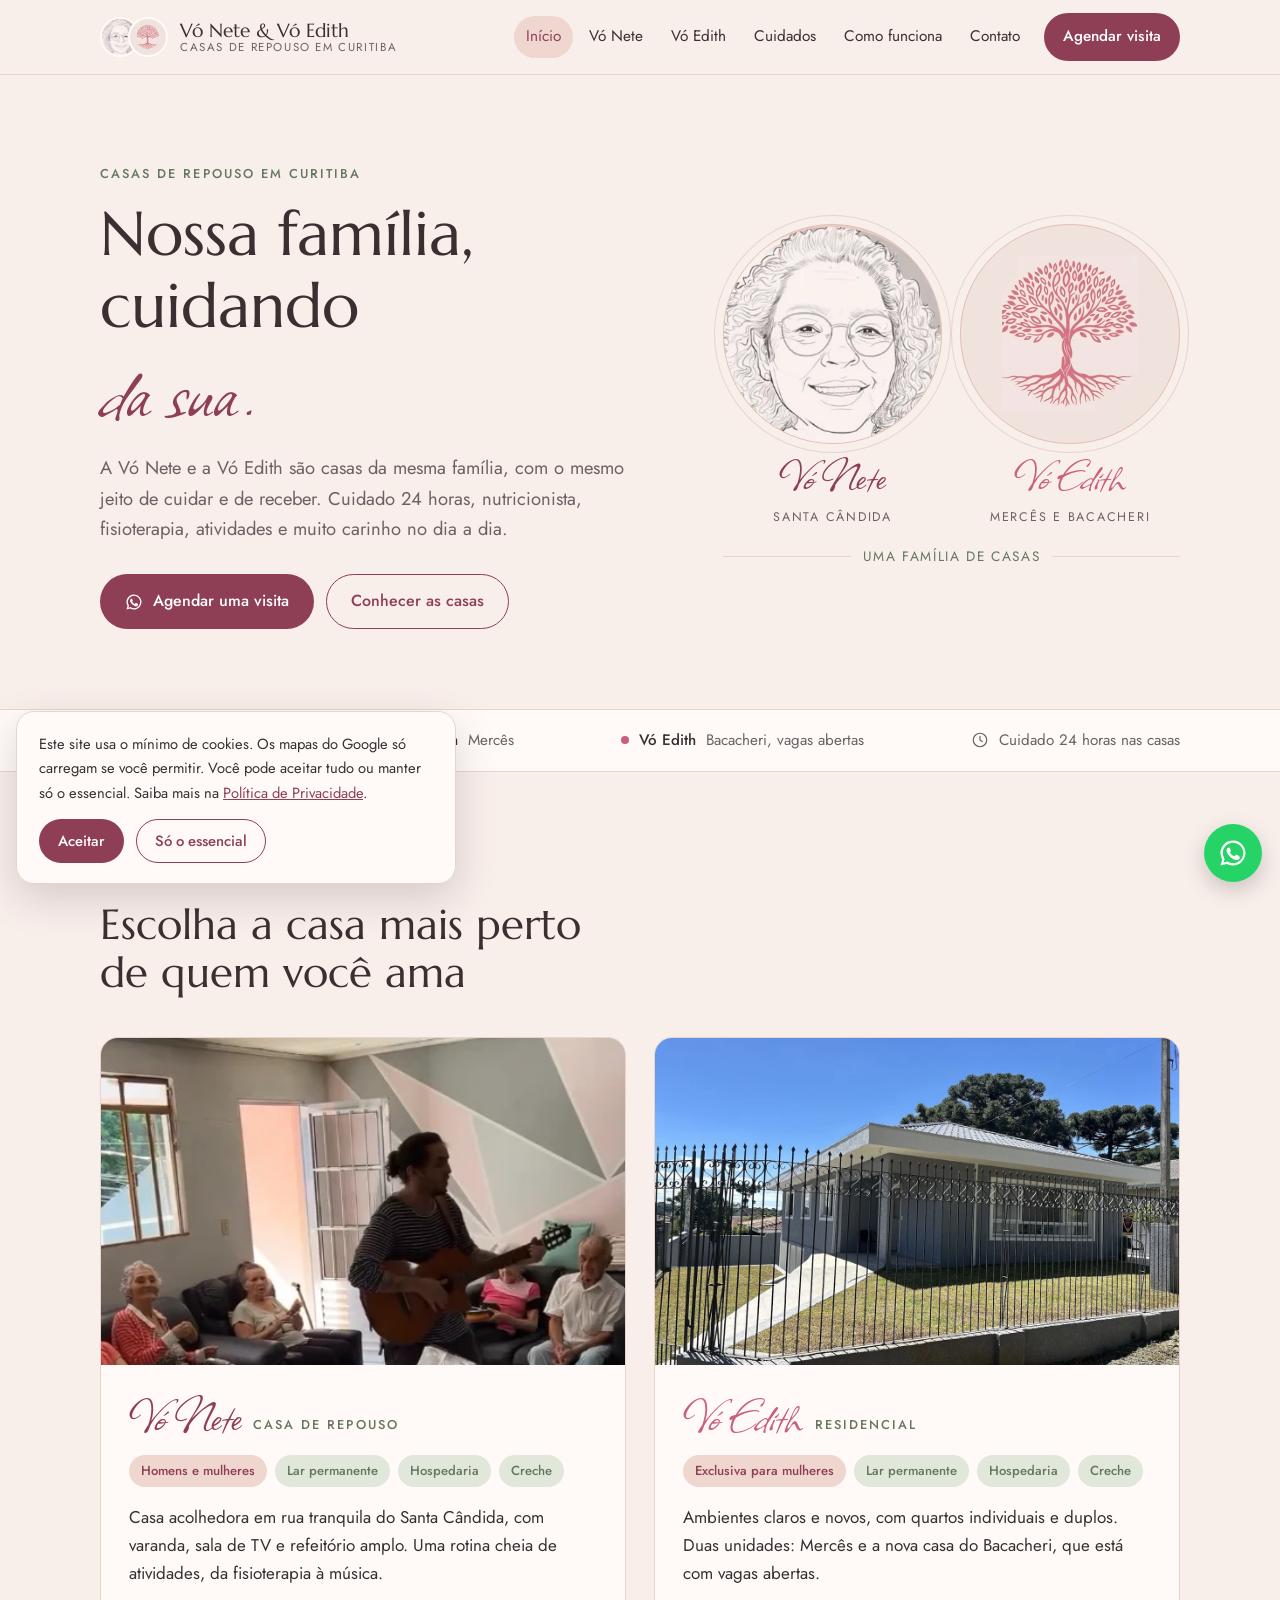
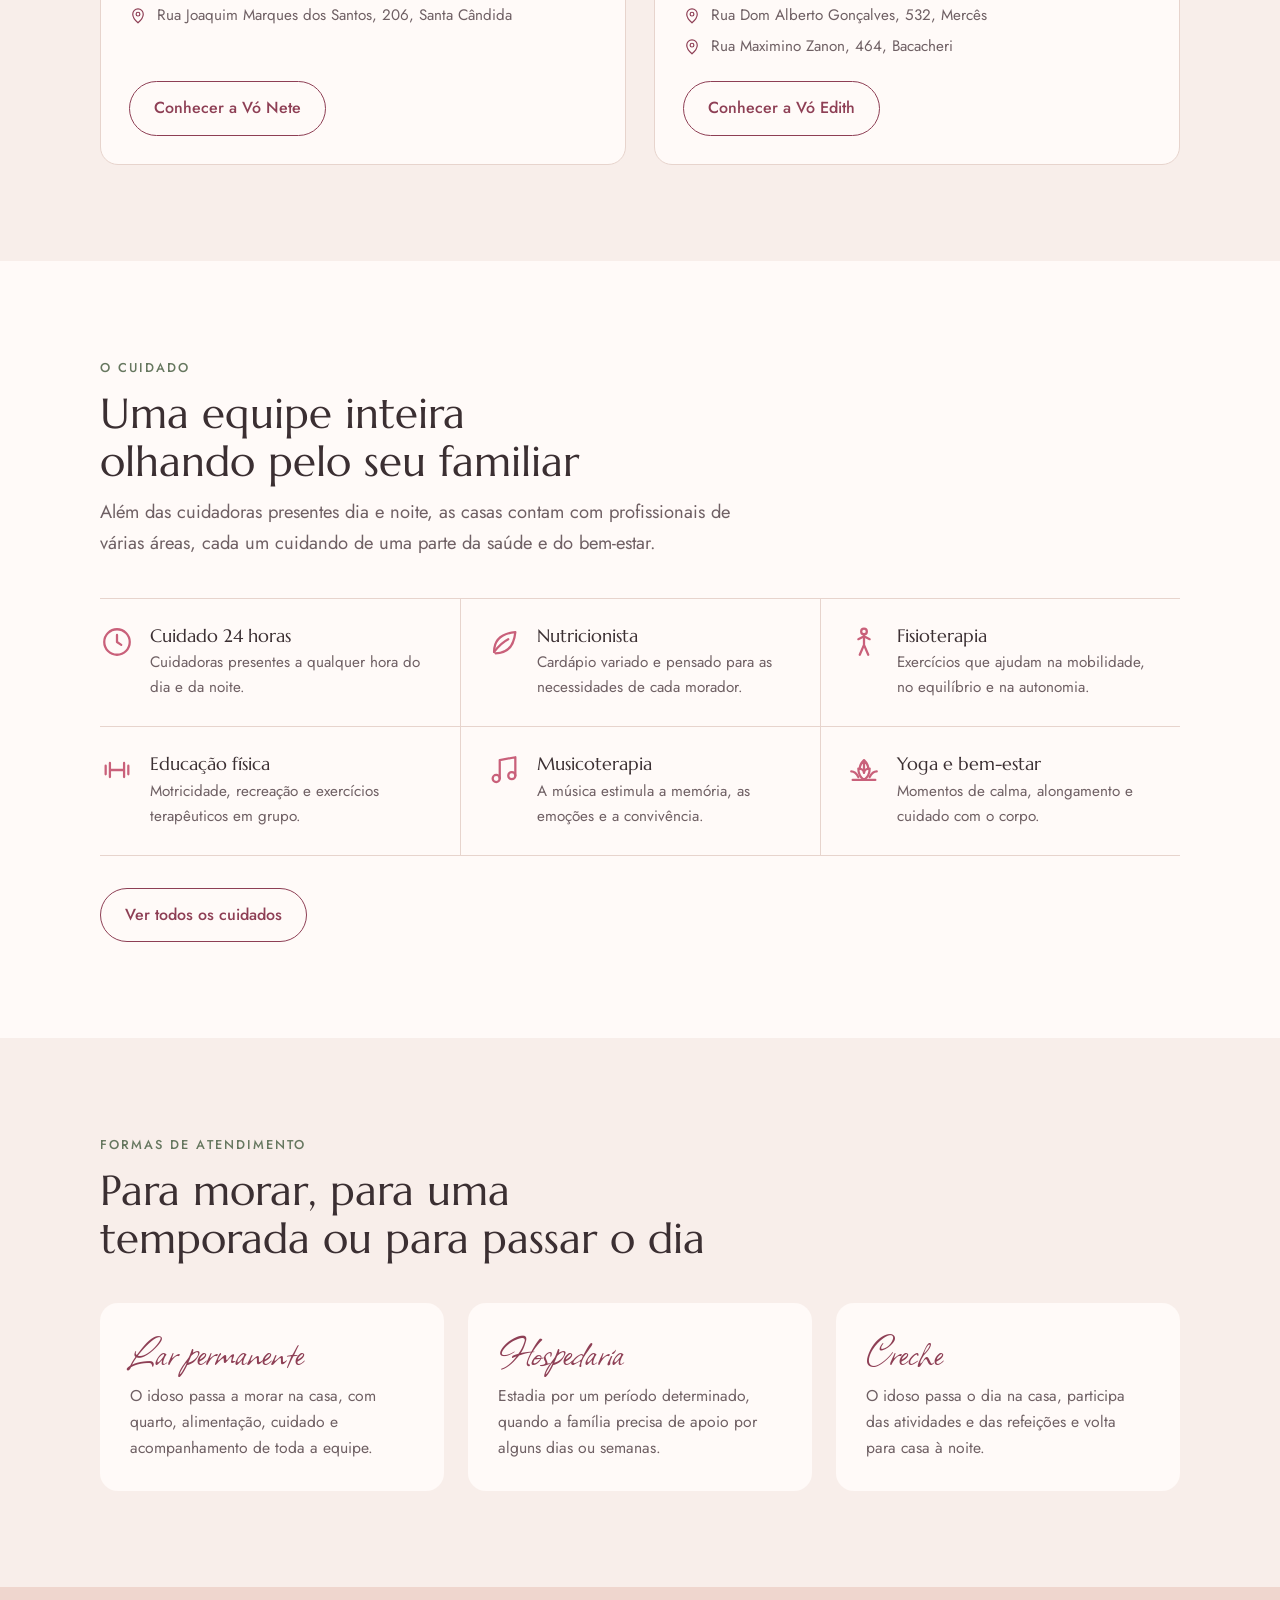
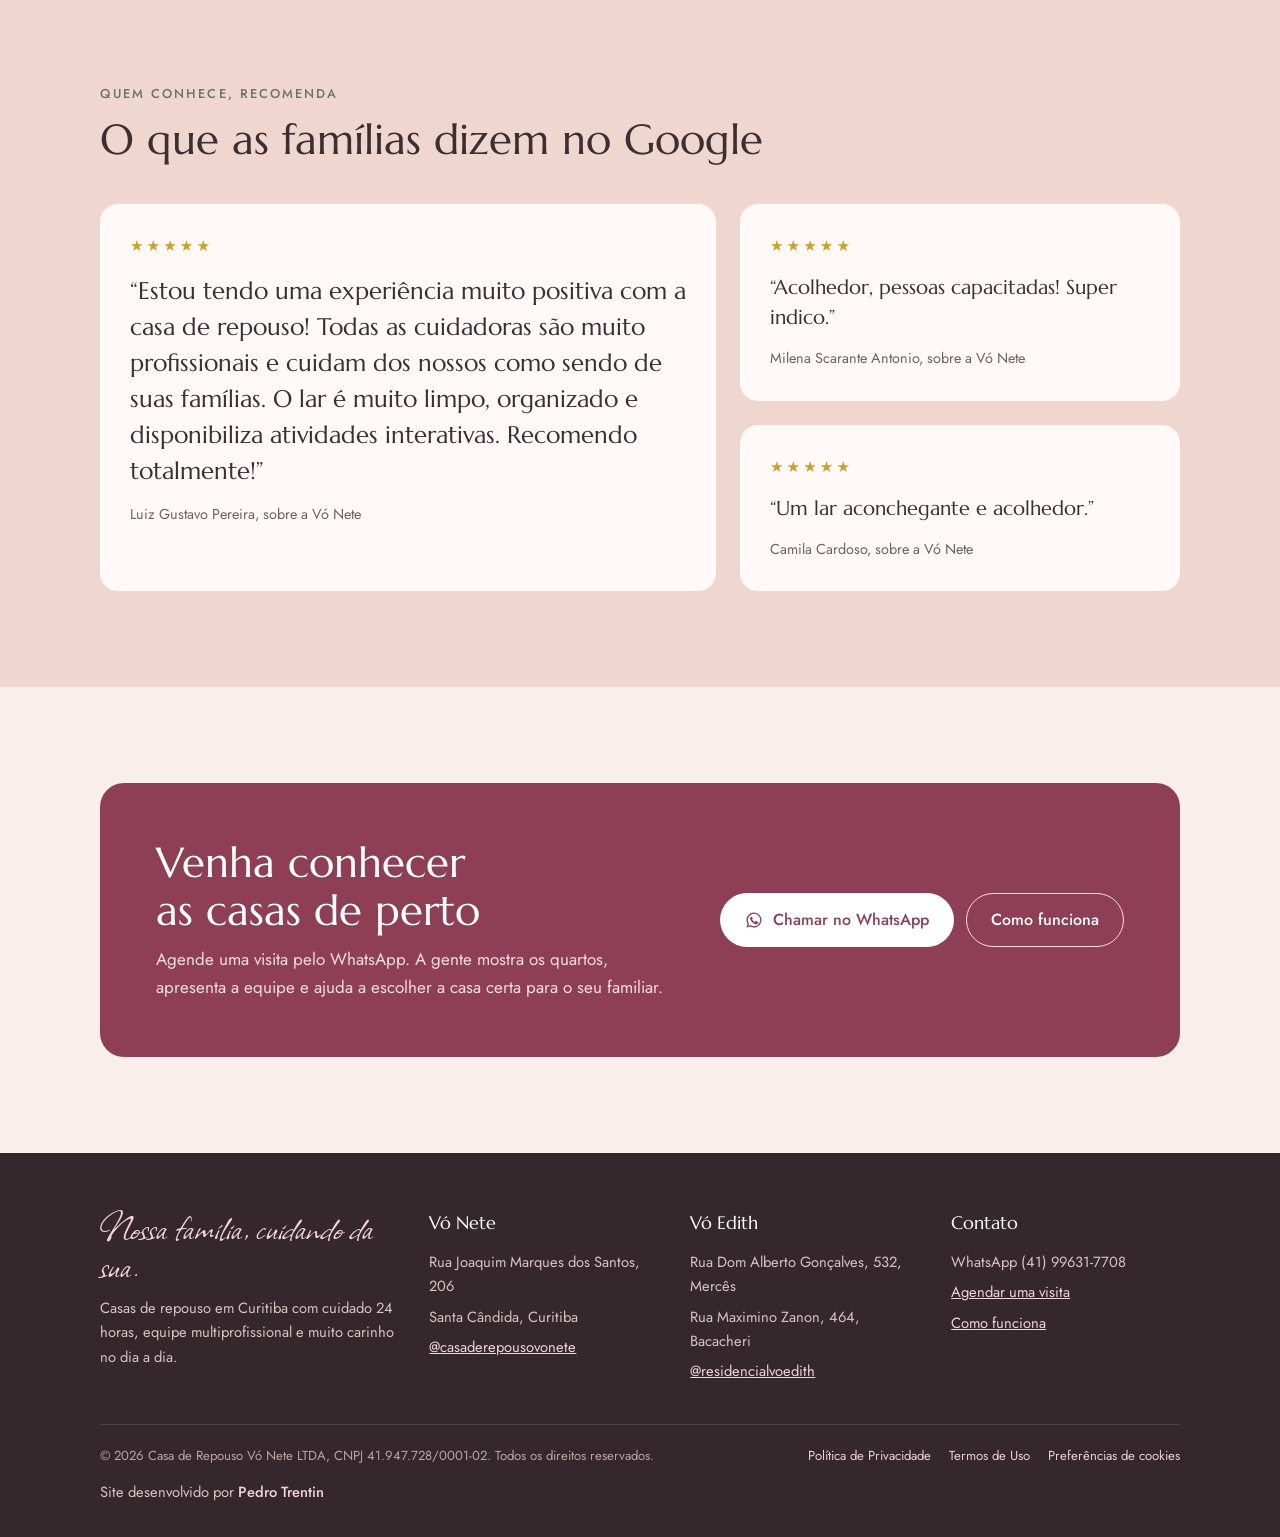
<file: index.html>
<!doctype html>
<html lang="pt-BR"><head><meta charset="utf-8"><meta name="viewport" content="width=device-width, initial-scale=1, viewport-fit=cover">
<title>Vó Nete e Vó Edith | Casas de repouso em Curitiba</title><meta name="description" content="Casas de repouso Vó Nete e Vó Edith em Curitiba: Santa Cândida, Mercês e Bacacheri. Cuidado 24 horas, equipe multiprofissional, lar permanente, hospedaria e creche.">
<meta property="og:title" content="Vó Nete e Vó Edith | Casas de repouso em Curitiba"><meta property="og:description" content="Casas de repouso Vó Nete e Vó Edith em Curitiba: Santa Cândida, Mercês e Bacacheri. Cuidado 24 horas, equipe multiprofissional, lar permanente, hospedaria e creche."><meta property="og:image" content="img/edith-fachada.webp">
<link rel="icon" href="img/nete-retrato.webp"><link rel="preload" href="assets/fonts/marcellus-latin-400-normal.woff2" as="font" type="font/woff2" crossorigin><link rel="stylesheet" href="assets/fonts.css"><link rel="stylesheet" href="assets/site.css"></head>
<body><header class="top"><div class="wrap">
<a class="brand" href="/"><span class="brand-seals"><img src="img/nete-retrato.webp" alt=""><img src="img/edith-arvore.webp" alt="" style="object-fit:contain;padding:5px;background:#F0E3DE"></span><span class="brand-name"><b>Vó Nete &amp; Vó Edith</b><small>Casas de repouso em Curitiba</small></span></a>
<button class="menu-btn" type="button" aria-label="Abrir menu" aria-expanded="false"><svg viewBox="0 0 24 24" aria-hidden="true" fill="none" stroke="currentColor" stroke-width="1.6" stroke-linecap="round" stroke-linejoin="round"><path d="M4 7h16M4 12h16M4 17h16"/></svg></button>
<nav class="nav"><a href="/" aria-current="page">Início</a><a href="/vo-nete">Vó Nete</a><a href="/vo-edith">Vó Edith</a><a href="/cuidados">Cuidados</a><a href="/como-funciona">Como funciona</a><a href="/contato">Contato</a><a class="btn btn-main" href="https://wa.me/5541996317708?text=Ol%C3%A1%21%20Vim%20pelo%20site%20e%20gostaria%20de%20agendar%20uma%20visita." target="_blank" rel="noopener">Agendar visita</a></nav>
</div></header><main><section class="hero">
  <div class="wrap">
    <div>
      <p class="eyebrow">Casas de repouso em Curitiba</p>
      <h1 style="margin-top:14px">Nossa família, cuidando <span class="script">da sua.</span></h1>
      <p class="lead">A Vó Nete e a Vó Edith são casas da mesma família, com o mesmo jeito de cuidar e de receber. Cuidado 24 horas, nutricionista, fisioterapia, atividades e muito carinho no dia a dia.</p>
      <div class="btns">
        <a class="btn btn-main" href="https://wa.me/5541996317708?text=Ol%C3%A1%21%20Vim%20pelo%20site%20e%20gostaria%20de%20agendar%20uma%20visita." target="_blank" rel="noopener"><svg viewBox="0 0 24 24" aria-hidden="true"><path fill="currentColor" d="M12 2a10 10 0 0 0-8.6 15.1L2 22l5-1.3A10 10 0 1 0 12 2zm0 18.2a8.2 8.2 0 0 1-4.2-1.2l-.3-.2-3 .8.8-2.9-.2-.3A8.2 8.2 0 1 1 12 20.2zm4.5-6.1c-.2-.1-1.5-.7-1.7-.8-.2-.1-.4-.1-.6.1l-.8 1c-.1.2-.3.2-.5.1a6.7 6.7 0 0 1-3.3-2.9c-.3-.4.2-.4.7-1.3.1-.2 0-.3 0-.4l-.8-1.8c-.2-.5-.4-.4-.6-.4h-.5a1 1 0 0 0-.7.3 3 3 0 0 0-.9 2.2 5.2 5.2 0 0 0 1.1 2.7 11.8 11.8 0 0 0 4.5 4c1.7.7 2.3.8 3.2.6.5-.1 1.5-.6 1.7-1.2.2-.6.2-1.1.1-1.2l-.4-.3z"/></svg>Agendar uma visita</a>
        <a class="btn btn-line" href="#casas">Conhecer as casas</a>
      </div>
    </div>
    <div class="duo">
      <a class="seal" href="/vo-nete">
        <div class="seal-img"><img src="img/nete-retrato.webp" alt="Ilustração da Vó Nete, símbolo da casa"></div>
        <span class="script">Vó Nete</span>
        <small>Santa Cândida</small>
      </a>
      <a class="seal edith" href="/vo-edith">
        <div class="seal-img"><img src="img/edith-arvore.webp" alt="Árvore da vida, símbolo do Residencial Vó Edith"></div>
        <span class="script">Vó Edith</span>
        <small>Mercês e Bacacheri</small>
      </a>
      <div class="duo-line">Uma família de casas</div>
    </div>
  </div>
</section>

<div class="strip">
  <div class="wrap">
    <span><i class="dot"></i><b>Vó Nete</b> Santa Cândida</span>
    <span><i class="dot e"></i><b>Vó Edith</b> Mercês</span>
    <span><i class="dot e"></i><b>Vó Edith</b> Bacacheri, vagas abertas</span>
    <span><svg viewBox="0 0 24 24" aria-hidden="true" fill="none" stroke="currentColor" stroke-width="1.6" stroke-linecap="round" stroke-linejoin="round" width="18" height="18"><circle cx="12" cy="12" r="9"/><path d="M12 7v5l3 2"/></svg>Cuidado 24 horas nas casas</span>
  </div>
</div>

<section class="section" id="casas">
  <div class="wrap">
    <div class="sec-head">
      <p class="eyebrow">As casas</p>
      <h2>Escolha a casa mais perto de quem você ama</h2>
    </div>
    <div class="houses">
      <article class="house">
        <div class="house-photo"><img src="img/nete-musica.webp" alt="Momento de música com os moradores na sala da Vó Nete" style="object-position:center 35%"></div>
        <div class="house-body">
          <div class="house-title"><span class="script">Vó Nete</span><span class="eyebrow">Casa de Repouso</span></div>
          <div class="tags"><span class="tag m">Homens e mulheres</span><span class="tag">Lar permanente</span><span class="tag">Hospedaria</span><span class="tag">Creche</span></div>
          <p>Casa acolhedora em rua tranquila do Santa Cândida, com varanda, sala de TV e refeitório amplo. Uma rotina cheia de atividades, da fisioterapia à música.</p>
          <div class="addr"><div><svg viewBox="0 0 24 24" aria-hidden="true" fill="none" stroke="currentColor" stroke-width="1.6" stroke-linecap="round" stroke-linejoin="round"><path d="M12 21s-7-6.2-7-11.5a7 7 0 0 1 14 0C19 14.8 12 21 12 21z"/><circle cx="12" cy="9.5" r="2.5"/></svg>Rua Joaquim Marques dos Santos, 206, Santa Cândida</div></div>
          <div class="btns"><a class="btn btn-line" href="/vo-nete">Conhecer a Vó Nete</a></div>
        </div>
      </article>
      <article class="house edith">
        <div class="house-photo"><img src="img/edith-fachada.webp" alt="Fachada do Residencial Vó Edith, com jardim e araucárias ao fundo"></div>
        <div class="house-body">
          <div class="house-title"><span class="script">Vó Edith</span><span class="eyebrow">Residencial</span></div>
          <div class="tags"><span class="tag m">Exclusiva para mulheres</span><span class="tag">Lar permanente</span><span class="tag">Hospedaria</span><span class="tag">Creche</span></div>
          <p>Ambientes claros e novos, com quartos individuais e duplos. Duas unidades: Mercês e a nova casa do Bacacheri, que está com vagas abertas.</p>
          <div class="addr">
            <div><svg viewBox="0 0 24 24" aria-hidden="true" fill="none" stroke="currentColor" stroke-width="1.6" stroke-linecap="round" stroke-linejoin="round"><path d="M12 21s-7-6.2-7-11.5a7 7 0 0 1 14 0C19 14.8 12 21 12 21z"/><circle cx="12" cy="9.5" r="2.5"/></svg>Rua Dom Alberto Gonçalves, 532, Mercês</div>
            <div><svg viewBox="0 0 24 24" aria-hidden="true" fill="none" stroke="currentColor" stroke-width="1.6" stroke-linecap="round" stroke-linejoin="round"><path d="M12 21s-7-6.2-7-11.5a7 7 0 0 1 14 0C19 14.8 12 21 12 21z"/><circle cx="12" cy="9.5" r="2.5"/></svg>Rua Maximino Zanon, 464, Bacacheri</div>
          </div>
          <div class="btns"><a class="btn btn-line" href="/vo-edith">Conhecer a Vó Edith</a></div>
        </div>
      </article>
    </div>
  </div>
</section>

<section class="section alt">
  <div class="wrap">
    <div class="sec-head">
      <p class="eyebrow">O cuidado</p>
      <h2>Uma equipe inteira olhando pelo seu familiar</h2>
      <p class="lead">Além das cuidadoras presentes dia e noite, as casas contam com profissionais de várias áreas, cada um cuidando de uma parte da saúde e do bem-estar.</p>
    </div>
    <div class="care">
      <div class="care-item"><svg viewBox="0 0 24 24" aria-hidden="true" fill="none" stroke="currentColor" stroke-width="1.6" stroke-linecap="round" stroke-linejoin="round" width="18" height="18"><circle cx="12" cy="12" r="9"/><path d="M12 7v5l3 2"/></svg><div><h3>Cuidado 24 horas</h3><p>Cuidadoras presentes a qualquer hora do dia e da noite.</p></div></div>
      <div class="care-item"><svg viewBox="0 0 24 24" aria-hidden="true" fill="none" stroke="currentColor" stroke-width="1.6" stroke-linecap="round" stroke-linejoin="round"><path d="M5 19c0-8 5-13 15-14-1 10-6 15-14 15"/><path d="M5 19c3-4 6-7 10-9"/></svg><div><h3>Nutricionista</h3><p>Cardápio variado e pensado para as necessidades de cada morador.</p></div></div>
      <div class="care-item"><svg viewBox="0 0 24 24" aria-hidden="true" fill="none" stroke="currentColor" stroke-width="1.6" stroke-linecap="round" stroke-linejoin="round"><circle cx="12" cy="4.5" r="2"/><path d="M12 7v7M8 10l4-2 4 2M9 21l3-7 3 7"/></svg><div><h3>Fisioterapia</h3><p>Exercícios que ajudam na mobilidade, no equilíbrio e na autonomia.</p></div></div>
      <div class="care-item"><svg viewBox="0 0 24 24" aria-hidden="true" fill="none" stroke="currentColor" stroke-width="1.6" stroke-linecap="round" stroke-linejoin="round"><path d="M4 9v6M7 7v10M17 7v10M20 9v6M7 12h10"/></svg><div><h3>Educação física</h3><p>Motricidade, recreação e exercícios terapêuticos em grupo.</p></div></div>
      <div class="care-item"><svg viewBox="0 0 24 24" aria-hidden="true" fill="none" stroke="currentColor" stroke-width="1.6" stroke-linecap="round" stroke-linejoin="round"><path d="M9 18V5l11-2v13"/><circle cx="6.5" cy="18" r="2.5"/><circle cx="17.5" cy="16" r="2.5"/></svg><div><h3>Musicoterapia</h3><p>A música estimula a memória, as emoções e a convivência.</p></div></div>
      <div class="care-item"><svg viewBox="0 0 24 24" aria-hidden="true" fill="none" stroke="currentColor" stroke-width="1.6" stroke-linecap="round" stroke-linejoin="round"><path d="M12 19c-3-2-4-5-4-8 2 0 4 1 4 3 0-2 2-3 4-3 0 3-1 6-4 8z"/><path d="M12 14c0-4 0-7 0-9 2 2 3 4 3 6M12 5c-2 2-3 4-3 6"/><path d="M3 13c2 0 4 2 5 4M21 13c-2 0-4 2-5 4M4 19h16"/></svg><div><h3>Yoga e bem-estar</h3><p>Momentos de calma, alongamento e cuidado com o corpo.</p></div></div>
    </div>
    <div class="btns" style="margin-top:32px"><a class="btn btn-line" href="/cuidados">Ver todos os cuidados</a></div>
  </div>
</section>

<section class="section">
  <div class="wrap">
    <div class="sec-head">
      <p class="eyebrow">Formas de atendimento</p>
      <h2>Para morar, para uma temporada ou para passar o dia</h2>
    </div>
    <div class="modes">
      <div class="mode"><span class="script">Lar permanente</span><p>O idoso passa a morar na casa, com quarto, alimentação, cuidado e acompanhamento de toda a equipe.</p></div>
      <div class="mode"><span class="script">Hospedaria</span><p>Estadia por um período determinado, quando a família precisa de apoio por alguns dias ou semanas.</p></div>
      <div class="mode"><span class="script">Creche</span><p>O idoso passa o dia na casa, participa das atividades e das refeições e volta para casa à noite.</p></div>
    </div>
  </div>
</section>

<section class="section blush">
  <div class="wrap">
    <div class="sec-head">
      <p class="eyebrow">Quem conhece, recomenda</p>
      <h2>O que as famílias dizem no Google</h2>
    </div>
    <div class="quotes">
      <figure class="quote big" style="margin:0">
        <span class="stars" aria-label="5 estrelas">★★★★★</span>
        <blockquote>“Estou tendo uma experiência muito positiva com a casa de repouso! Todas as cuidadoras são muito profissionais e cuidam dos nossos como sendo de suas famílias. O lar é muito limpo, organizado e disponibiliza atividades interativas. Recomendo totalmente!”</blockquote>
        <cite>Luiz Gustavo Pereira, sobre a Vó Nete</cite>
      </figure>
      <div class="quote-col">
        <figure class="quote" style="margin:0">
          <span class="stars" aria-label="5 estrelas">★★★★★</span>
          <blockquote>“Acolhedor, pessoas capacitadas! Super indico.”</blockquote>
          <cite>Milena Scarante Antonio, sobre a Vó Nete</cite>
        </figure>
        <figure class="quote" style="margin:0">
          <span class="stars" aria-label="5 estrelas">★★★★★</span>
          <blockquote>“Um lar aconchegante e acolhedor.”</blockquote>
          <cite>Camila Cardoso, sobre a Vó Nete</cite>
        </figure>
      </div>
    </div>
  </div>
</section>

<section class="section">
  <div class="wrap">
    <div class="cta">
      <div>
        <h2>Venha conhecer as casas de perto</h2>
        <p>Agende uma visita pelo WhatsApp. A gente mostra os quartos, apresenta a equipe e ajuda a escolher a casa certa para o seu familiar.</p>
      </div>
      <div class="btns">
        <a class="btn btn-main" href="https://wa.me/5541996317708?text=Ol%C3%A1%21%20Vim%20pelo%20site%20e%20gostaria%20de%20agendar%20uma%20visita." target="_blank" rel="noopener"><svg viewBox="0 0 24 24" aria-hidden="true"><path fill="currentColor" d="M12 2a10 10 0 0 0-8.6 15.1L2 22l5-1.3A10 10 0 1 0 12 2zm0 18.2a8.2 8.2 0 0 1-4.2-1.2l-.3-.2-3 .8.8-2.9-.2-.3A8.2 8.2 0 1 1 12 20.2zm4.5-6.1c-.2-.1-1.5-.7-1.7-.8-.2-.1-.4-.1-.6.1l-.8 1c-.1.2-.3.2-.5.1a6.7 6.7 0 0 1-3.3-2.9c-.3-.4.2-.4.7-1.3.1-.2 0-.3 0-.4l-.8-1.8c-.2-.5-.4-.4-.6-.4h-.5a1 1 0 0 0-.7.3 3 3 0 0 0-.9 2.2 5.2 5.2 0 0 0 1.1 2.7 11.8 11.8 0 0 0 4.5 4c1.7.7 2.3.8 3.2.6.5-.1 1.5-.6 1.7-1.2.2-.6.2-1.1.1-1.2l-.4-.3z"/></svg>Chamar no WhatsApp</a>
        <a class="btn btn-line" href="/como-funciona">Como funciona</a>
      </div>
    </div>
  </div>
</section>
</main><footer class="foot"><div class="wrap">
<div class="foot-grid">
<div><span class="script">Nossa família, cuidando da sua.</span><p style="margin-top:12px">Casas de repouso em Curitiba com cuidado 24 horas, equipe multiprofissional e muito carinho no dia a dia.</p></div>
<div><h4>Vó Nete</h4><ul><li>Rua Joaquim Marques dos Santos, 206</li><li>Santa Cândida, Curitiba</li><li><a href="https://instagram.com/casaderepousovonete" target="_blank" rel="noopener">@casaderepousovonete</a></li></ul></div>
<div><h4>Vó Edith</h4><ul><li>Rua Dom Alberto Gonçalves, 532, Mercês</li><li>Rua Maximino Zanon, 464, Bacacheri</li><li><a href="https://instagram.com/residencialvoedith" target="_blank" rel="noopener">@residencialvoedith</a></li></ul></div>
<div><h4>Contato</h4><ul><li>WhatsApp (41) 99631-7708</li><li><a href="https://wa.me/5541996317708?text=Ol%C3%A1%21%20Vim%20pelo%20site%20e%20gostaria%20de%20agendar%20uma%20visita." target="_blank" rel="noopener">Agendar uma visita</a></li><li><a href="/como-funciona">Como funciona</a></li></ul></div>
</div>
<div class="foot-base">
<span>© 2026 Casa de Repouso Vó Nete LTDA, CNPJ 41.947.728/0001-02. Todos os direitos reservados.</span>
<nav class="foot-legal" aria-label="Informações legais"><a href="/privacidade">Política de Privacidade</a><a href="/termos">Termos de Uso</a><button type="button" class="linklike" data-cookie-open>Preferências de cookies</button></nav>
</div>
<p class="credit">Site desenvolvido por <a href="https://www.instagram.com/ph.trentin/" target="_blank" rel="noopener">Pedro Trentin</a></p>
</div></footer>
<div class="cookie" id="cookie-banner" role="dialog" aria-live="polite" aria-label="Aviso de cookies" hidden>
<p>Este site usa o mínimo de cookies. Os mapas do Google só carregam se você permitir. Você pode aceitar tudo ou manter só o essencial. Saiba mais na <a href="/privacidade">Política de Privacidade</a>.</p>
<div class="btns"><button type="button" class="btn btn-main" data-cookie="all">Aceitar</button><button type="button" class="btn btn-line" data-cookie="essential">Só o essencial</button></div>
</div>
<a class="wa-float" href="https://wa.me/5541996317708?text=Ol%C3%A1%21%20Vim%20pelo%20site%20e%20gostaria%20de%20agendar%20uma%20visita." target="_blank" rel="noopener" aria-label="Conversar no WhatsApp"><svg viewBox="0 0 24 24" aria-hidden="true"><path fill="currentColor" d="M12 2a10 10 0 0 0-8.6 15.1L2 22l5-1.3A10 10 0 1 0 12 2zm0 18.2a8.2 8.2 0 0 1-4.2-1.2l-.3-.2-3 .8.8-2.9-.2-.3A8.2 8.2 0 1 1 12 20.2zm4.5-6.1c-.2-.1-1.5-.7-1.7-.8-.2-.1-.4-.1-.6.1l-.8 1c-.1.2-.3.2-.5.1a6.7 6.7 0 0 1-3.3-2.9c-.3-.4.2-.4.7-1.3.1-.2 0-.3 0-.4l-.8-1.8c-.2-.5-.4-.4-.6-.4h-.5a1 1 0 0 0-.7.3 3 3 0 0 0-.9 2.2 5.2 5.2 0 0 0 1.1 2.7 11.8 11.8 0 0 0 4.5 4c1.7.7 2.3.8 3.2.6.5-.1 1.5-.6 1.7-1.2.2-.6.2-1.1.1-1.2l-.4-.3z"/></svg></a><script src="assets/site.js"></script></body></html>
</file>
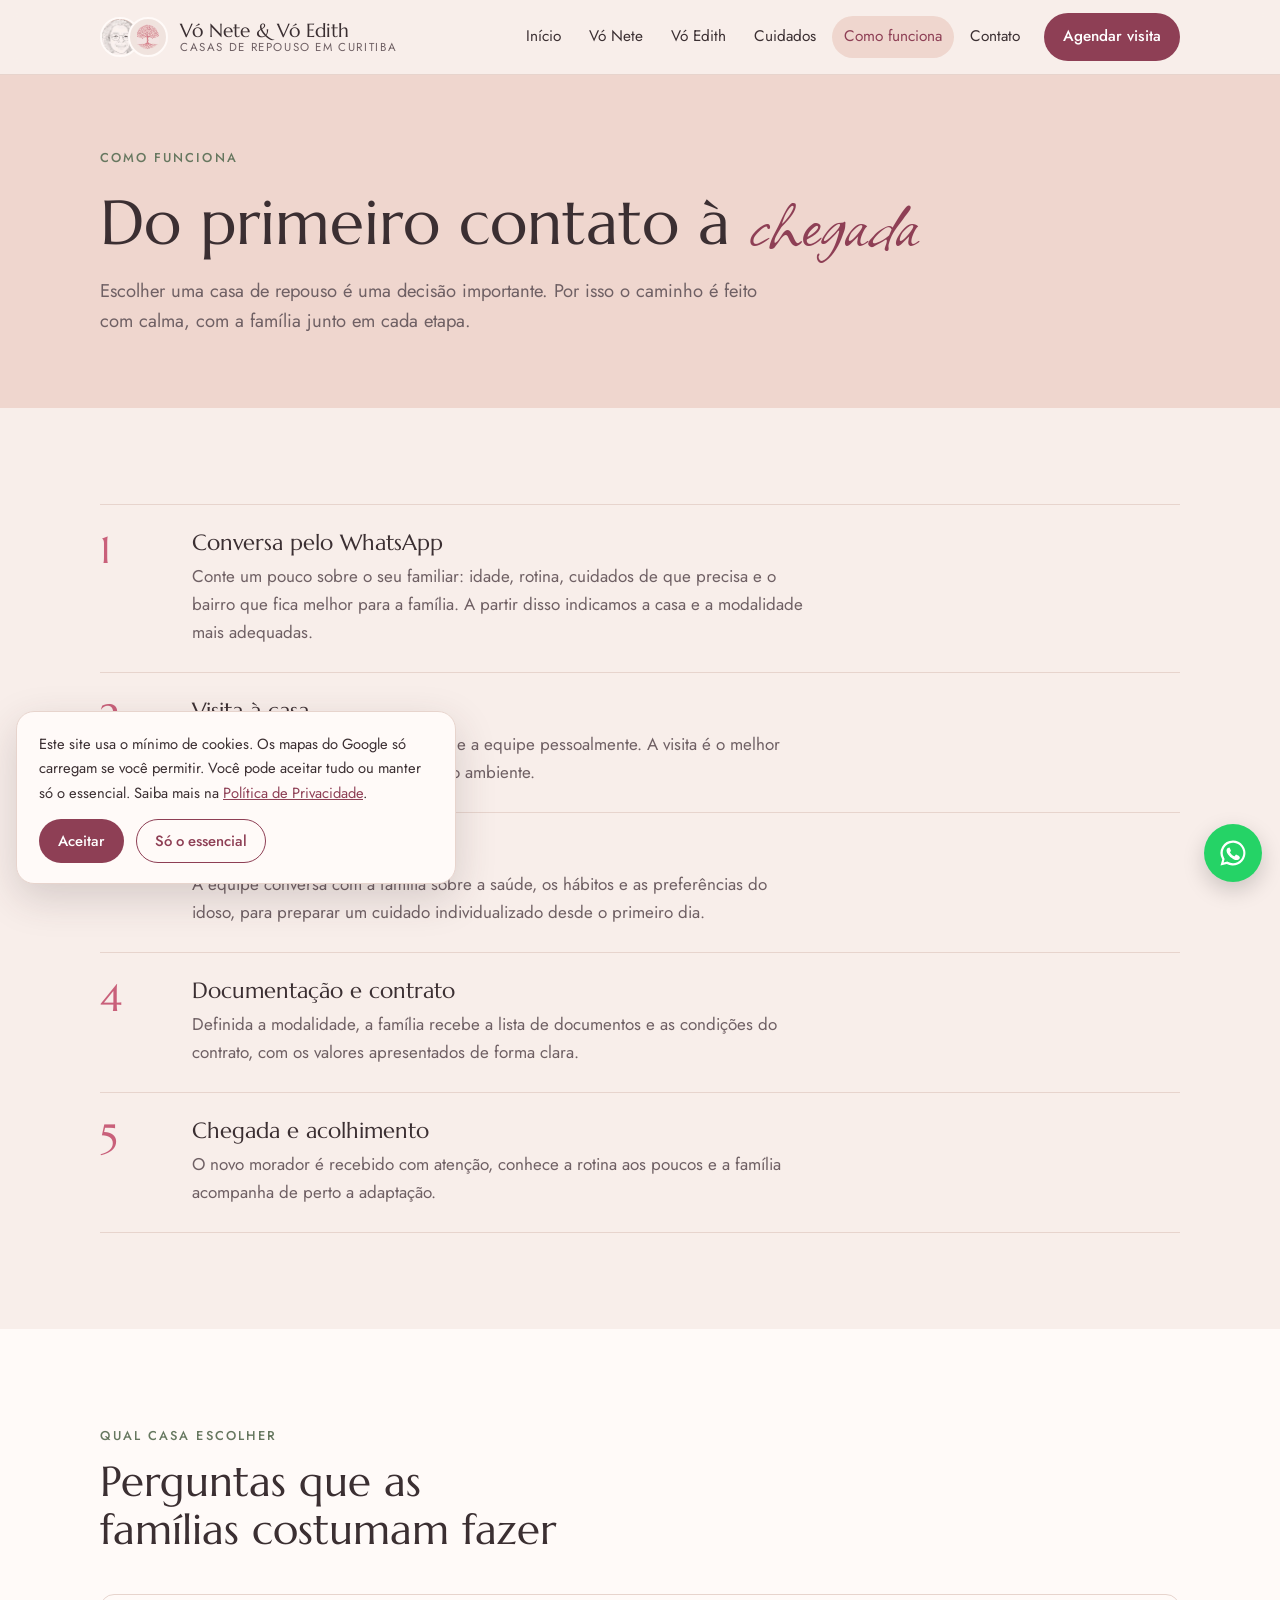
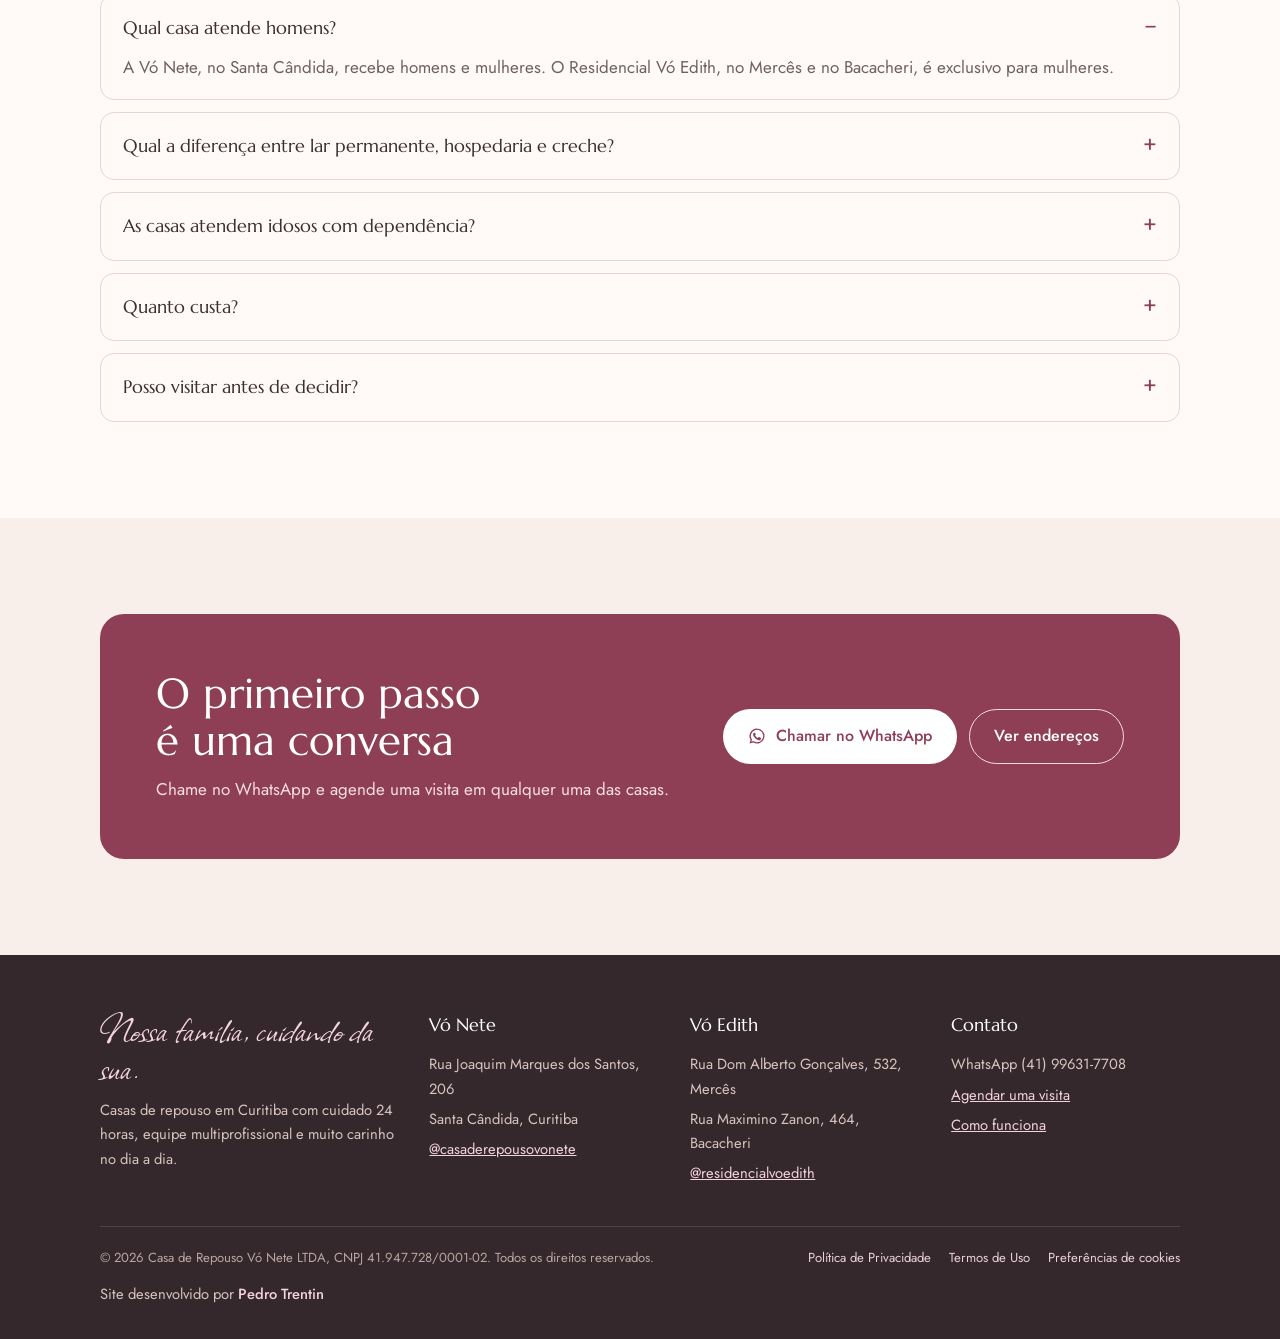
<file: como-funciona.html>
<!doctype html>
<html lang="pt-BR"><head><meta charset="utf-8"><meta name="viewport" content="width=device-width, initial-scale=1, viewport-fit=cover">
<title>Como funciona | Vó Nete e Vó Edith</title><meta name="description" content="Como escolher e contratar uma casa de repouso Vó Nete ou Vó Edith, passo a passo.">
<meta property="og:title" content="Como funciona | Vó Nete e Vó Edith"><meta property="og:description" content="Como escolher e contratar uma casa de repouso Vó Nete ou Vó Edith, passo a passo."><meta property="og:image" content="img/edith-fachada.webp">
<link rel="icon" href="img/nete-retrato.webp"><link rel="preload" href="assets/fonts/marcellus-latin-400-normal.woff2" as="font" type="font/woff2" crossorigin><link rel="stylesheet" href="assets/fonts.css"><link rel="stylesheet" href="assets/site.css"></head>
<body><header class="top"><div class="wrap">
<a class="brand" href="/"><span class="brand-seals"><img src="img/nete-retrato.webp" alt=""><img src="img/edith-arvore.webp" alt="" style="object-fit:contain;padding:5px;background:#F0E3DE"></span><span class="brand-name"><b>Vó Nete &amp; Vó Edith</b><small>Casas de repouso em Curitiba</small></span></a>
<button class="menu-btn" type="button" aria-label="Abrir menu" aria-expanded="false"><svg viewBox="0 0 24 24" aria-hidden="true" fill="none" stroke="currentColor" stroke-width="1.6" stroke-linecap="round" stroke-linejoin="round"><path d="M4 7h16M4 12h16M4 17h16"/></svg></button>
<nav class="nav"><a href="/">Início</a><a href="/vo-nete">Vó Nete</a><a href="/vo-edith">Vó Edith</a><a href="/cuidados">Cuidados</a><a href="/como-funciona" aria-current="page">Como funciona</a><a href="/contato">Contato</a><a class="btn btn-main" href="https://wa.me/5541996317708?text=Ol%C3%A1%21%20Vim%20pelo%20site%20e%20gostaria%20de%20agendar%20uma%20visita." target="_blank" rel="noopener">Agendar visita</a></nav>
</div></header><main><section class="banner plain">
  <div class="wrap">
    <div>
      <p class="eyebrow">Como funciona</p>
      <h1 style="margin-top:12px">Do primeiro contato à <span class="script">chegada</span></h1>
      <p class="lead">Escolher uma casa de repouso é uma decisão importante. Por isso o caminho é feito com calma, com a família junto em cada etapa.</p>
    </div>
  </div>
</section>

<section class="section">
  <div class="wrap">
    <ol class="steps">
      <li><div><h3>Conversa pelo WhatsApp</h3><p>Conte um pouco sobre o seu familiar: idade, rotina, cuidados de que precisa e o bairro que fica melhor para a família. A partir disso indicamos a casa e a modalidade mais adequadas.</p></div></li>
      <li><div><h3>Visita à casa</h3><p>Venha conhecer os quartos, as salas e a equipe pessoalmente. A visita é o melhor momento para tirar dúvidas e sentir o ambiente.</p></div></li>
      <li><div><h3>Avaliação do morador</h3><p>A equipe conversa com a família sobre a saúde, os hábitos e as preferências do idoso, para preparar um cuidado individualizado desde o primeiro dia.</p></div></li>
      <li><div><h3>Documentação e contrato</h3><p>Definida a modalidade, a família recebe a lista de documentos e as condições do contrato, com os valores apresentados de forma clara.</p></div></li>
      <li><div><h3>Chegada e acolhimento</h3><p>O novo morador é recebido com atenção, conhece a rotina aos poucos e a família acompanha de perto a adaptação.</p></div></li>
    </ol>
  </div>
</section>

<section class="section alt">
  <div class="wrap">
    <div class="sec-head">
      <p class="eyebrow">Qual casa escolher</p>
      <h2>Perguntas que as famílias costumam fazer</h2>
    </div>
    <div class="faq">
      <details open><summary>Qual casa atende homens?</summary><p>A Vó Nete, no Santa Cândida, recebe homens e mulheres. O Residencial Vó Edith, no Mercês e no Bacacheri, é exclusivo para mulheres.</p></details>
      <details><summary>Qual a diferença entre lar permanente, hospedaria e creche?</summary><p>No lar permanente o idoso passa a morar na casa. Na hospedaria ele fica por um período combinado. Na creche passa o dia com a gente e volta para casa no fim do dia.</p></details>
      <details><summary>As casas atendem idosos com dependência?</summary><p>Sim, as casas atendem diferentes graus de dependência. Na visita e na avaliação a equipe entende a necessidade do seu familiar e explica como vai ser o cuidado.</p></details>
      <details><summary>Quanto custa?</summary><p>O valor depende da casa, da modalidade e do cuidado de que o idoso precisa. Os valores são apresentados na conversa e na visita.</p></details>
      <details><summary>Posso visitar antes de decidir?</summary><p>Pode e deve. É só chamar no WhatsApp para marcar o melhor dia e horário.</p></details>
    </div>
  </div>
</section>

<section class="section">
  <div class="wrap">
    <div class="cta">
      <div>
        <h2>O primeiro passo é uma conversa</h2>
        <p>Chame no WhatsApp e agende uma visita em qualquer uma das casas.</p>
      </div>
      <div class="btns">
        <a class="btn btn-main" href="https://wa.me/5541996317708?text=Ol%C3%A1%21%20Vim%20pelo%20site%20e%20gostaria%20de%20agendar%20uma%20visita." target="_blank" rel="noopener"><svg viewBox="0 0 24 24" aria-hidden="true"><path fill="currentColor" d="M12 2a10 10 0 0 0-8.6 15.1L2 22l5-1.3A10 10 0 1 0 12 2zm0 18.2a8.2 8.2 0 0 1-4.2-1.2l-.3-.2-3 .8.8-2.9-.2-.3A8.2 8.2 0 1 1 12 20.2zm4.5-6.1c-.2-.1-1.5-.7-1.7-.8-.2-.1-.4-.1-.6.1l-.8 1c-.1.2-.3.2-.5.1a6.7 6.7 0 0 1-3.3-2.9c-.3-.4.2-.4.7-1.3.1-.2 0-.3 0-.4l-.8-1.8c-.2-.5-.4-.4-.6-.4h-.5a1 1 0 0 0-.7.3 3 3 0 0 0-.9 2.2 5.2 5.2 0 0 0 1.1 2.7 11.8 11.8 0 0 0 4.5 4c1.7.7 2.3.8 3.2.6.5-.1 1.5-.6 1.7-1.2.2-.6.2-1.1.1-1.2l-.4-.3z"/></svg>Chamar no WhatsApp</a>
        <a class="btn btn-line" href="/contato">Ver endereços</a>
      </div>
    </div>
  </div>
</section>
</main><footer class="foot"><div class="wrap">
<div class="foot-grid">
<div><span class="script">Nossa família, cuidando da sua.</span><p style="margin-top:12px">Casas de repouso em Curitiba com cuidado 24 horas, equipe multiprofissional e muito carinho no dia a dia.</p></div>
<div><h4>Vó Nete</h4><ul><li>Rua Joaquim Marques dos Santos, 206</li><li>Santa Cândida, Curitiba</li><li><a href="https://instagram.com/casaderepousovonete" target="_blank" rel="noopener">@casaderepousovonete</a></li></ul></div>
<div><h4>Vó Edith</h4><ul><li>Rua Dom Alberto Gonçalves, 532, Mercês</li><li>Rua Maximino Zanon, 464, Bacacheri</li><li><a href="https://instagram.com/residencialvoedith" target="_blank" rel="noopener">@residencialvoedith</a></li></ul></div>
<div><h4>Contato</h4><ul><li>WhatsApp (41) 99631-7708</li><li><a href="https://wa.me/5541996317708?text=Ol%C3%A1%21%20Vim%20pelo%20site%20e%20gostaria%20de%20agendar%20uma%20visita." target="_blank" rel="noopener">Agendar uma visita</a></li><li><a href="/como-funciona">Como funciona</a></li></ul></div>
</div>
<div class="foot-base">
<span>© 2026 Casa de Repouso Vó Nete LTDA, CNPJ 41.947.728/0001-02. Todos os direitos reservados.</span>
<nav class="foot-legal" aria-label="Informações legais"><a href="/privacidade">Política de Privacidade</a><a href="/termos">Termos de Uso</a><button type="button" class="linklike" data-cookie-open>Preferências de cookies</button></nav>
</div>
<p class="credit">Site desenvolvido por <a href="https://www.instagram.com/ph.trentin/" target="_blank" rel="noopener">Pedro Trentin</a></p>
</div></footer>
<div class="cookie" id="cookie-banner" role="dialog" aria-live="polite" aria-label="Aviso de cookies" hidden>
<p>Este site usa o mínimo de cookies. Os mapas do Google só carregam se você permitir. Você pode aceitar tudo ou manter só o essencial. Saiba mais na <a href="/privacidade">Política de Privacidade</a>.</p>
<div class="btns"><button type="button" class="btn btn-main" data-cookie="all">Aceitar</button><button type="button" class="btn btn-line" data-cookie="essential">Só o essencial</button></div>
</div>
<a class="wa-float" href="https://wa.me/5541996317708?text=Ol%C3%A1%21%20Vim%20pelo%20site%20e%20gostaria%20de%20agendar%20uma%20visita." target="_blank" rel="noopener" aria-label="Conversar no WhatsApp"><svg viewBox="0 0 24 24" aria-hidden="true"><path fill="currentColor" d="M12 2a10 10 0 0 0-8.6 15.1L2 22l5-1.3A10 10 0 1 0 12 2zm0 18.2a8.2 8.2 0 0 1-4.2-1.2l-.3-.2-3 .8.8-2.9-.2-.3A8.2 8.2 0 1 1 12 20.2zm4.5-6.1c-.2-.1-1.5-.7-1.7-.8-.2-.1-.4-.1-.6.1l-.8 1c-.1.2-.3.2-.5.1a6.7 6.7 0 0 1-3.3-2.9c-.3-.4.2-.4.7-1.3.1-.2 0-.3 0-.4l-.8-1.8c-.2-.5-.4-.4-.6-.4h-.5a1 1 0 0 0-.7.3 3 3 0 0 0-.9 2.2 5.2 5.2 0 0 0 1.1 2.7 11.8 11.8 0 0 0 4.5 4c1.7.7 2.3.8 3.2.6.5-.1 1.5-.6 1.7-1.2.2-.6.2-1.1.1-1.2l-.4-.3z"/></svg></a><script src="assets/site.js"></script></body></html>
</file>
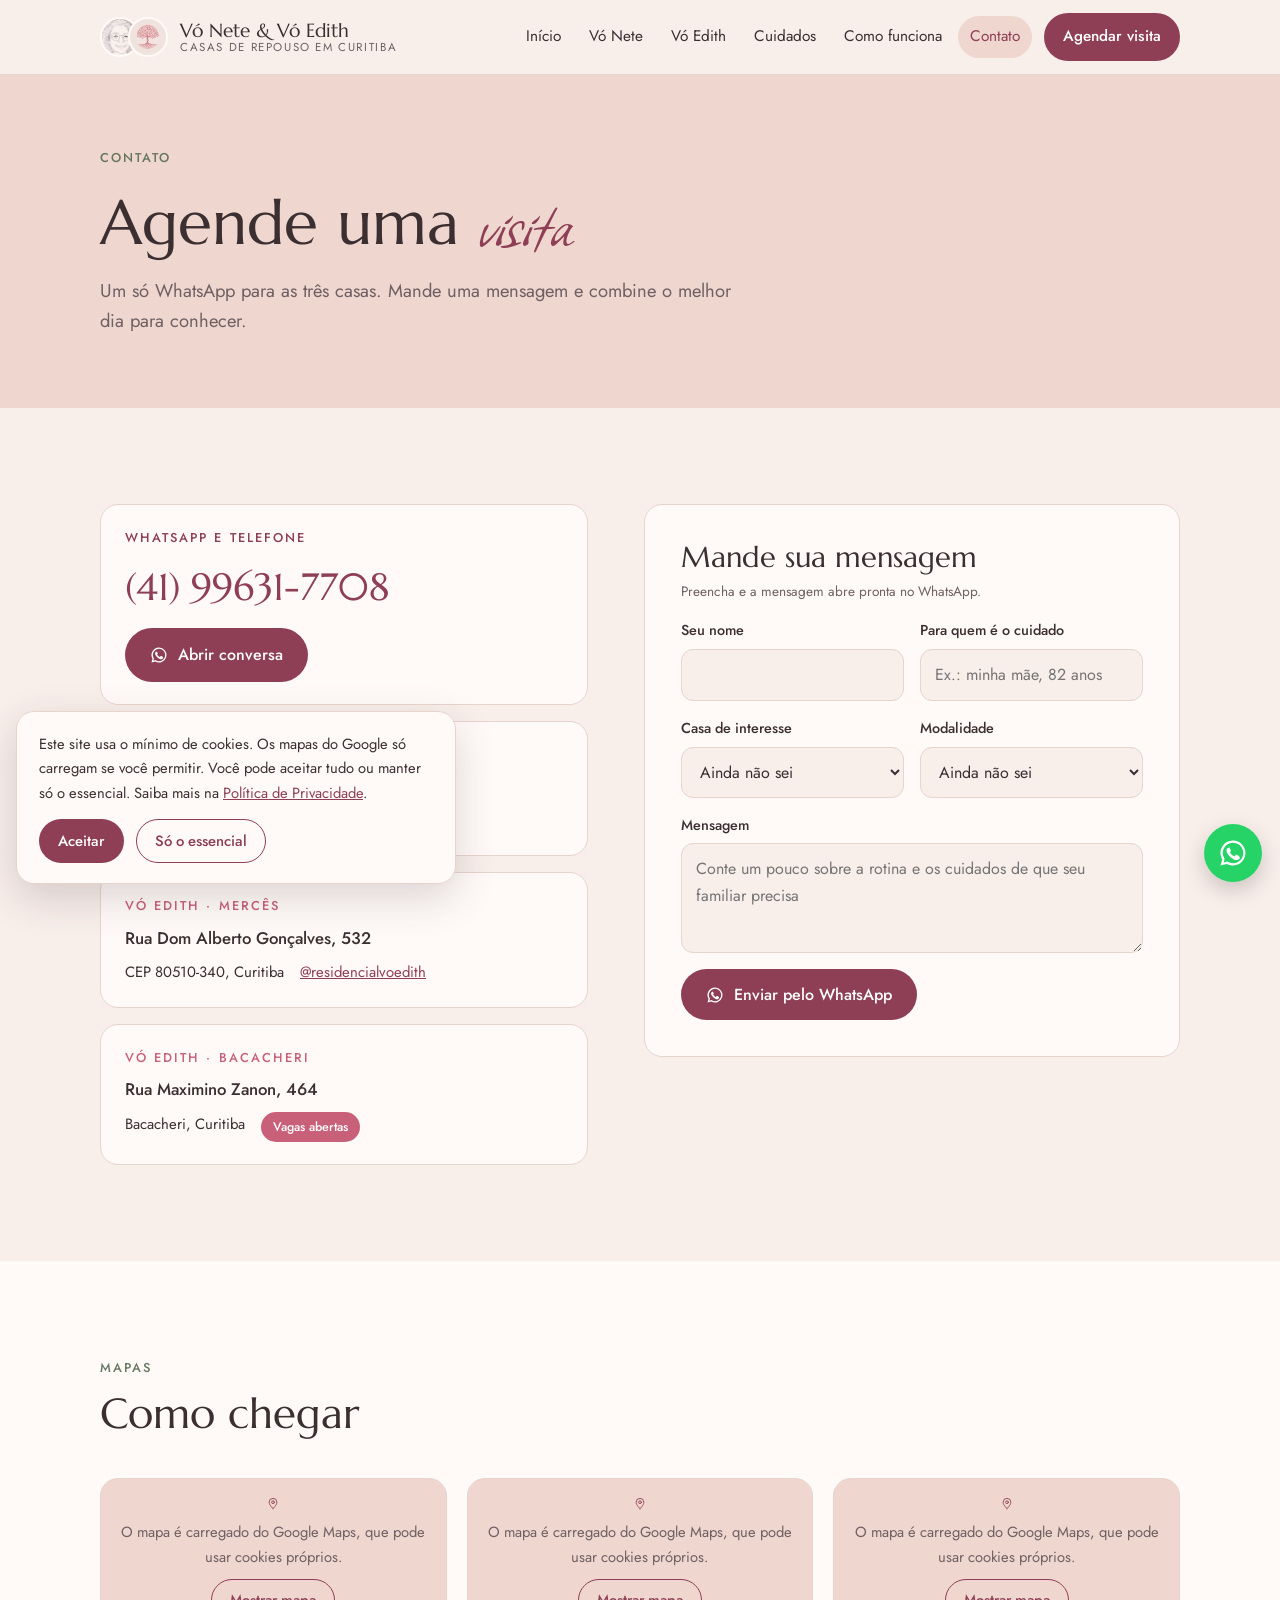
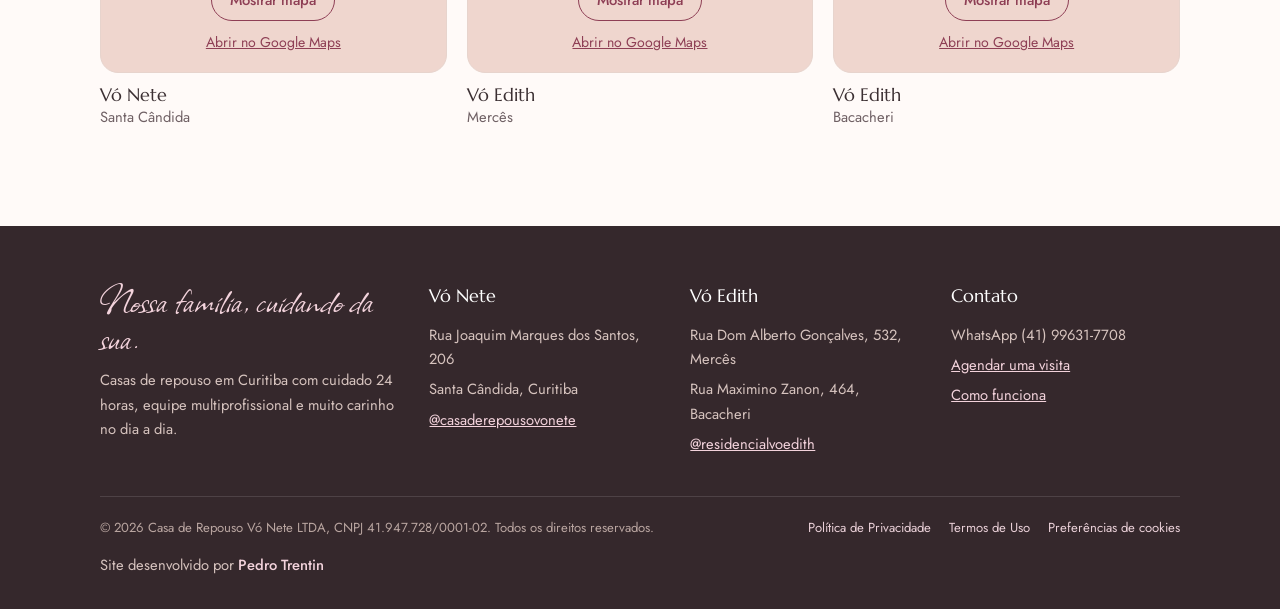
<file: contato.html>
<!doctype html>
<html lang="pt-BR"><head><meta charset="utf-8"><meta name="viewport" content="width=device-width, initial-scale=1, viewport-fit=cover">
<title>Contato | Vó Nete e Vó Edith</title><meta name="description" content="WhatsApp, endereços e mapas das casas de repouso Vó Nete e Vó Edith em Curitiba.">
<meta property="og:title" content="Contato | Vó Nete e Vó Edith"><meta property="og:description" content="WhatsApp, endereços e mapas das casas de repouso Vó Nete e Vó Edith em Curitiba."><meta property="og:image" content="img/edith-fachada.webp">
<link rel="icon" href="img/nete-retrato.webp"><link rel="preload" href="assets/fonts/marcellus-latin-400-normal.woff2" as="font" type="font/woff2" crossorigin><link rel="stylesheet" href="assets/fonts.css"><link rel="stylesheet" href="assets/site.css"></head>
<body><header class="top"><div class="wrap">
<a class="brand" href="/"><span class="brand-seals"><img src="img/nete-retrato.webp" alt=""><img src="img/edith-arvore.webp" alt="" style="object-fit:contain;padding:5px;background:#F0E3DE"></span><span class="brand-name"><b>Vó Nete &amp; Vó Edith</b><small>Casas de repouso em Curitiba</small></span></a>
<button class="menu-btn" type="button" aria-label="Abrir menu" aria-expanded="false"><svg viewBox="0 0 24 24" aria-hidden="true" fill="none" stroke="currentColor" stroke-width="1.6" stroke-linecap="round" stroke-linejoin="round"><path d="M4 7h16M4 12h16M4 17h16"/></svg></button>
<nav class="nav"><a href="/">Início</a><a href="/vo-nete">Vó Nete</a><a href="/vo-edith">Vó Edith</a><a href="/cuidados">Cuidados</a><a href="/como-funciona">Como funciona</a><a href="/contato" aria-current="page">Contato</a><a class="btn btn-main" href="https://wa.me/5541996317708?text=Ol%C3%A1%21%20Vim%20pelo%20site%20e%20gostaria%20de%20agendar%20uma%20visita." target="_blank" rel="noopener">Agendar visita</a></nav>
</div></header><main><section class="banner plain">
  <div class="wrap">
    <div>
      <p class="eyebrow">Contato</p>
      <h1 style="margin-top:12px">Agende uma <span class="script">visita</span></h1>
      <p class="lead">Um só WhatsApp para as três casas. Mande uma mensagem e combine o melhor dia para conhecer.</p>
    </div>
  </div>
</section>

<section class="section">
  <div class="wrap contact">
    <div class="cards">
      <div class="ccard">
        <span class="eyebrow">WhatsApp e telefone</span>
        <span class="big-phone">(41) 99631-7708</span>
        <div class="btns"><a class="btn btn-main" href="https://wa.me/5541996317708?text=Ol%C3%A1%21%20Vim%20pelo%20site%20e%20gostaria%20de%20agendar%20uma%20visita." target="_blank" rel="noopener"><svg viewBox="0 0 24 24" aria-hidden="true"><path fill="currentColor" d="M12 2a10 10 0 0 0-8.6 15.1L2 22l5-1.3A10 10 0 1 0 12 2zm0 18.2a8.2 8.2 0 0 1-4.2-1.2l-.3-.2-3 .8.8-2.9-.2-.3A8.2 8.2 0 1 1 12 20.2zm4.5-6.1c-.2-.1-1.5-.7-1.7-.8-.2-.1-.4-.1-.6.1l-.8 1c-.1.2-.3.2-.5.1a6.7 6.7 0 0 1-3.3-2.9c-.3-.4.2-.4.7-1.3.1-.2 0-.3 0-.4l-.8-1.8c-.2-.5-.4-.4-.6-.4h-.5a1 1 0 0 0-.7.3 3 3 0 0 0-.9 2.2 5.2 5.2 0 0 0 1.1 2.7 11.8 11.8 0 0 0 4.5 4c1.7.7 2.3.8 3.2.6.5-.1 1.5-.6 1.7-1.2.2-.6.2-1.1.1-1.2l-.4-.3z"/></svg>Abrir conversa</a></div>
      </div>
      <div class="ccard">
        <span class="eyebrow">Vó Nete · Santa Cândida</span>
        <strong>Rua Joaquim Marques dos Santos, 206</strong>
        <div class="row"><span>CEP 82710-172, Curitiba</span><a href="https://instagram.com/casaderepousovonete" target="_blank" rel="noopener">@casaderepousovonete</a></div>
      </div>
      <div class="ccard e">
        <span class="eyebrow">Vó Edith · Mercês</span>
        <strong>Rua Dom Alberto Gonçalves, 532</strong>
        <div class="row"><span>CEP 80510-340, Curitiba</span><a href="https://instagram.com/residencialvoedith" target="_blank" rel="noopener">@residencialvoedith</a></div>
      </div>
      <div class="ccard e">
        <span class="eyebrow">Vó Edith · Bacacheri</span>
        <strong>Rua Maximino Zanon, 464</strong>
        <div class="row"><span>Bacacheri, Curitiba</span><span class="badge">Vagas abertas</span></div>
      </div>
    </div>

    <form class="form" id="form-visita" novalidate>
      <div><h2 style="font-size:1.8rem">Mande sua mensagem</h2><p class="form-note" style="margin-top:6px">Preencha e a mensagem abre pronta no WhatsApp.</p></div>
      <div class="two">
        <div class="field"><label for="f-nome">Seu nome</label><input id="f-nome" name="nome" autocomplete="name" required></div>
        <div class="field"><label for="f-parentesco">Para quem é o cuidado</label><input id="f-parentesco" name="parentesco" placeholder="Ex.: minha mãe, 82 anos"></div>
      </div>
      <div class="two">
        <div class="field"><label for="f-casa">Casa de interesse</label>
          <select id="f-casa" name="casa">
            <option>Ainda não sei</option>
            <option>Vó Nete, Santa Cândida</option>
            <option>Vó Edith, Mercês</option>
            <option>Vó Edith, Bacacheri</option>
          </select></div>
        <div class="field"><label for="f-modo">Modalidade</label>
          <select id="f-modo" name="modo">
            <option>Ainda não sei</option>
            <option>Lar permanente</option>
            <option>Hospedaria</option>
            <option>Creche</option>
          </select></div>
      </div>
      <div class="field"><label for="f-msg">Mensagem</label><textarea id="f-msg" name="msg" placeholder="Conte um pouco sobre a rotina e os cuidados de que seu familiar precisa"></textarea></div>
      <button class="btn btn-main" type="submit" style="align-self:flex-start"><svg viewBox="0 0 24 24" aria-hidden="true"><path fill="currentColor" d="M12 2a10 10 0 0 0-8.6 15.1L2 22l5-1.3A10 10 0 1 0 12 2zm0 18.2a8.2 8.2 0 0 1-4.2-1.2l-.3-.2-3 .8.8-2.9-.2-.3A8.2 8.2 0 1 1 12 20.2zm4.5-6.1c-.2-.1-1.5-.7-1.7-.8-.2-.1-.4-.1-.6.1l-.8 1c-.1.2-.3.2-.5.1a6.7 6.7 0 0 1-3.3-2.9c-.3-.4.2-.4.7-1.3.1-.2 0-.3 0-.4l-.8-1.8c-.2-.5-.4-.4-.6-.4h-.5a1 1 0 0 0-.7.3 3 3 0 0 0-.9 2.2 5.2 5.2 0 0 0 1.1 2.7 11.8 11.8 0 0 0 4.5 4c1.7.7 2.3.8 3.2.6.5-.1 1.5-.6 1.7-1.2.2-.6.2-1.1.1-1.2l-.4-.3z"/></svg>Enviar pelo WhatsApp</button>
      <a class="btn btn-line" id="form-link" href="https://wa.me/5541996317708?text=Ol%C3%A1%21%20Vim%20pelo%20site%20e%20gostaria%20de%20agendar%20uma%20visita." target="_blank" rel="noopener" hidden>Abrir a mensagem no WhatsApp</a>
    </form>
  </div>
</section>

<section class="section alt">
  <div class="wrap">
    <div class="sec-head"><p class="eyebrow">Mapas</p><h2>Como chegar</h2></div>
    <div class="maps">
      <div><div class="map"><div class="map-gate" data-map-src="https://www.google.com/maps?q=Rua%20Joaquim%20Marques%20dos%20Santos%2C%20206%2C%20Santa%20C%C3%A2ndida%2C%20Curitiba%2C%20PR&output=embed" data-map-title="Mapa: Rua Joaquim Marques dos Santos, 206, Santa Cândida, Curitiba, PR"><svg viewBox="0 0 24 24" aria-hidden="true" fill="none" stroke="currentColor" stroke-width="1.6" stroke-linecap="round" stroke-linejoin="round"><path d="M12 21s-7-6.2-7-11.5a7 7 0 0 1 14 0C19 14.8 12 21 12 21z"/><circle cx="12" cy="9.5" r="2.5"/></svg><p>O mapa é carregado do Google Maps, que pode usar cookies próprios.</p><button type="button" class="btn btn-line" data-load-map>Mostrar mapa</button><a href="https://www.google.com/maps/search/?api=1&query=Rua%20Joaquim%20Marques%20dos%20Santos%2C%20206%2C%20Santa%20C%C3%A2ndida%2C%20Curitiba%2C%20PR" target="_blank" rel="noopener">Abrir no Google Maps</a></div></div><h3>Vó Nete</h3><p>Santa Cândida</p></div>
      <div><div class="map"><div class="map-gate" data-map-src="https://www.google.com/maps?q=Rua%20Dom%20Alberto%20Gon%C3%A7alves%2C%20532%2C%20Merc%C3%AAs%2C%20Curitiba%2C%20PR&output=embed" data-map-title="Mapa: Rua Dom Alberto Gonçalves, 532, Mercês, Curitiba, PR"><svg viewBox="0 0 24 24" aria-hidden="true" fill="none" stroke="currentColor" stroke-width="1.6" stroke-linecap="round" stroke-linejoin="round"><path d="M12 21s-7-6.2-7-11.5a7 7 0 0 1 14 0C19 14.8 12 21 12 21z"/><circle cx="12" cy="9.5" r="2.5"/></svg><p>O mapa é carregado do Google Maps, que pode usar cookies próprios.</p><button type="button" class="btn btn-line" data-load-map>Mostrar mapa</button><a href="https://www.google.com/maps/search/?api=1&query=Rua%20Dom%20Alberto%20Gon%C3%A7alves%2C%20532%2C%20Merc%C3%AAs%2C%20Curitiba%2C%20PR" target="_blank" rel="noopener">Abrir no Google Maps</a></div></div><h3>Vó Edith</h3><p>Mercês</p></div>
      <div><div class="map"><div class="map-gate" data-map-src="https://www.google.com/maps?q=Rua%20Maximino%20Zanon%2C%20464%2C%20Bacacheri%2C%20Curitiba%2C%20PR&output=embed" data-map-title="Mapa: Rua Maximino Zanon, 464, Bacacheri, Curitiba, PR"><svg viewBox="0 0 24 24" aria-hidden="true" fill="none" stroke="currentColor" stroke-width="1.6" stroke-linecap="round" stroke-linejoin="round"><path d="M12 21s-7-6.2-7-11.5a7 7 0 0 1 14 0C19 14.8 12 21 12 21z"/><circle cx="12" cy="9.5" r="2.5"/></svg><p>O mapa é carregado do Google Maps, que pode usar cookies próprios.</p><button type="button" class="btn btn-line" data-load-map>Mostrar mapa</button><a href="https://www.google.com/maps/search/?api=1&query=Rua%20Maximino%20Zanon%2C%20464%2C%20Bacacheri%2C%20Curitiba%2C%20PR" target="_blank" rel="noopener">Abrir no Google Maps</a></div></div><h3>Vó Edith</h3><p>Bacacheri</p></div>
    </div>
  </div>
</section>
</main><footer class="foot"><div class="wrap">
<div class="foot-grid">
<div><span class="script">Nossa família, cuidando da sua.</span><p style="margin-top:12px">Casas de repouso em Curitiba com cuidado 24 horas, equipe multiprofissional e muito carinho no dia a dia.</p></div>
<div><h4>Vó Nete</h4><ul><li>Rua Joaquim Marques dos Santos, 206</li><li>Santa Cândida, Curitiba</li><li><a href="https://instagram.com/casaderepousovonete" target="_blank" rel="noopener">@casaderepousovonete</a></li></ul></div>
<div><h4>Vó Edith</h4><ul><li>Rua Dom Alberto Gonçalves, 532, Mercês</li><li>Rua Maximino Zanon, 464, Bacacheri</li><li><a href="https://instagram.com/residencialvoedith" target="_blank" rel="noopener">@residencialvoedith</a></li></ul></div>
<div><h4>Contato</h4><ul><li>WhatsApp (41) 99631-7708</li><li><a href="https://wa.me/5541996317708?text=Ol%C3%A1%21%20Vim%20pelo%20site%20e%20gostaria%20de%20agendar%20uma%20visita." target="_blank" rel="noopener">Agendar uma visita</a></li><li><a href="/como-funciona">Como funciona</a></li></ul></div>
</div>
<div class="foot-base">
<span>© 2026 Casa de Repouso Vó Nete LTDA, CNPJ 41.947.728/0001-02. Todos os direitos reservados.</span>
<nav class="foot-legal" aria-label="Informações legais"><a href="/privacidade">Política de Privacidade</a><a href="/termos">Termos de Uso</a><button type="button" class="linklike" data-cookie-open>Preferências de cookies</button></nav>
</div>
<p class="credit">Site desenvolvido por <a href="https://www.instagram.com/ph.trentin/" target="_blank" rel="noopener">Pedro Trentin</a></p>
</div></footer>
<div class="cookie" id="cookie-banner" role="dialog" aria-live="polite" aria-label="Aviso de cookies" hidden>
<p>Este site usa o mínimo de cookies. Os mapas do Google só carregam se você permitir. Você pode aceitar tudo ou manter só o essencial. Saiba mais na <a href="/privacidade">Política de Privacidade</a>.</p>
<div class="btns"><button type="button" class="btn btn-main" data-cookie="all">Aceitar</button><button type="button" class="btn btn-line" data-cookie="essential">Só o essencial</button></div>
</div>
<a class="wa-float" href="https://wa.me/5541996317708?text=Ol%C3%A1%21%20Vim%20pelo%20site%20e%20gostaria%20de%20agendar%20uma%20visita." target="_blank" rel="noopener" aria-label="Conversar no WhatsApp"><svg viewBox="0 0 24 24" aria-hidden="true"><path fill="currentColor" d="M12 2a10 10 0 0 0-8.6 15.1L2 22l5-1.3A10 10 0 1 0 12 2zm0 18.2a8.2 8.2 0 0 1-4.2-1.2l-.3-.2-3 .8.8-2.9-.2-.3A8.2 8.2 0 1 1 12 20.2zm4.5-6.1c-.2-.1-1.5-.7-1.7-.8-.2-.1-.4-.1-.6.1l-.8 1c-.1.2-.3.2-.5.1a6.7 6.7 0 0 1-3.3-2.9c-.3-.4.2-.4.7-1.3.1-.2 0-.3 0-.4l-.8-1.8c-.2-.5-.4-.4-.6-.4h-.5a1 1 0 0 0-.7.3 3 3 0 0 0-.9 2.2 5.2 5.2 0 0 0 1.1 2.7 11.8 11.8 0 0 0 4.5 4c1.7.7 2.3.8 3.2.6.5-.1 1.5-.6 1.7-1.2.2-.6.2-1.1.1-1.2l-.4-.3z"/></svg></a><script src="assets/site.js"></script></body></html>
</file>
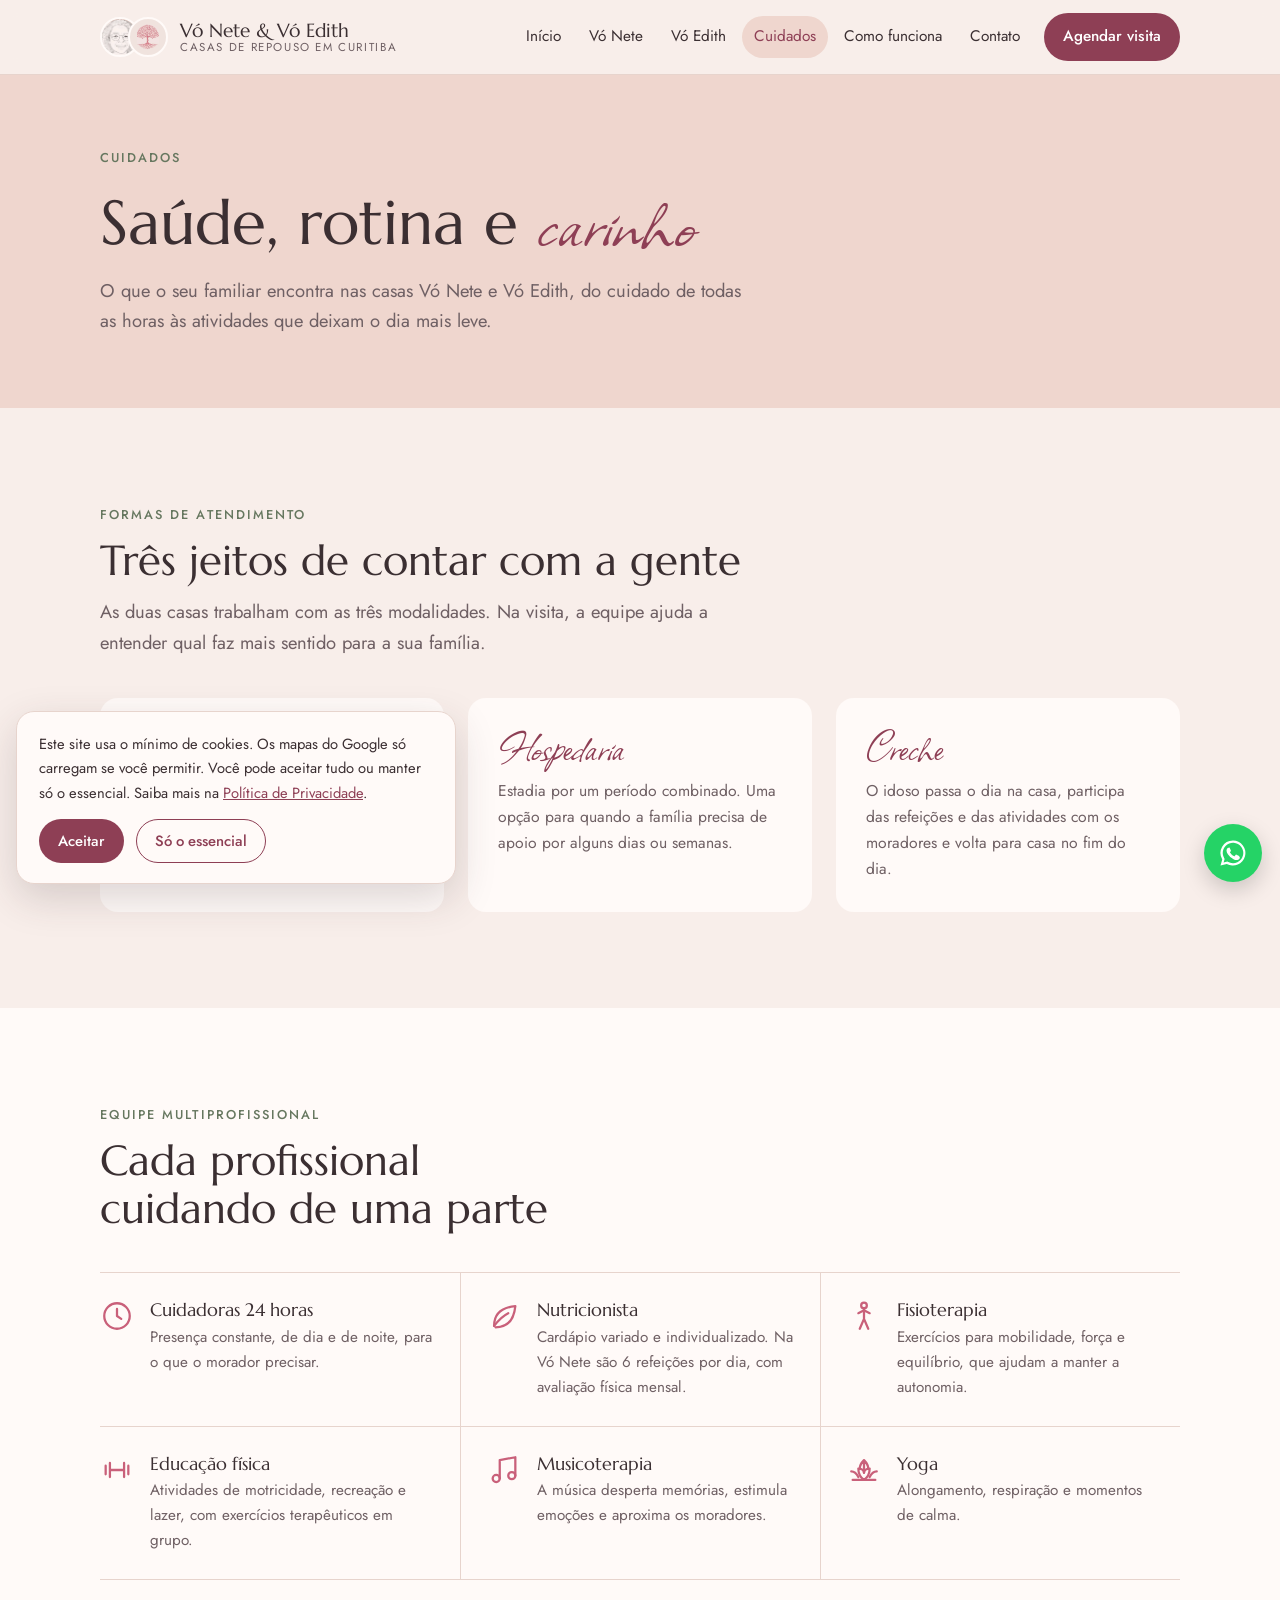
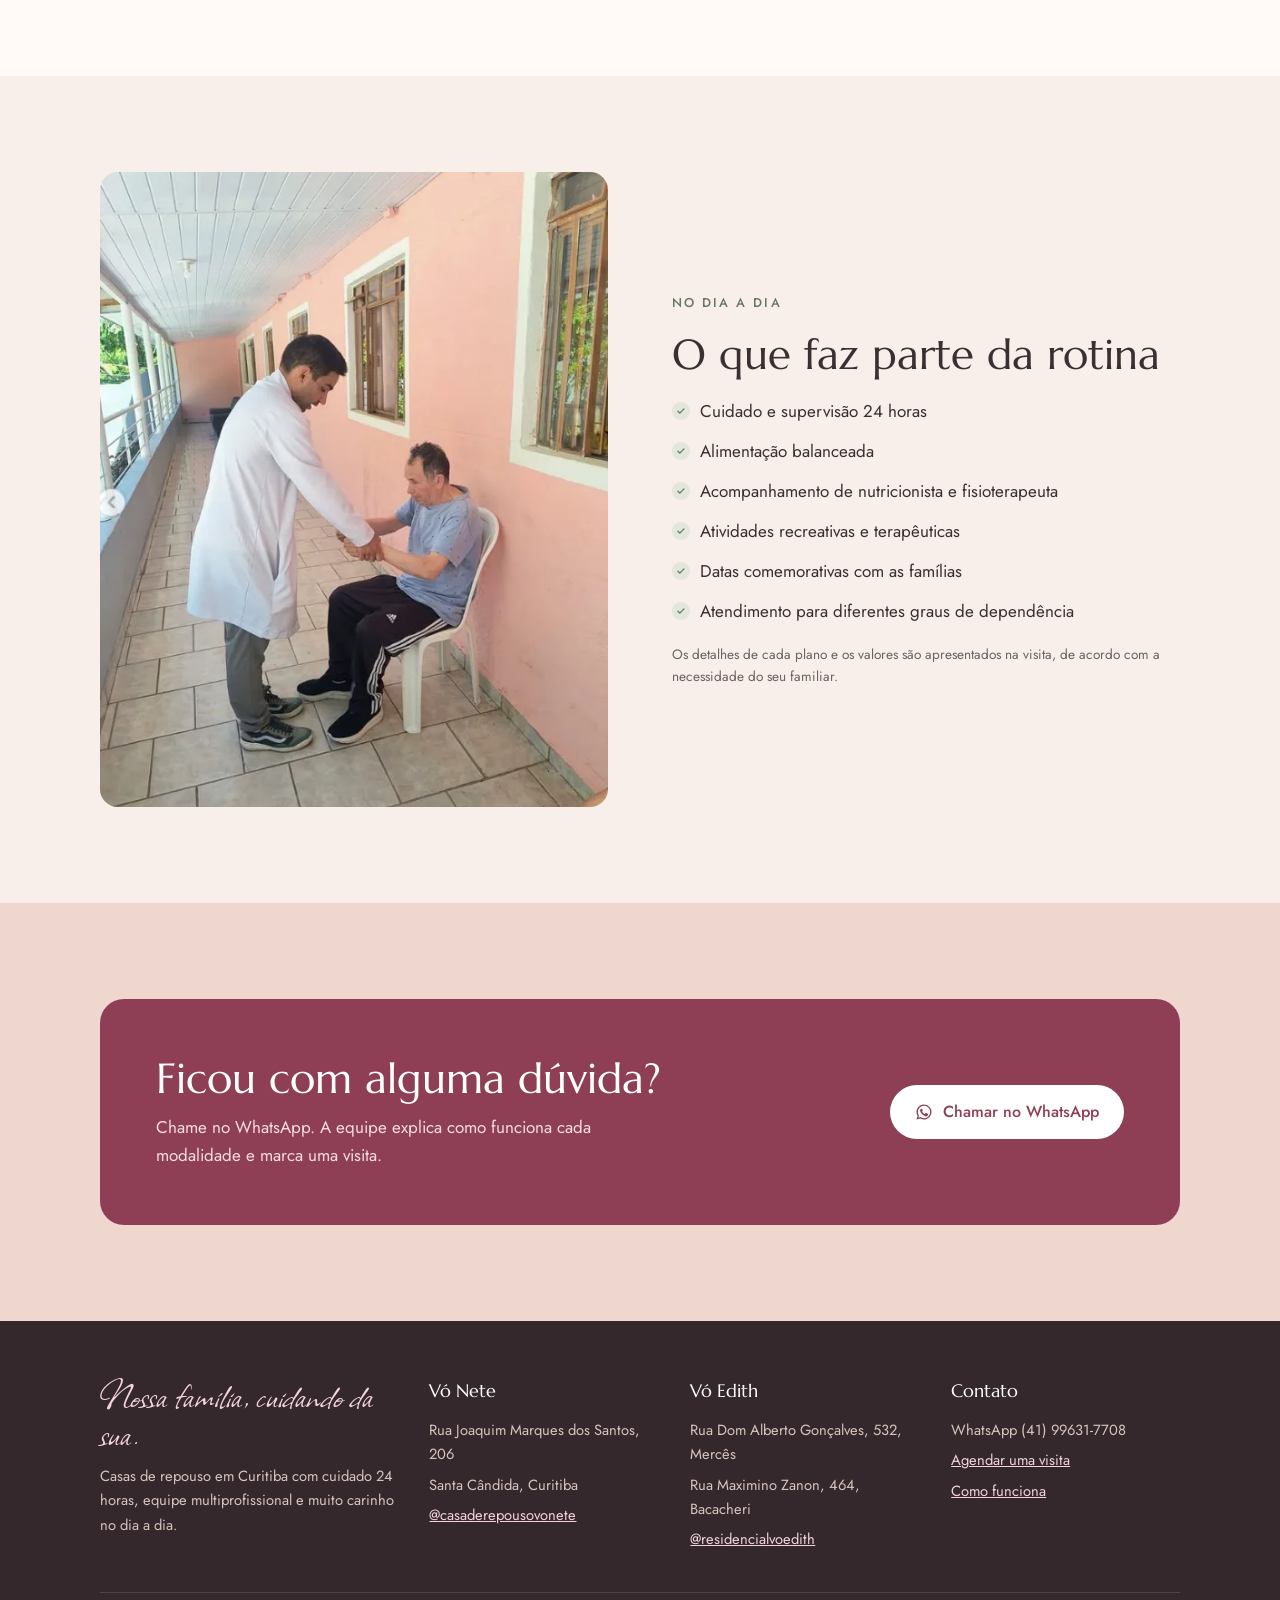
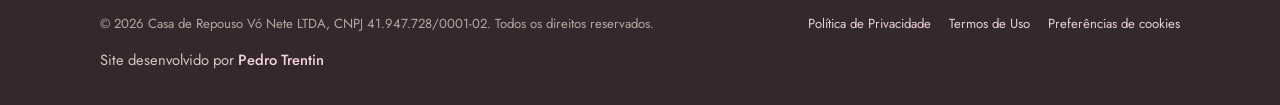
<file: cuidados.html>
<!doctype html>
<html lang="pt-BR"><head><meta charset="utf-8"><meta name="viewport" content="width=device-width, initial-scale=1, viewport-fit=cover">
<title>Cuidados | Vó Nete e Vó Edith</title><meta name="description" content="Lar permanente, hospedaria e creche para idosos, com equipe multiprofissional e cuidado 24 horas.">
<meta property="og:title" content="Cuidados | Vó Nete e Vó Edith"><meta property="og:description" content="Lar permanente, hospedaria e creche para idosos, com equipe multiprofissional e cuidado 24 horas."><meta property="og:image" content="img/edith-fachada.webp">
<link rel="icon" href="img/nete-retrato.webp"><link rel="preload" href="assets/fonts/marcellus-latin-400-normal.woff2" as="font" type="font/woff2" crossorigin><link rel="stylesheet" href="assets/fonts.css"><link rel="stylesheet" href="assets/site.css"></head>
<body><header class="top"><div class="wrap">
<a class="brand" href="/"><span class="brand-seals"><img src="img/nete-retrato.webp" alt=""><img src="img/edith-arvore.webp" alt="" style="object-fit:contain;padding:5px;background:#F0E3DE"></span><span class="brand-name"><b>Vó Nete &amp; Vó Edith</b><small>Casas de repouso em Curitiba</small></span></a>
<button class="menu-btn" type="button" aria-label="Abrir menu" aria-expanded="false"><svg viewBox="0 0 24 24" aria-hidden="true" fill="none" stroke="currentColor" stroke-width="1.6" stroke-linecap="round" stroke-linejoin="round"><path d="M4 7h16M4 12h16M4 17h16"/></svg></button>
<nav class="nav"><a href="/">Início</a><a href="/vo-nete">Vó Nete</a><a href="/vo-edith">Vó Edith</a><a href="/cuidados" aria-current="page">Cuidados</a><a href="/como-funciona">Como funciona</a><a href="/contato">Contato</a><a class="btn btn-main" href="https://wa.me/5541996317708?text=Ol%C3%A1%21%20Vim%20pelo%20site%20e%20gostaria%20de%20agendar%20uma%20visita." target="_blank" rel="noopener">Agendar visita</a></nav>
</div></header><main><section class="banner plain">
  <div class="wrap">
    <div>
      <p class="eyebrow">Cuidados</p>
      <h1 style="margin-top:12px">Saúde, rotina e <span class="script">carinho</span></h1>
      <p class="lead">O que o seu familiar encontra nas casas Vó Nete e Vó Edith, do cuidado de todas as horas às atividades que deixam o dia mais leve.</p>
    </div>
  </div>
</section>

<section class="section">
  <div class="wrap">
    <div class="sec-head">
      <p class="eyebrow">Formas de atendimento</p>
      <h2>Três jeitos de contar com a gente</h2>
      <p class="lead">As duas casas trabalham com as três modalidades. Na visita, a equipe ajuda a entender qual faz mais sentido para a sua família.</p>
    </div>
    <div class="modes">
      <div class="mode"><span class="script">Lar permanente</span><p>Para quem vai morar na casa. Quarto, alimentação completa, cuidado 24 horas e acompanhamento de toda a equipe multiprofissional.</p></div>
      <div class="mode"><span class="script">Hospedaria</span><p>Estadia por um período combinado. Uma opção para quando a família precisa de apoio por alguns dias ou semanas.</p></div>
      <div class="mode"><span class="script">Creche</span><p>O idoso passa o dia na casa, participa das refeições e das atividades com os moradores e volta para casa no fim do dia.</p></div>
    </div>
  </div>
</section>

<section class="section alt">
  <div class="wrap">
    <div class="sec-head">
      <p class="eyebrow">Equipe multiprofissional</p>
      <h2>Cada profissional cuidando de uma parte</h2>
    </div>
    <div class="care">
      <div class="care-item"><svg viewBox="0 0 24 24" aria-hidden="true" fill="none" stroke="currentColor" stroke-width="1.6" stroke-linecap="round" stroke-linejoin="round" width="18" height="18"><circle cx="12" cy="12" r="9"/><path d="M12 7v5l3 2"/></svg><div><h3>Cuidadoras 24 horas</h3><p>Presença constante, de dia e de noite, para o que o morador precisar.</p></div></div>
      <div class="care-item"><svg viewBox="0 0 24 24" aria-hidden="true" fill="none" stroke="currentColor" stroke-width="1.6" stroke-linecap="round" stroke-linejoin="round"><path d="M5 19c0-8 5-13 15-14-1 10-6 15-14 15"/><path d="M5 19c3-4 6-7 10-9"/></svg><div><h3>Nutricionista</h3><p>Cardápio variado e individualizado. Na Vó Nete são 6 refeições por dia, com avaliação física mensal.</p></div></div>
      <div class="care-item"><svg viewBox="0 0 24 24" aria-hidden="true" fill="none" stroke="currentColor" stroke-width="1.6" stroke-linecap="round" stroke-linejoin="round"><circle cx="12" cy="4.5" r="2"/><path d="M12 7v7M8 10l4-2 4 2M9 21l3-7 3 7"/></svg><div><h3>Fisioterapia</h3><p>Exercícios para mobilidade, força e equilíbrio, que ajudam a manter a autonomia.</p></div></div>
      <div class="care-item"><svg viewBox="0 0 24 24" aria-hidden="true" fill="none" stroke="currentColor" stroke-width="1.6" stroke-linecap="round" stroke-linejoin="round"><path d="M4 9v6M7 7v10M17 7v10M20 9v6M7 12h10"/></svg><div><h3>Educação física</h3><p>Atividades de motricidade, recreação e lazer, com exercícios terapêuticos em grupo.</p></div></div>
      <div class="care-item"><svg viewBox="0 0 24 24" aria-hidden="true" fill="none" stroke="currentColor" stroke-width="1.6" stroke-linecap="round" stroke-linejoin="round"><path d="M9 18V5l11-2v13"/><circle cx="6.5" cy="18" r="2.5"/><circle cx="17.5" cy="16" r="2.5"/></svg><div><h3>Musicoterapia</h3><p>A música desperta memórias, estimula emoções e aproxima os moradores.</p></div></div>
      <div class="care-item"><svg viewBox="0 0 24 24" aria-hidden="true" fill="none" stroke="currentColor" stroke-width="1.6" stroke-linecap="round" stroke-linejoin="round"><path d="M12 19c-3-2-4-5-4-8 2 0 4 1 4 3 0-2 2-3 4-3 0 3-1 6-4 8z"/><path d="M12 14c0-4 0-7 0-9 2 2 3 4 3 6M12 5c-2 2-3 4-3 6"/><path d="M3 13c2 0 4 2 5 4M21 13c-2 0-4 2-5 4M4 19h16"/></svg><div><h3>Yoga</h3><p>Alongamento, respiração e momentos de calma.</p></div></div>
    </div>
  </div>
</section>

<section class="section">
  <div class="wrap split">
    <div class="photo tall"><img src="img/nete-fisio2.webp" alt="Fisioterapeuta ajudando morador a fazer exercício na varanda"></div>
    <div class="stack">
      <p class="eyebrow">No dia a dia</p>
      <h2>O que faz parte da rotina</h2>
      <ul class="checks one">
        <li>Cuidado e supervisão 24 horas</li>
        <li>Alimentação balanceada</li>
        <li>Acompanhamento de nutricionista e fisioterapeuta</li>
        <li>Atividades recreativas e terapêuticas</li>
        <li>Datas comemorativas com as famílias</li>
        <li>Atendimento para diferentes graus de dependência</li>
      </ul>
      <p class="form-note">Os detalhes de cada plano e os valores são apresentados na visita, de acordo com a necessidade do seu familiar.</p>
    </div>
  </div>
</section>

<section class="section blush">
  <div class="wrap">
    <div class="cta">
      <div>
        <h2>Ficou com alguma dúvida?</h2>
        <p>Chame no WhatsApp. A equipe explica como funciona cada modalidade e marca uma visita.</p>
      </div>
      <div class="btns">
        <a class="btn btn-main" href="https://wa.me/5541996317708?text=Ol%C3%A1%21%20Vim%20pelo%20site%20e%20gostaria%20de%20agendar%20uma%20visita." target="_blank" rel="noopener"><svg viewBox="0 0 24 24" aria-hidden="true"><path fill="currentColor" d="M12 2a10 10 0 0 0-8.6 15.1L2 22l5-1.3A10 10 0 1 0 12 2zm0 18.2a8.2 8.2 0 0 1-4.2-1.2l-.3-.2-3 .8.8-2.9-.2-.3A8.2 8.2 0 1 1 12 20.2zm4.5-6.1c-.2-.1-1.5-.7-1.7-.8-.2-.1-.4-.1-.6.1l-.8 1c-.1.2-.3.2-.5.1a6.7 6.7 0 0 1-3.3-2.9c-.3-.4.2-.4.7-1.3.1-.2 0-.3 0-.4l-.8-1.8c-.2-.5-.4-.4-.6-.4h-.5a1 1 0 0 0-.7.3 3 3 0 0 0-.9 2.2 5.2 5.2 0 0 0 1.1 2.7 11.8 11.8 0 0 0 4.5 4c1.7.7 2.3.8 3.2.6.5-.1 1.5-.6 1.7-1.2.2-.6.2-1.1.1-1.2l-.4-.3z"/></svg>Chamar no WhatsApp</a>
      </div>
    </div>
  </div>
</section>
</main><footer class="foot"><div class="wrap">
<div class="foot-grid">
<div><span class="script">Nossa família, cuidando da sua.</span><p style="margin-top:12px">Casas de repouso em Curitiba com cuidado 24 horas, equipe multiprofissional e muito carinho no dia a dia.</p></div>
<div><h4>Vó Nete</h4><ul><li>Rua Joaquim Marques dos Santos, 206</li><li>Santa Cândida, Curitiba</li><li><a href="https://instagram.com/casaderepousovonete" target="_blank" rel="noopener">@casaderepousovonete</a></li></ul></div>
<div><h4>Vó Edith</h4><ul><li>Rua Dom Alberto Gonçalves, 532, Mercês</li><li>Rua Maximino Zanon, 464, Bacacheri</li><li><a href="https://instagram.com/residencialvoedith" target="_blank" rel="noopener">@residencialvoedith</a></li></ul></div>
<div><h4>Contato</h4><ul><li>WhatsApp (41) 99631-7708</li><li><a href="https://wa.me/5541996317708?text=Ol%C3%A1%21%20Vim%20pelo%20site%20e%20gostaria%20de%20agendar%20uma%20visita." target="_blank" rel="noopener">Agendar uma visita</a></li><li><a href="/como-funciona">Como funciona</a></li></ul></div>
</div>
<div class="foot-base">
<span>© 2026 Casa de Repouso Vó Nete LTDA, CNPJ 41.947.728/0001-02. Todos os direitos reservados.</span>
<nav class="foot-legal" aria-label="Informações legais"><a href="/privacidade">Política de Privacidade</a><a href="/termos">Termos de Uso</a><button type="button" class="linklike" data-cookie-open>Preferências de cookies</button></nav>
</div>
<p class="credit">Site desenvolvido por <a href="https://www.instagram.com/ph.trentin/" target="_blank" rel="noopener">Pedro Trentin</a></p>
</div></footer>
<div class="cookie" id="cookie-banner" role="dialog" aria-live="polite" aria-label="Aviso de cookies" hidden>
<p>Este site usa o mínimo de cookies. Os mapas do Google só carregam se você permitir. Você pode aceitar tudo ou manter só o essencial. Saiba mais na <a href="/privacidade">Política de Privacidade</a>.</p>
<div class="btns"><button type="button" class="btn btn-main" data-cookie="all">Aceitar</button><button type="button" class="btn btn-line" data-cookie="essential">Só o essencial</button></div>
</div>
<a class="wa-float" href="https://wa.me/5541996317708?text=Ol%C3%A1%21%20Vim%20pelo%20site%20e%20gostaria%20de%20agendar%20uma%20visita." target="_blank" rel="noopener" aria-label="Conversar no WhatsApp"><svg viewBox="0 0 24 24" aria-hidden="true"><path fill="currentColor" d="M12 2a10 10 0 0 0-8.6 15.1L2 22l5-1.3A10 10 0 1 0 12 2zm0 18.2a8.2 8.2 0 0 1-4.2-1.2l-.3-.2-3 .8.8-2.9-.2-.3A8.2 8.2 0 1 1 12 20.2zm4.5-6.1c-.2-.1-1.5-.7-1.7-.8-.2-.1-.4-.1-.6.1l-.8 1c-.1.2-.3.2-.5.1a6.7 6.7 0 0 1-3.3-2.9c-.3-.4.2-.4.7-1.3.1-.2 0-.3 0-.4l-.8-1.8c-.2-.5-.4-.4-.6-.4h-.5a1 1 0 0 0-.7.3 3 3 0 0 0-.9 2.2 5.2 5.2 0 0 0 1.1 2.7 11.8 11.8 0 0 0 4.5 4c1.7.7 2.3.8 3.2.6.5-.1 1.5-.6 1.7-1.2.2-.6.2-1.1.1-1.2l-.4-.3z"/></svg></a><script src="assets/site.js"></script></body></html>
</file>
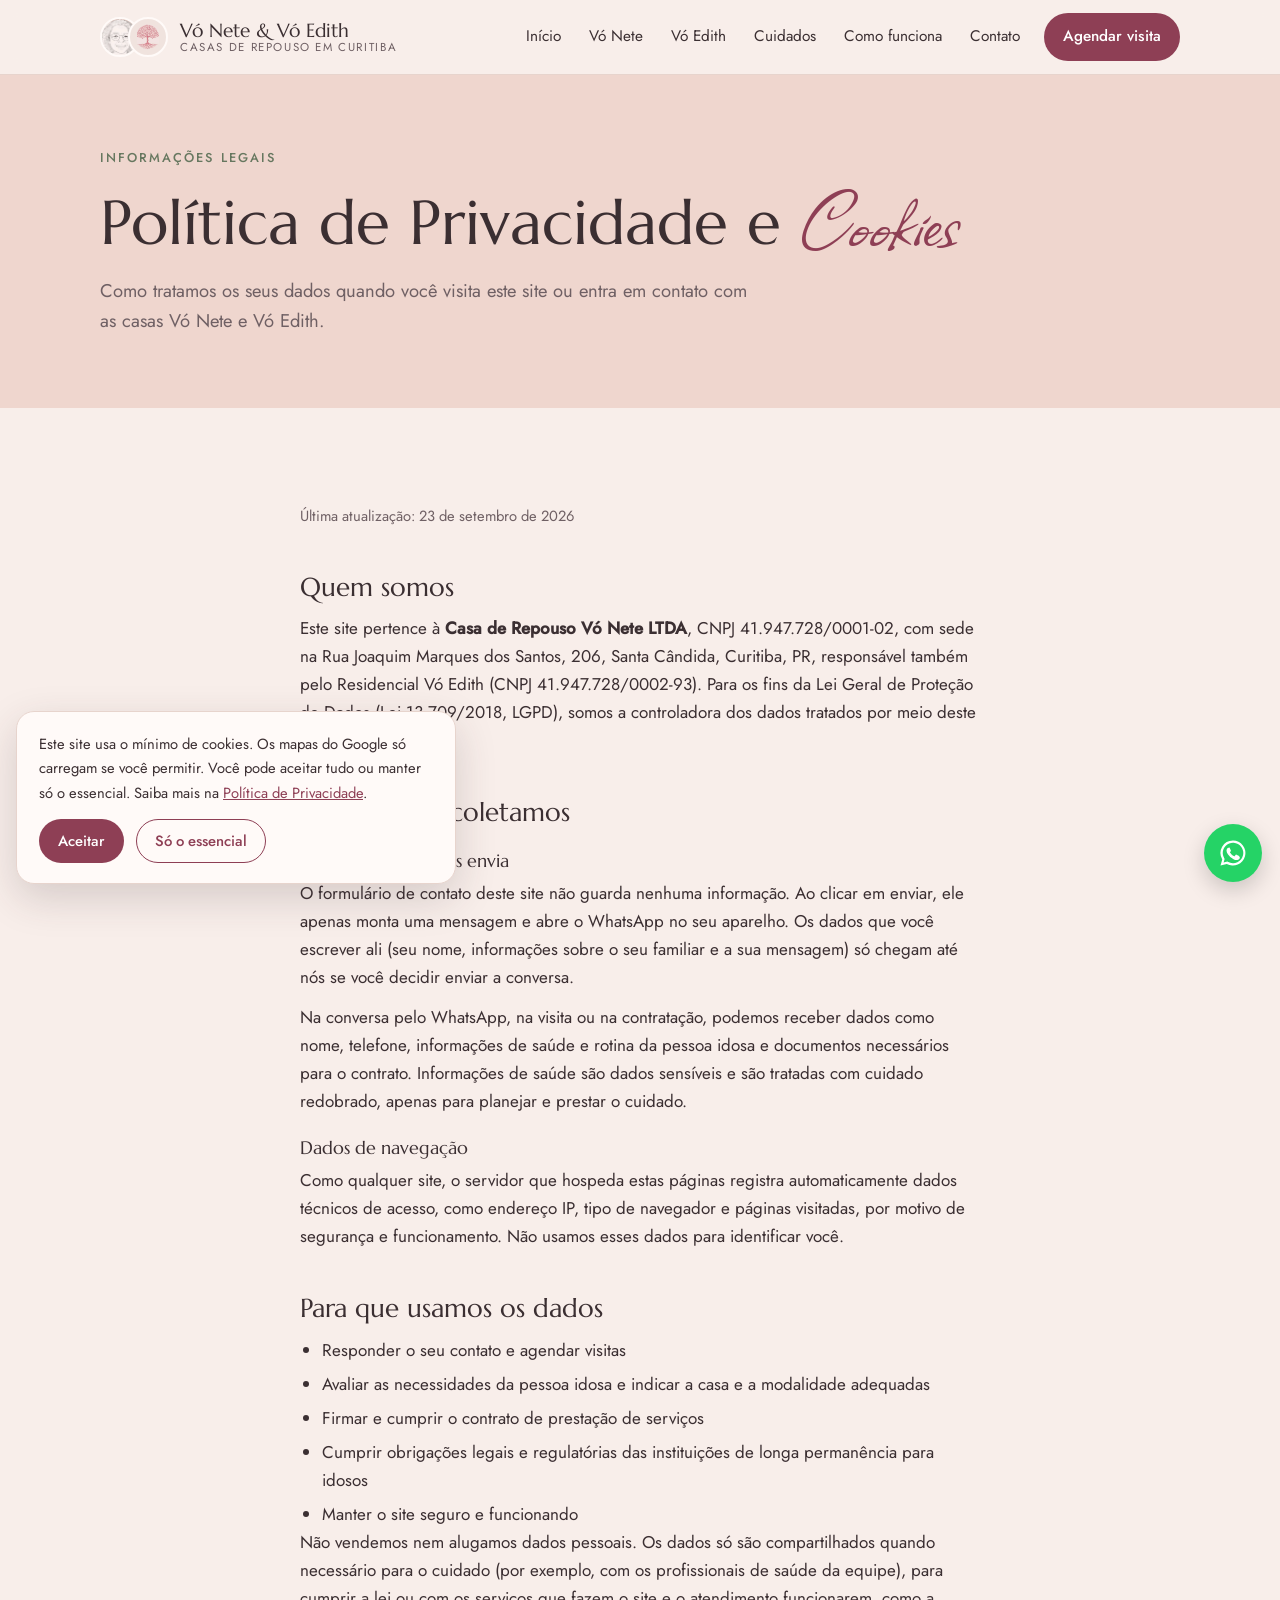
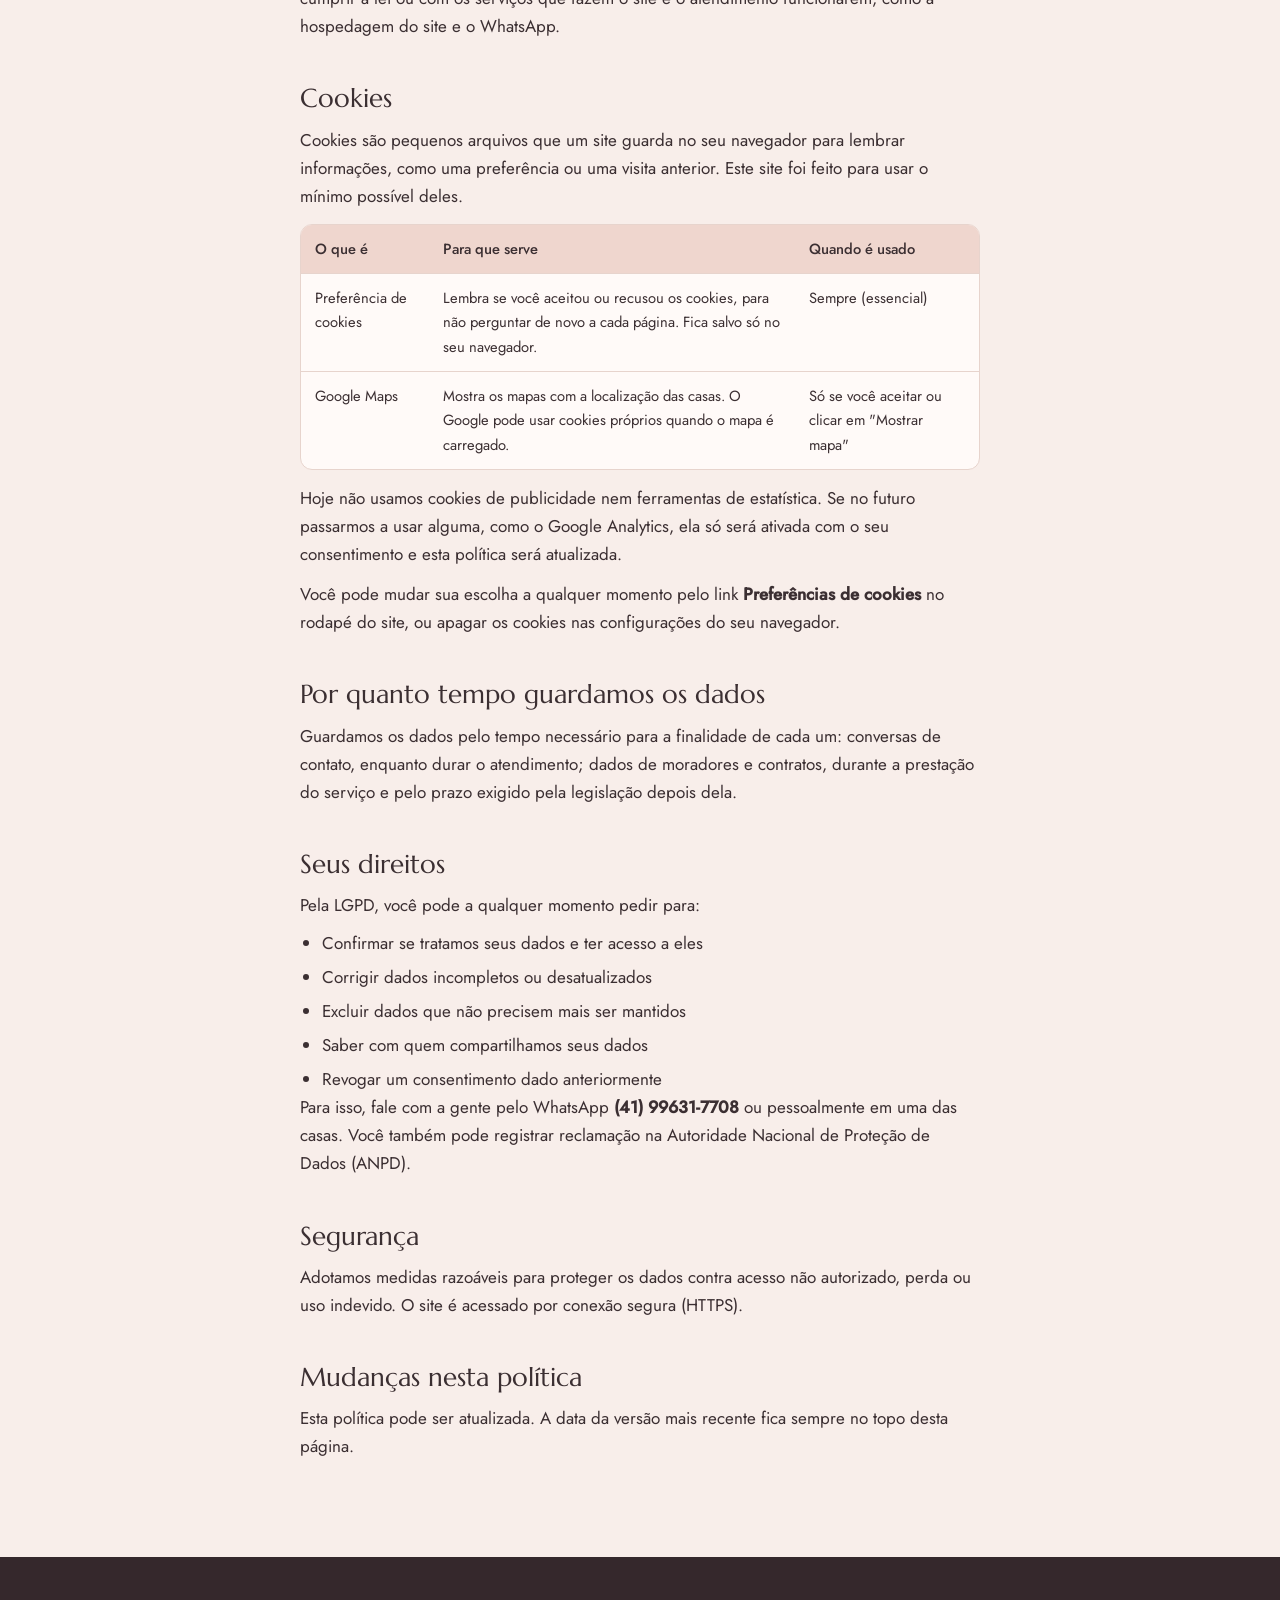
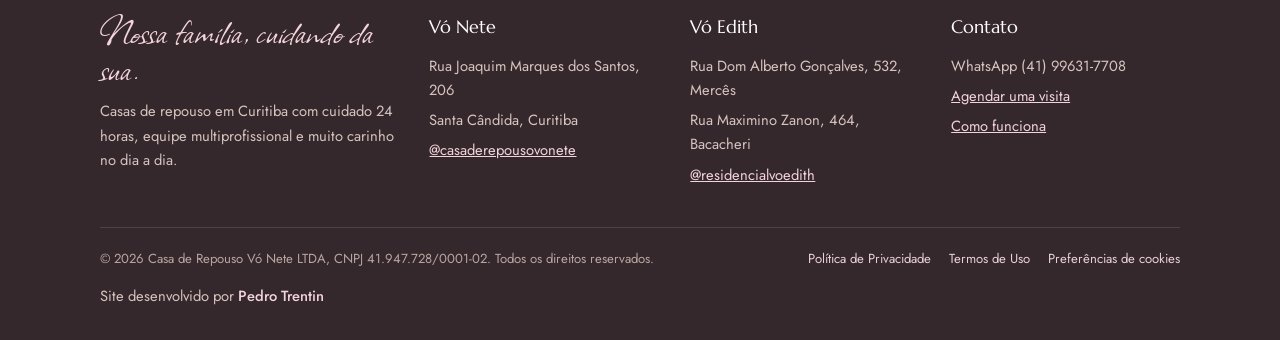
<file: privacidade.html>
<!doctype html>
<html lang="pt-BR"><head><meta charset="utf-8"><meta name="viewport" content="width=device-width, initial-scale=1, viewport-fit=cover">
<title>Política de Privacidade e Cookies | Vó Nete e Vó Edith</title><meta name="description" content="Como as casas de repouso Vó Nete e Vó Edith tratam dados pessoais e cookies neste site.">
<meta property="og:title" content="Política de Privacidade e Cookies | Vó Nete e Vó Edith"><meta property="og:description" content="Como as casas de repouso Vó Nete e Vó Edith tratam dados pessoais e cookies neste site."><meta property="og:image" content="img/edith-fachada.webp">
<link rel="icon" href="img/nete-retrato.webp"><link rel="preload" href="assets/fonts/marcellus-latin-400-normal.woff2" as="font" type="font/woff2" crossorigin><link rel="stylesheet" href="assets/fonts.css"><link rel="stylesheet" href="assets/site.css"></head>
<body><header class="top"><div class="wrap">
<a class="brand" href="/"><span class="brand-seals"><img src="img/nete-retrato.webp" alt=""><img src="img/edith-arvore.webp" alt="" style="object-fit:contain;padding:5px;background:#F0E3DE"></span><span class="brand-name"><b>Vó Nete &amp; Vó Edith</b><small>Casas de repouso em Curitiba</small></span></a>
<button class="menu-btn" type="button" aria-label="Abrir menu" aria-expanded="false"><svg viewBox="0 0 24 24" aria-hidden="true" fill="none" stroke="currentColor" stroke-width="1.6" stroke-linecap="round" stroke-linejoin="round"><path d="M4 7h16M4 12h16M4 17h16"/></svg></button>
<nav class="nav"><a href="/">Início</a><a href="/vo-nete">Vó Nete</a><a href="/vo-edith">Vó Edith</a><a href="/cuidados">Cuidados</a><a href="/como-funciona">Como funciona</a><a href="/contato">Contato</a><a class="btn btn-main" href="https://wa.me/5541996317708?text=Ol%C3%A1%21%20Vim%20pelo%20site%20e%20gostaria%20de%20agendar%20uma%20visita." target="_blank" rel="noopener">Agendar visita</a></nav>
</div></header><main><section class="banner plain">
  <div class="wrap">
    <div>
      <p class="eyebrow">Informações legais</p>
      <h1 style="margin-top:12px">Política de Privacidade e <span class="script">Cookies</span></h1>
      <p class="lead">Como tratamos os seus dados quando você visita este site ou entra em contato com as casas Vó Nete e Vó Edith.</p>
    </div>
  </div>
</section>

<section class="section">
  <div class="wrap legal">
    <p class="updated">Última atualização: 23 de setembro de 2026</p>

    <h2>Quem somos</h2>
    <p>Este site pertence à <b>Casa de Repouso Vó Nete LTDA</b>, CNPJ 41.947.728/0001-02, com sede na Rua Joaquim Marques dos Santos, 206, Santa Cândida, Curitiba, PR, responsável também pelo Residencial Vó Edith (CNPJ 41.947.728/0002-93). Para os fins da Lei Geral de Proteção de Dados (Lei 13.709/2018, LGPD), somos a controladora dos dados tratados por meio deste site.</p>

    <h2>Quais dados coletamos</h2>
    <h3>Dados que você nos envia</h3>
    <p>O formulário de contato deste site não guarda nenhuma informação. Ao clicar em enviar, ele apenas monta uma mensagem e abre o WhatsApp no seu aparelho. Os dados que você escrever ali (seu nome, informações sobre o seu familiar e a sua mensagem) só chegam até nós se você decidir enviar a conversa.</p>
    <p>Na conversa pelo WhatsApp, na visita ou na contratação, podemos receber dados como nome, telefone, informações de saúde e rotina da pessoa idosa e documentos necessários para o contrato. Informações de saúde são dados sensíveis e são tratadas com cuidado redobrado, apenas para planejar e prestar o cuidado.</p>
    <h3>Dados de navegação</h3>
    <p>Como qualquer site, o servidor que hospeda estas páginas registra automaticamente dados técnicos de acesso, como endereço IP, tipo de navegador e páginas visitadas, por motivo de segurança e funcionamento. Não usamos esses dados para identificar você.</p>

    <h2>Para que usamos os dados</h2>
    <ul>
      <li>Responder o seu contato e agendar visitas</li>
      <li>Avaliar as necessidades da pessoa idosa e indicar a casa e a modalidade adequadas</li>
      <li>Firmar e cumprir o contrato de prestação de serviços</li>
      <li>Cumprir obrigações legais e regulatórias das instituições de longa permanência para idosos</li>
      <li>Manter o site seguro e funcionando</li>
    </ul>
    <p>Não vendemos nem alugamos dados pessoais. Os dados só são compartilhados quando necessário para o cuidado (por exemplo, com os profissionais de saúde da equipe), para cumprir a lei ou com os serviços que fazem o site e o atendimento funcionarem, como a hospedagem do site e o WhatsApp.</p>

    <h2>Cookies</h2>
    <p>Cookies são pequenos arquivos que um site guarda no seu navegador para lembrar informações, como uma preferência ou uma visita anterior. Este site foi feito para usar o mínimo possível deles.</p>
    <div class="table-wrap">
      <table>
        <thead><tr><th>O que é</th><th>Para que serve</th><th>Quando é usado</th></tr></thead>
        <tbody>
          <tr><td>Preferência de cookies</td><td>Lembra se você aceitou ou recusou os cookies, para não perguntar de novo a cada página. Fica salvo só no seu navegador.</td><td>Sempre (essencial)</td></tr>
          <tr><td>Google Maps</td><td>Mostra os mapas com a localização das casas. O Google pode usar cookies próprios quando o mapa é carregado.</td><td>Só se você aceitar ou clicar em "Mostrar mapa"</td></tr>
        </tbody>
      </table>
    </div>
    <p style="margin-top:14px">Hoje não usamos cookies de publicidade nem ferramentas de estatística. Se no futuro passarmos a usar alguma, como o Google Analytics, ela só será ativada com o seu consentimento e esta política será atualizada.</p>
    <p>Você pode mudar sua escolha a qualquer momento pelo link <b>Preferências de cookies</b> no rodapé do site, ou apagar os cookies nas configurações do seu navegador.</p>

    <h2>Por quanto tempo guardamos os dados</h2>
    <p>Guardamos os dados pelo tempo necessário para a finalidade de cada um: conversas de contato, enquanto durar o atendimento; dados de moradores e contratos, durante a prestação do serviço e pelo prazo exigido pela legislação depois dela.</p>

    <h2>Seus direitos</h2>
    <p>Pela LGPD, você pode a qualquer momento pedir para:</p>
    <ul>
      <li>Confirmar se tratamos seus dados e ter acesso a eles</li>
      <li>Corrigir dados incompletos ou desatualizados</li>
      <li>Excluir dados que não precisem mais ser mantidos</li>
      <li>Saber com quem compartilhamos seus dados</li>
      <li>Revogar um consentimento dado anteriormente</li>
    </ul>
    <p>Para isso, fale com a gente pelo WhatsApp <b>(41) 99631-7708</b> ou pessoalmente em uma das casas. Você também pode registrar reclamação na Autoridade Nacional de Proteção de Dados (ANPD).</p>

    <h2>Segurança</h2>
    <p>Adotamos medidas razoáveis para proteger os dados contra acesso não autorizado, perda ou uso indevido. O site é acessado por conexão segura (HTTPS).</p>

    <h2>Mudanças nesta política</h2>
    <p>Esta política pode ser atualizada. A data da versão mais recente fica sempre no topo desta página.</p>
  </div>
</section>
</main><footer class="foot"><div class="wrap">
<div class="foot-grid">
<div><span class="script">Nossa família, cuidando da sua.</span><p style="margin-top:12px">Casas de repouso em Curitiba com cuidado 24 horas, equipe multiprofissional e muito carinho no dia a dia.</p></div>
<div><h4>Vó Nete</h4><ul><li>Rua Joaquim Marques dos Santos, 206</li><li>Santa Cândida, Curitiba</li><li><a href="https://instagram.com/casaderepousovonete" target="_blank" rel="noopener">@casaderepousovonete</a></li></ul></div>
<div><h4>Vó Edith</h4><ul><li>Rua Dom Alberto Gonçalves, 532, Mercês</li><li>Rua Maximino Zanon, 464, Bacacheri</li><li><a href="https://instagram.com/residencialvoedith" target="_blank" rel="noopener">@residencialvoedith</a></li></ul></div>
<div><h4>Contato</h4><ul><li>WhatsApp (41) 99631-7708</li><li><a href="https://wa.me/5541996317708?text=Ol%C3%A1%21%20Vim%20pelo%20site%20e%20gostaria%20de%20agendar%20uma%20visita." target="_blank" rel="noopener">Agendar uma visita</a></li><li><a href="/como-funciona">Como funciona</a></li></ul></div>
</div>
<div class="foot-base">
<span>© 2026 Casa de Repouso Vó Nete LTDA, CNPJ 41.947.728/0001-02. Todos os direitos reservados.</span>
<nav class="foot-legal" aria-label="Informações legais"><a href="/privacidade">Política de Privacidade</a><a href="/termos">Termos de Uso</a><button type="button" class="linklike" data-cookie-open>Preferências de cookies</button></nav>
</div>
<p class="credit">Site desenvolvido por <a href="https://www.instagram.com/ph.trentin/" target="_blank" rel="noopener">Pedro Trentin</a></p>
</div></footer>
<div class="cookie" id="cookie-banner" role="dialog" aria-live="polite" aria-label="Aviso de cookies" hidden>
<p>Este site usa o mínimo de cookies. Os mapas do Google só carregam se você permitir. Você pode aceitar tudo ou manter só o essencial. Saiba mais na <a href="/privacidade">Política de Privacidade</a>.</p>
<div class="btns"><button type="button" class="btn btn-main" data-cookie="all">Aceitar</button><button type="button" class="btn btn-line" data-cookie="essential">Só o essencial</button></div>
</div>
<a class="wa-float" href="https://wa.me/5541996317708?text=Ol%C3%A1%21%20Vim%20pelo%20site%20e%20gostaria%20de%20agendar%20uma%20visita." target="_blank" rel="noopener" aria-label="Conversar no WhatsApp"><svg viewBox="0 0 24 24" aria-hidden="true"><path fill="currentColor" d="M12 2a10 10 0 0 0-8.6 15.1L2 22l5-1.3A10 10 0 1 0 12 2zm0 18.2a8.2 8.2 0 0 1-4.2-1.2l-.3-.2-3 .8.8-2.9-.2-.3A8.2 8.2 0 1 1 12 20.2zm4.5-6.1c-.2-.1-1.5-.7-1.7-.8-.2-.1-.4-.1-.6.1l-.8 1c-.1.2-.3.2-.5.1a6.7 6.7 0 0 1-3.3-2.9c-.3-.4.2-.4.7-1.3.1-.2 0-.3 0-.4l-.8-1.8c-.2-.5-.4-.4-.6-.4h-.5a1 1 0 0 0-.7.3 3 3 0 0 0-.9 2.2 5.2 5.2 0 0 0 1.1 2.7 11.8 11.8 0 0 0 4.5 4c1.7.7 2.3.8 3.2.6.5-.1 1.5-.6 1.7-1.2.2-.6.2-1.1.1-1.2l-.4-.3z"/></svg></a><script src="assets/site.js"></script></body></html>
</file>
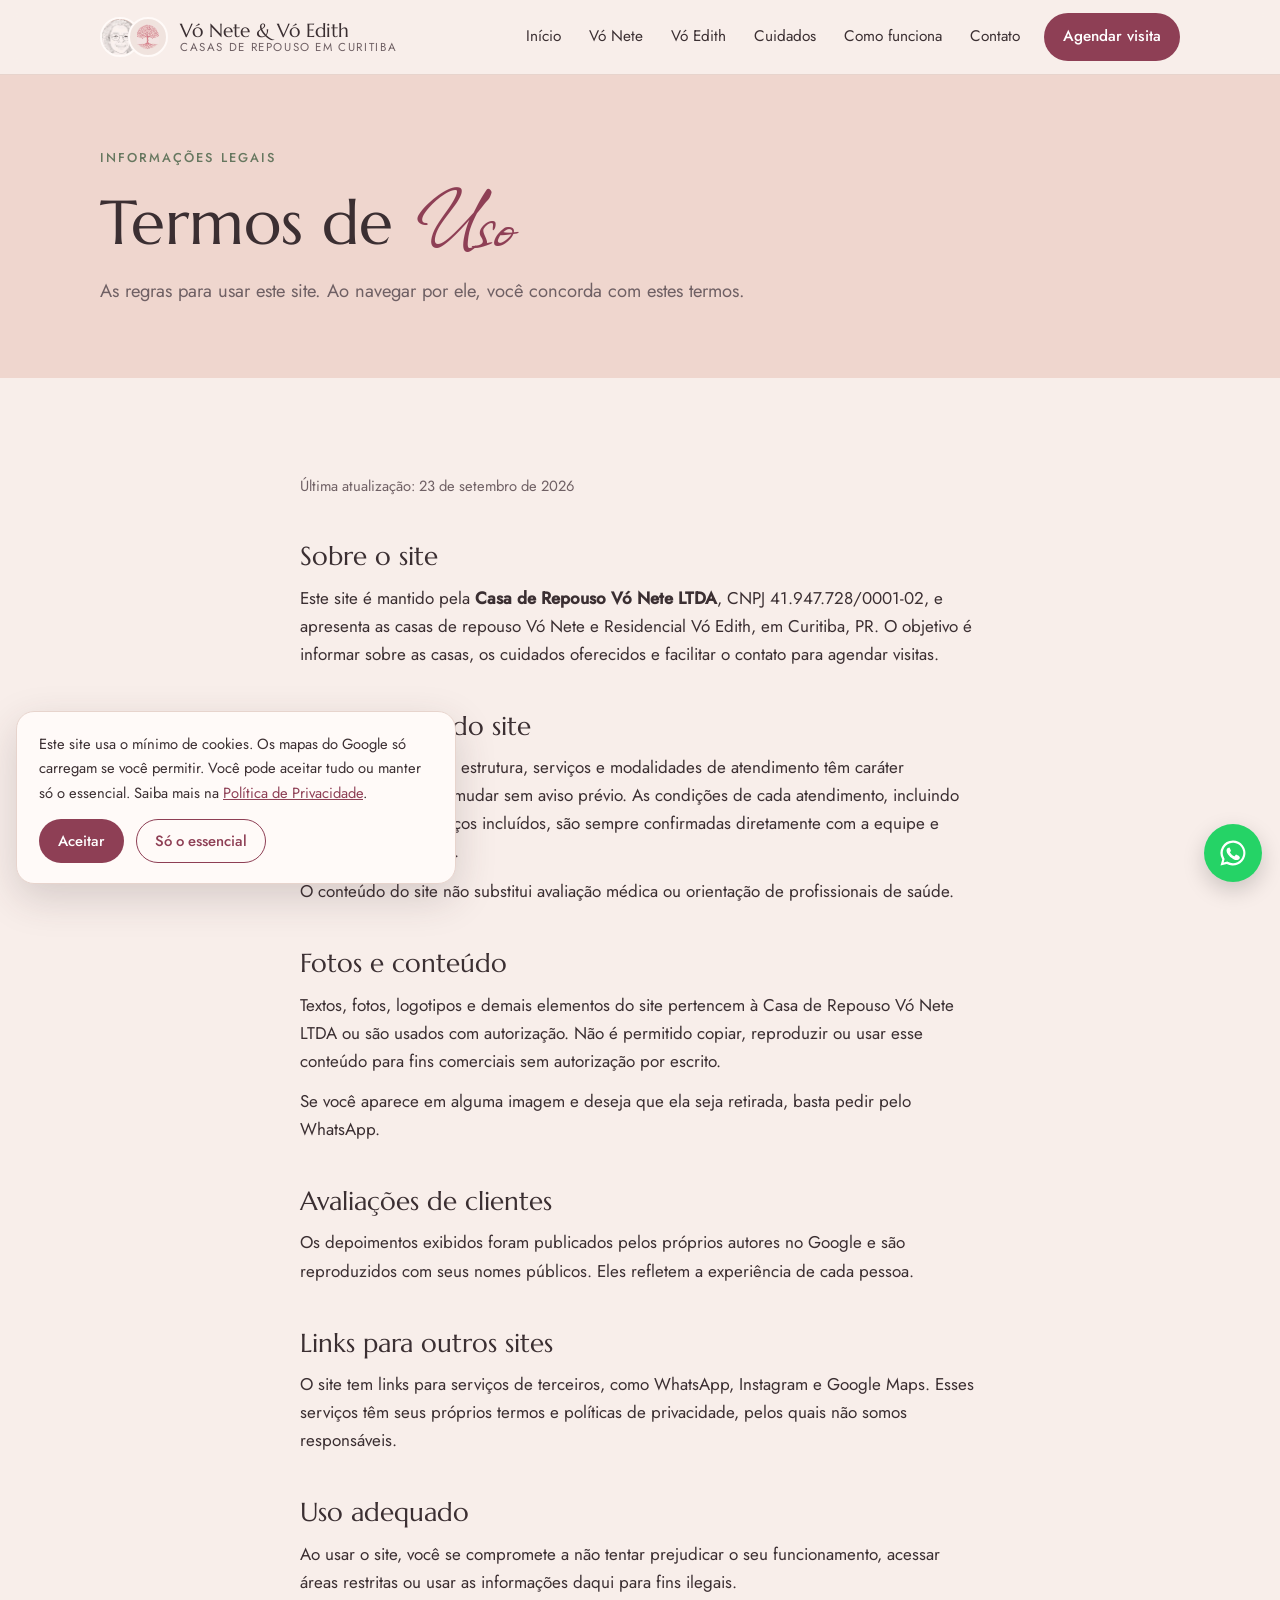
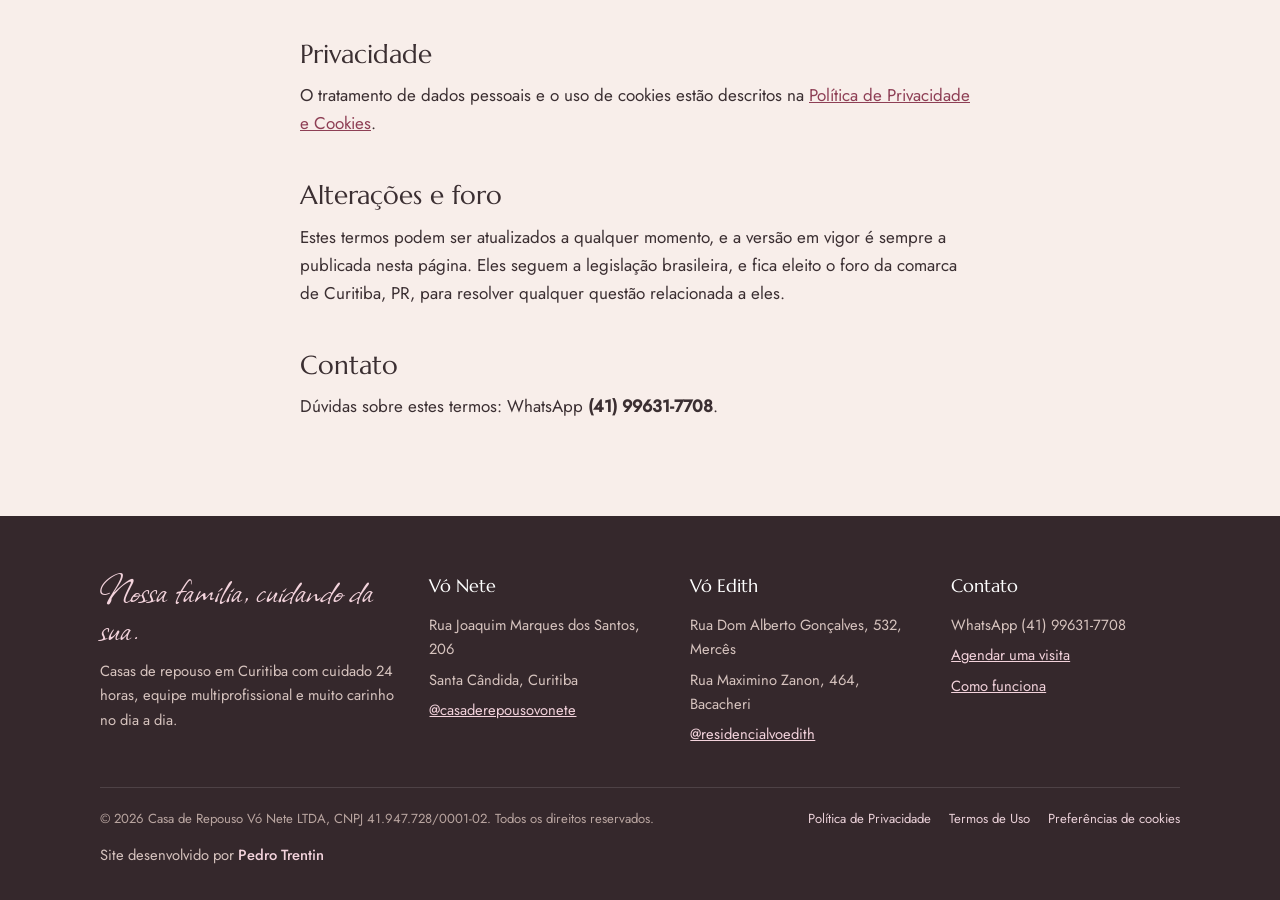
<file: termos.html>
<!doctype html>
<html lang="pt-BR"><head><meta charset="utf-8"><meta name="viewport" content="width=device-width, initial-scale=1, viewport-fit=cover">
<title>Termos de Uso | Vó Nete e Vó Edith</title><meta name="description" content="Termos de uso do site das casas de repouso Vó Nete e Vó Edith.">
<meta property="og:title" content="Termos de Uso | Vó Nete e Vó Edith"><meta property="og:description" content="Termos de uso do site das casas de repouso Vó Nete e Vó Edith."><meta property="og:image" content="img/edith-fachada.webp">
<link rel="icon" href="img/nete-retrato.webp"><link rel="preload" href="assets/fonts/marcellus-latin-400-normal.woff2" as="font" type="font/woff2" crossorigin><link rel="stylesheet" href="assets/fonts.css"><link rel="stylesheet" href="assets/site.css"></head>
<body><header class="top"><div class="wrap">
<a class="brand" href="/"><span class="brand-seals"><img src="img/nete-retrato.webp" alt=""><img src="img/edith-arvore.webp" alt="" style="object-fit:contain;padding:5px;background:#F0E3DE"></span><span class="brand-name"><b>Vó Nete &amp; Vó Edith</b><small>Casas de repouso em Curitiba</small></span></a>
<button class="menu-btn" type="button" aria-label="Abrir menu" aria-expanded="false"><svg viewBox="0 0 24 24" aria-hidden="true" fill="none" stroke="currentColor" stroke-width="1.6" stroke-linecap="round" stroke-linejoin="round"><path d="M4 7h16M4 12h16M4 17h16"/></svg></button>
<nav class="nav"><a href="/">Início</a><a href="/vo-nete">Vó Nete</a><a href="/vo-edith">Vó Edith</a><a href="/cuidados">Cuidados</a><a href="/como-funciona">Como funciona</a><a href="/contato">Contato</a><a class="btn btn-main" href="https://wa.me/5541996317708?text=Ol%C3%A1%21%20Vim%20pelo%20site%20e%20gostaria%20de%20agendar%20uma%20visita." target="_blank" rel="noopener">Agendar visita</a></nav>
</div></header><main><section class="banner plain">
  <div class="wrap">
    <div>
      <p class="eyebrow">Informações legais</p>
      <h1 style="margin-top:12px">Termos de <span class="script">Uso</span></h1>
      <p class="lead">As regras para usar este site. Ao navegar por ele, você concorda com estes termos.</p>
    </div>
  </div>
</section>

<section class="section">
  <div class="wrap legal">
    <p class="updated">Última atualização: 23 de setembro de 2026</p>

    <h2>Sobre o site</h2>
    <p>Este site é mantido pela <b>Casa de Repouso Vó Nete LTDA</b>, CNPJ 41.947.728/0001-02, e apresenta as casas de repouso Vó Nete e Residencial Vó Edith, em Curitiba, PR. O objetivo é informar sobre as casas, os cuidados oferecidos e facilitar o contato para agendar visitas.</p>

    <h2>Informações do site</h2>
    <p>As informações sobre estrutura, serviços e modalidades de atendimento têm caráter informativo e podem mudar sem aviso prévio. As condições de cada atendimento, incluindo valores, vagas e serviços incluídos, são sempre confirmadas diretamente com a equipe e definidas em contrato.</p>
    <p>O conteúdo do site não substitui avaliação médica ou orientação de profissionais de saúde.</p>

    <h2>Fotos e conteúdo</h2>
    <p>Textos, fotos, logotipos e demais elementos do site pertencem à Casa de Repouso Vó Nete LTDA ou são usados com autorização. Não é permitido copiar, reproduzir ou usar esse conteúdo para fins comerciais sem autorização por escrito.</p>
    <p>Se você aparece em alguma imagem e deseja que ela seja retirada, basta pedir pelo WhatsApp.</p>

    <h2>Avaliações de clientes</h2>
    <p>Os depoimentos exibidos foram publicados pelos próprios autores no Google e são reproduzidos com seus nomes públicos. Eles refletem a experiência de cada pessoa.</p>

    <h2>Links para outros sites</h2>
    <p>O site tem links para serviços de terceiros, como WhatsApp, Instagram e Google Maps. Esses serviços têm seus próprios termos e políticas de privacidade, pelos quais não somos responsáveis.</p>

    <h2>Uso adequado</h2>
    <p>Ao usar o site, você se compromete a não tentar prejudicar o seu funcionamento, acessar áreas restritas ou usar as informações daqui para fins ilegais.</p>

    <h2>Privacidade</h2>
    <p>O tratamento de dados pessoais e o uso de cookies estão descritos na <a href="/privacidade">Política de Privacidade e Cookies</a>.</p>

    <h2>Alterações e foro</h2>
    <p>Estes termos podem ser atualizados a qualquer momento, e a versão em vigor é sempre a publicada nesta página. Eles seguem a legislação brasileira, e fica eleito o foro da comarca de Curitiba, PR, para resolver qualquer questão relacionada a eles.</p>

    <h2>Contato</h2>
    <p>Dúvidas sobre estes termos: WhatsApp <b>(41) 99631-7708</b>.</p>
  </div>
</section>
</main><footer class="foot"><div class="wrap">
<div class="foot-grid">
<div><span class="script">Nossa família, cuidando da sua.</span><p style="margin-top:12px">Casas de repouso em Curitiba com cuidado 24 horas, equipe multiprofissional e muito carinho no dia a dia.</p></div>
<div><h4>Vó Nete</h4><ul><li>Rua Joaquim Marques dos Santos, 206</li><li>Santa Cândida, Curitiba</li><li><a href="https://instagram.com/casaderepousovonete" target="_blank" rel="noopener">@casaderepousovonete</a></li></ul></div>
<div><h4>Vó Edith</h4><ul><li>Rua Dom Alberto Gonçalves, 532, Mercês</li><li>Rua Maximino Zanon, 464, Bacacheri</li><li><a href="https://instagram.com/residencialvoedith" target="_blank" rel="noopener">@residencialvoedith</a></li></ul></div>
<div><h4>Contato</h4><ul><li>WhatsApp (41) 99631-7708</li><li><a href="https://wa.me/5541996317708?text=Ol%C3%A1%21%20Vim%20pelo%20site%20e%20gostaria%20de%20agendar%20uma%20visita." target="_blank" rel="noopener">Agendar uma visita</a></li><li><a href="/como-funciona">Como funciona</a></li></ul></div>
</div>
<div class="foot-base">
<span>© 2026 Casa de Repouso Vó Nete LTDA, CNPJ 41.947.728/0001-02. Todos os direitos reservados.</span>
<nav class="foot-legal" aria-label="Informações legais"><a href="/privacidade">Política de Privacidade</a><a href="/termos">Termos de Uso</a><button type="button" class="linklike" data-cookie-open>Preferências de cookies</button></nav>
</div>
<p class="credit">Site desenvolvido por <a href="https://www.instagram.com/ph.trentin/" target="_blank" rel="noopener">Pedro Trentin</a></p>
</div></footer>
<div class="cookie" id="cookie-banner" role="dialog" aria-live="polite" aria-label="Aviso de cookies" hidden>
<p>Este site usa o mínimo de cookies. Os mapas do Google só carregam se você permitir. Você pode aceitar tudo ou manter só o essencial. Saiba mais na <a href="/privacidade">Política de Privacidade</a>.</p>
<div class="btns"><button type="button" class="btn btn-main" data-cookie="all">Aceitar</button><button type="button" class="btn btn-line" data-cookie="essential">Só o essencial</button></div>
</div>
<a class="wa-float" href="https://wa.me/5541996317708?text=Ol%C3%A1%21%20Vim%20pelo%20site%20e%20gostaria%20de%20agendar%20uma%20visita." target="_blank" rel="noopener" aria-label="Conversar no WhatsApp"><svg viewBox="0 0 24 24" aria-hidden="true"><path fill="currentColor" d="M12 2a10 10 0 0 0-8.6 15.1L2 22l5-1.3A10 10 0 1 0 12 2zm0 18.2a8.2 8.2 0 0 1-4.2-1.2l-.3-.2-3 .8.8-2.9-.2-.3A8.2 8.2 0 1 1 12 20.2zm4.5-6.1c-.2-.1-1.5-.7-1.7-.8-.2-.1-.4-.1-.6.1l-.8 1c-.1.2-.3.2-.5.1a6.7 6.7 0 0 1-3.3-2.9c-.3-.4.2-.4.7-1.3.1-.2 0-.3 0-.4l-.8-1.8c-.2-.5-.4-.4-.6-.4h-.5a1 1 0 0 0-.7.3 3 3 0 0 0-.9 2.2 5.2 5.2 0 0 0 1.1 2.7 11.8 11.8 0 0 0 4.5 4c1.7.7 2.3.8 3.2.6.5-.1 1.5-.6 1.7-1.2.2-.6.2-1.1.1-1.2l-.4-.3z"/></svg></a><script src="assets/site.js"></script></body></html>
</file>
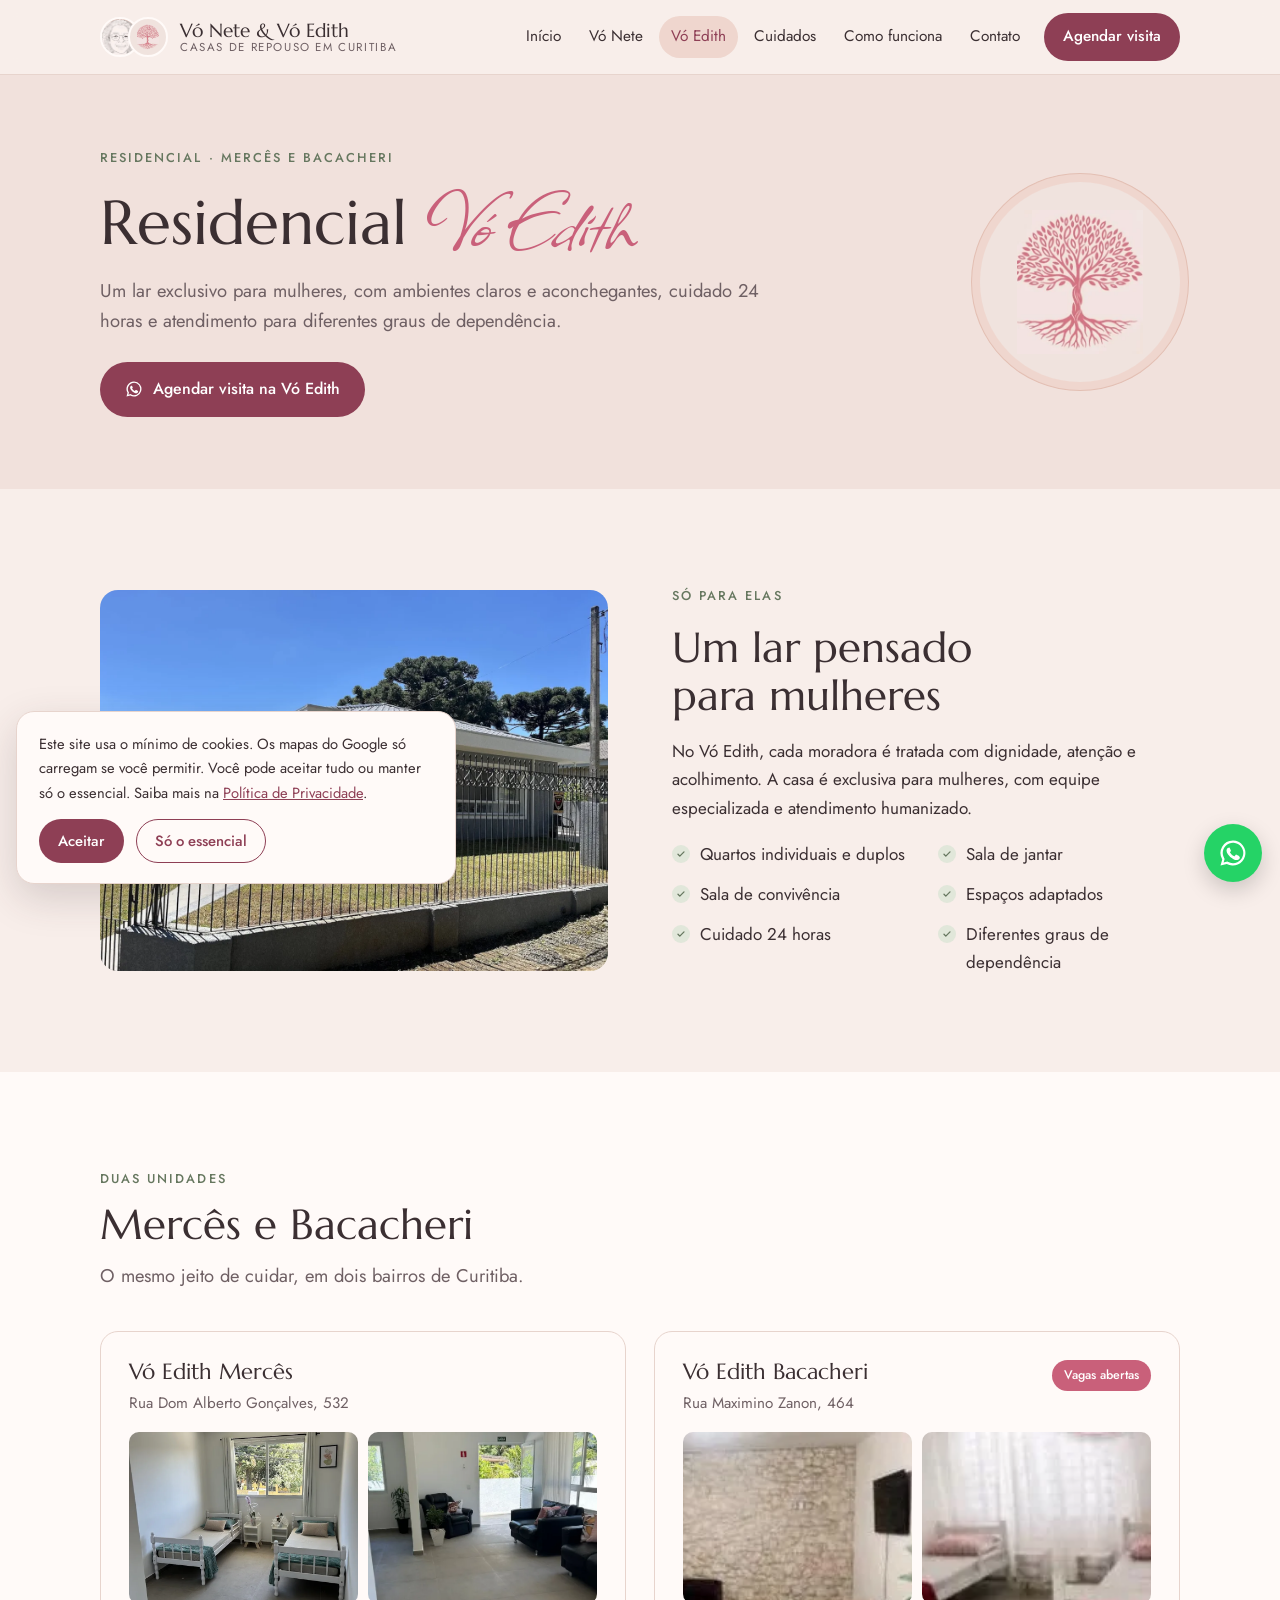
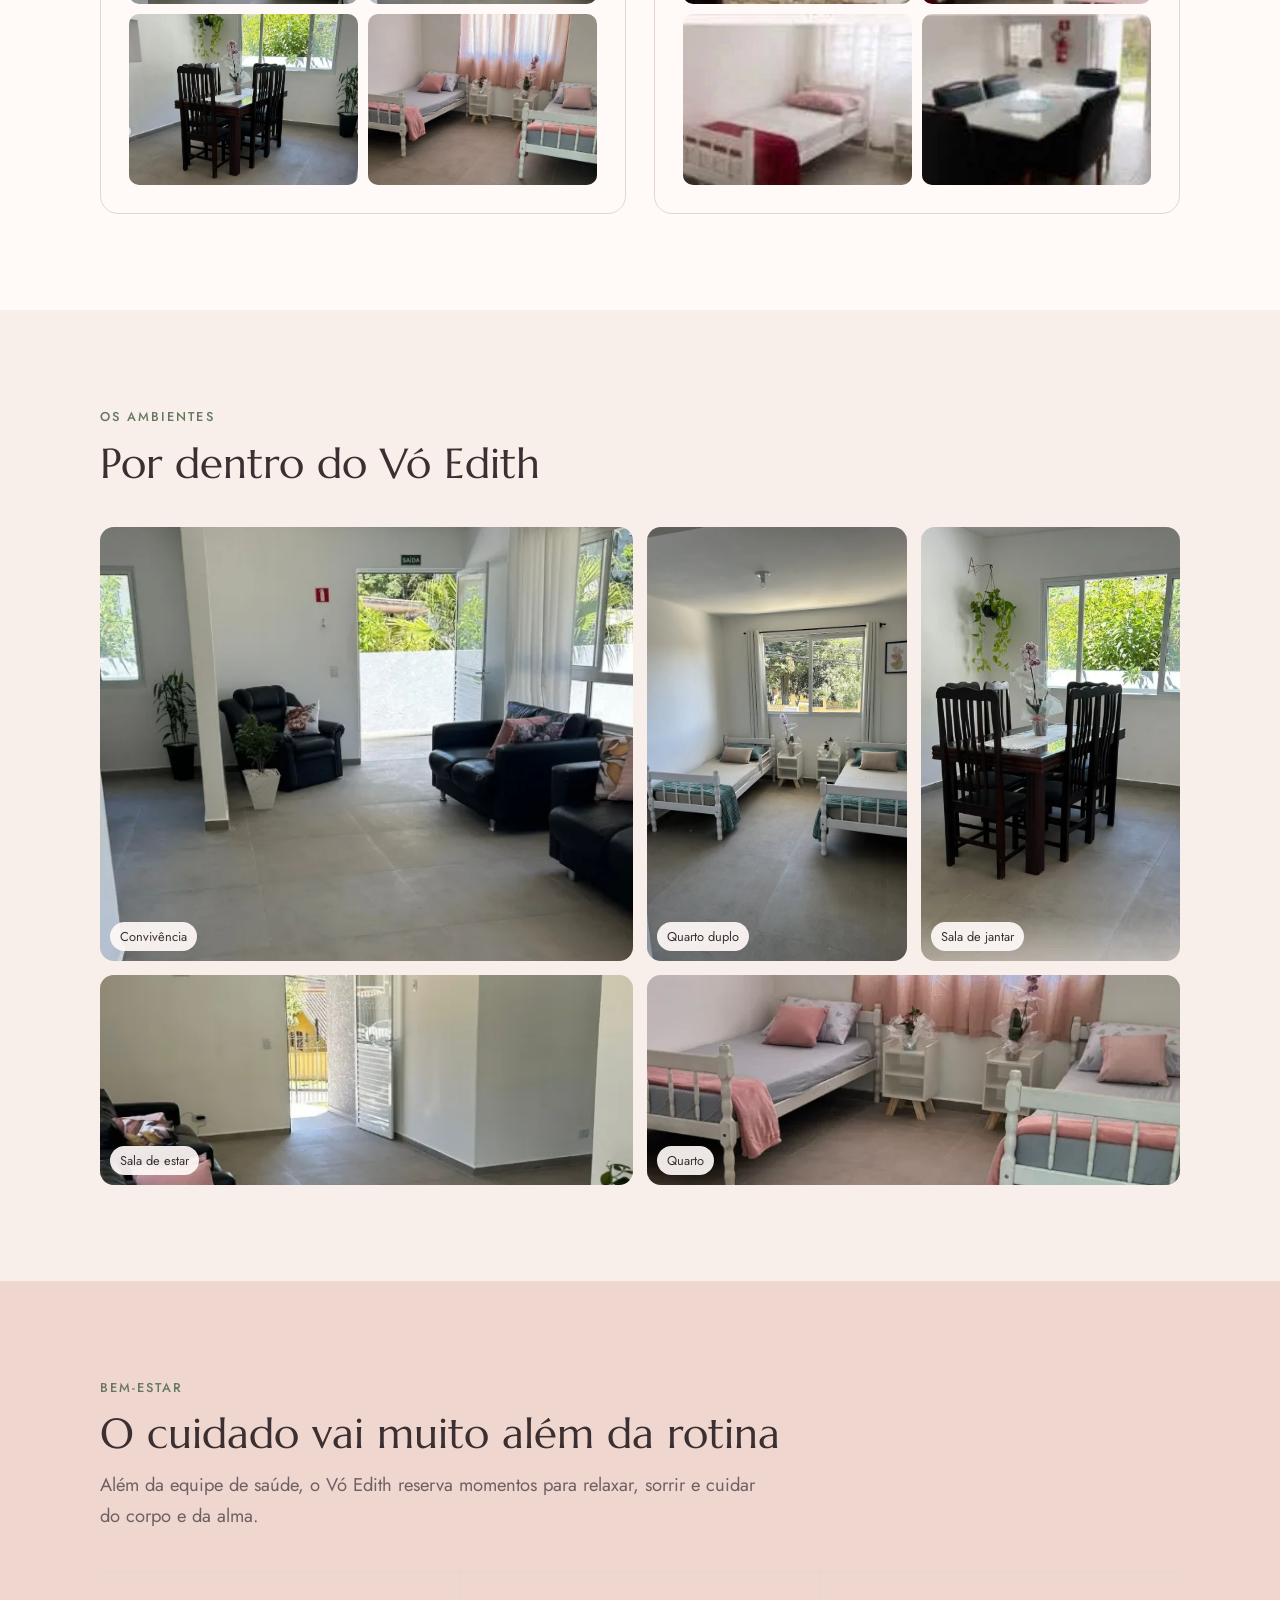
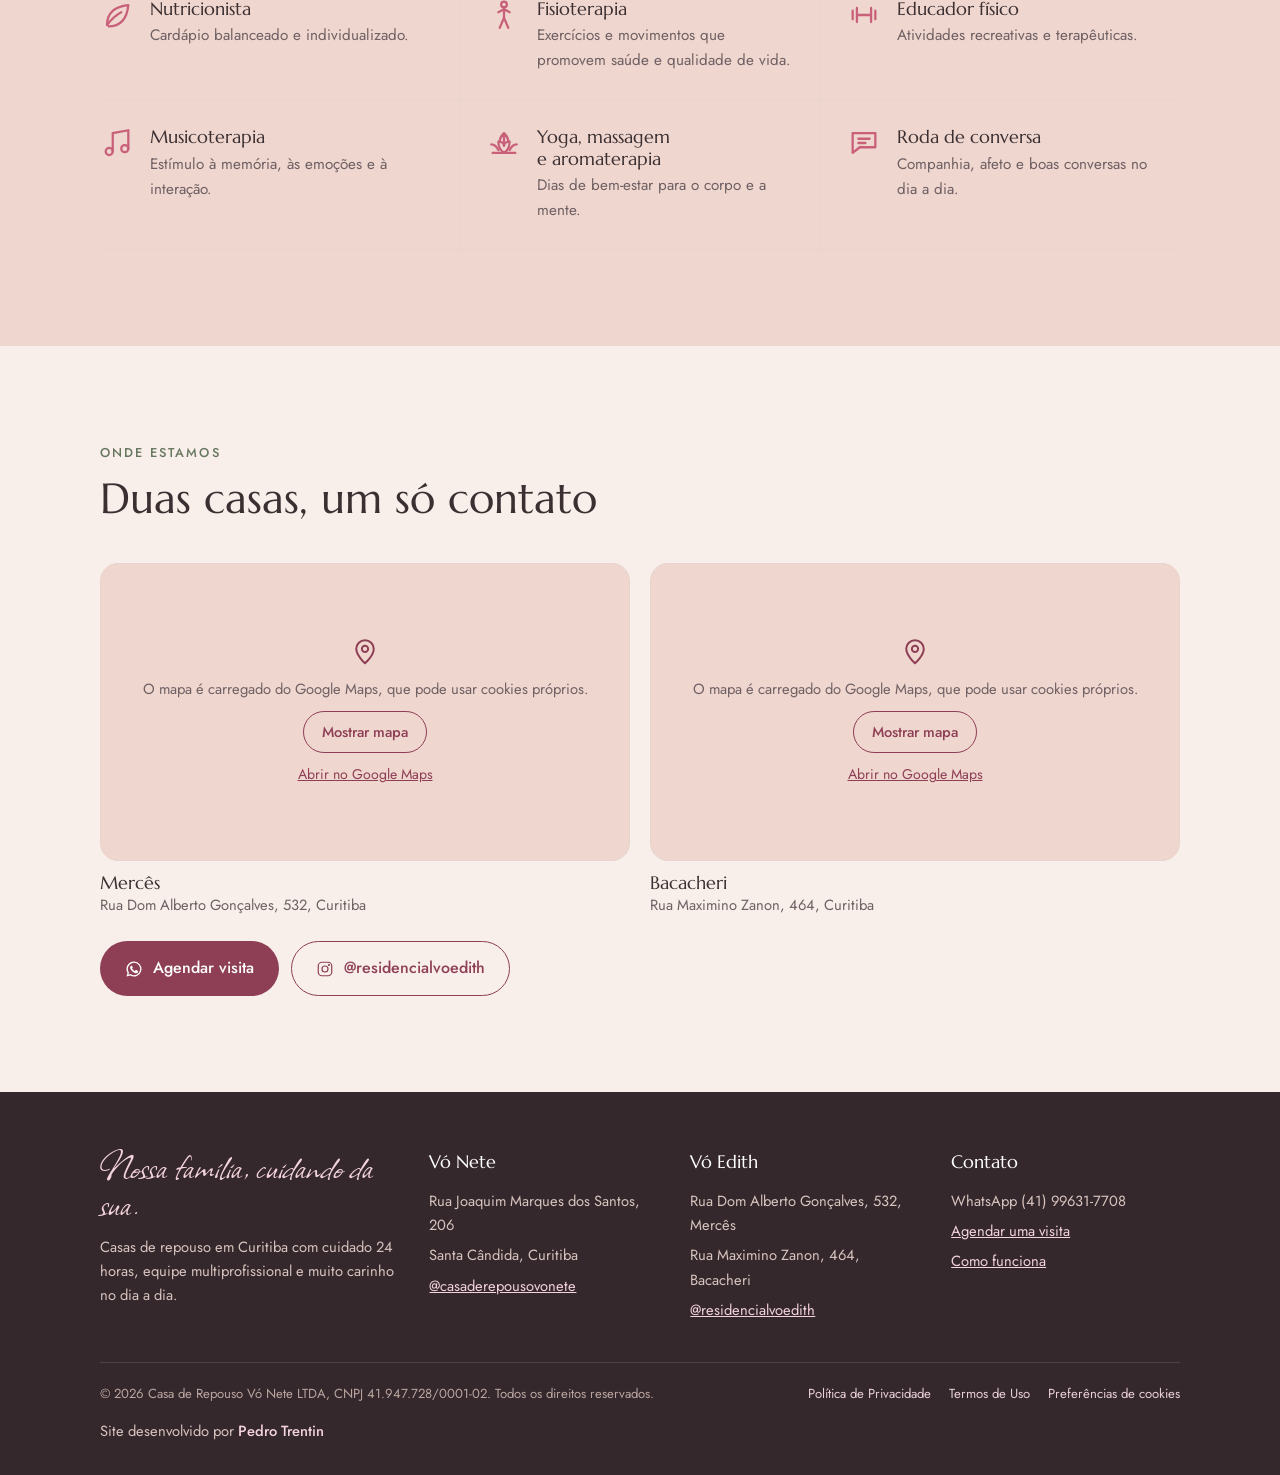
<file: vo-edith.html>
<!doctype html>
<html lang="pt-BR"><head><meta charset="utf-8"><meta name="viewport" content="width=device-width, initial-scale=1, viewport-fit=cover">
<title>Residencial Vó Edith | Mercês e Bacacheri, Curitiba</title><meta name="description" content="Residencial Vó Edith, casa de repouso exclusiva para mulheres no Mercês e no Bacacheri, Curitiba.">
<meta property="og:title" content="Residencial Vó Edith | Mercês e Bacacheri, Curitiba"><meta property="og:description" content="Residencial Vó Edith, casa de repouso exclusiva para mulheres no Mercês e no Bacacheri, Curitiba."><meta property="og:image" content="img/edith-fachada.webp">
<link rel="icon" href="img/nete-retrato.webp"><link rel="preload" href="assets/fonts/marcellus-latin-400-normal.woff2" as="font" type="font/woff2" crossorigin><link rel="stylesheet" href="assets/fonts.css"><link rel="stylesheet" href="assets/site.css"></head>
<body><header class="top"><div class="wrap">
<a class="brand" href="/"><span class="brand-seals"><img src="img/nete-retrato.webp" alt=""><img src="img/edith-arvore.webp" alt="" style="object-fit:contain;padding:5px;background:#F0E3DE"></span><span class="brand-name"><b>Vó Nete &amp; Vó Edith</b><small>Casas de repouso em Curitiba</small></span></a>
<button class="menu-btn" type="button" aria-label="Abrir menu" aria-expanded="false"><svg viewBox="0 0 24 24" aria-hidden="true" fill="none" stroke="currentColor" stroke-width="1.6" stroke-linecap="round" stroke-linejoin="round"><path d="M4 7h16M4 12h16M4 17h16"/></svg></button>
<nav class="nav"><a href="/">Início</a><a href="/vo-nete">Vó Nete</a><a href="/vo-edith" aria-current="page">Vó Edith</a><a href="/cuidados">Cuidados</a><a href="/como-funciona">Como funciona</a><a href="/contato">Contato</a><a class="btn btn-main" href="https://wa.me/5541996317708?text=Ol%C3%A1%21%20Vim%20pelo%20site%20e%20gostaria%20de%20agendar%20uma%20visita." target="_blank" rel="noopener">Agendar visita</a></nav>
</div></header><main><section class="banner edith">
  <div class="wrap">
    <div>
      <p class="eyebrow">Residencial · Mercês e Bacacheri</p>
      <h1 style="margin-top:12px">Residencial <span class="script">Vó Edith</span></h1>
      <p class="lead">Um lar exclusivo para mulheres, com ambientes claros e aconchegantes, cuidado 24 horas e atendimento para diferentes graus de dependência.</p>
      <div class="btns" style="margin-top:26px">
        <a class="btn btn-main" href="https://wa.me/5541996317708?text=Ol%C3%A1%21%20Vim%20pelo%20site%20e%20gostaria%20de%20agendar%20uma%20visita%20no%20Residencial%20V%C3%B3%20Edith." target="_blank" rel="noopener"><svg viewBox="0 0 24 24" aria-hidden="true"><path fill="currentColor" d="M12 2a10 10 0 0 0-8.6 15.1L2 22l5-1.3A10 10 0 1 0 12 2zm0 18.2a8.2 8.2 0 0 1-4.2-1.2l-.3-.2-3 .8.8-2.9-.2-.3A8.2 8.2 0 1 1 12 20.2zm4.5-6.1c-.2-.1-1.5-.7-1.7-.8-.2-.1-.4-.1-.6.1l-.8 1c-.1.2-.3.2-.5.1a6.7 6.7 0 0 1-3.3-2.9c-.3-.4.2-.4.7-1.3.1-.2 0-.3 0-.4l-.8-1.8c-.2-.5-.4-.4-.6-.4h-.5a1 1 0 0 0-.7.3 3 3 0 0 0-.9 2.2 5.2 5.2 0 0 0 1.1 2.7 11.8 11.8 0 0 0 4.5 4c1.7.7 2.3.8 3.2.6.5-.1 1.5-.6 1.7-1.2.2-.6.2-1.1.1-1.2l-.4-.3z"/></svg>Agendar visita na Vó Edith</a>
      </div>
    </div>
    <div class="banner-seal tree"><img src="img/edith-arvore.webp" alt="Árvore da vida, símbolo do Residencial Vó Edith"></div>
  </div>
</section>

<section class="section">
  <div class="wrap split">
    <div class="photo wide"><img src="img/edith-fachada.webp" alt="Fachada do Residencial Vó Edith no Mercês"></div>
    <div class="stack">
      <p class="eyebrow">Só para elas</p>
      <h2>Um lar pensado para mulheres</h2>
      <p>No Vó Edith, cada moradora é tratada com dignidade, atenção e acolhimento. A casa é exclusiva para mulheres, com equipe especializada e atendimento humanizado.</p>
      <ul class="checks">
        <li>Quartos individuais e duplos</li>
        <li>Sala de jantar</li>
        <li>Sala de convivência</li>
        <li>Espaços adaptados</li>
        <li>Cuidado 24 horas</li>
        <li>Diferentes graus de dependência</li>
      </ul>
    </div>
  </div>
</section>

<section class="section alt">
  <div class="wrap">
    <div class="sec-head">
      <p class="eyebrow">Duas unidades</p>
      <h2>Mercês e Bacacheri</h2>
      <p class="lead">O mesmo jeito de cuidar, em dois bairros de Curitiba.</p>
    </div>
    <div class="units">
      <article class="unit">
        <div class="unit-head">
          <div><h3>Vó Edith Mercês</h3><p class="addr" style="margin-top:6px"><span>Rua Dom Alberto Gonçalves, 532</span></p></div>
        </div>
        <div class="mini">
          <img src="img/edith-quarto-verde.webp" alt="Quarto duplo com colchas verdes">
          <img src="img/edith-convivencia.webp" alt="Sala de convivência com sofás">
          <img src="img/edith-jantar.webp" alt="Sala de jantar">
          <img src="img/edith-quarto-rosa.webp" alt="Quarto duplo com cortinas rosa">
        </div>
      </article>
      <article class="unit">
        <div class="unit-head">
          <div><h3>Vó Edith Bacacheri</h3><p class="addr" style="margin-top:6px"><span>Rua Maximino Zanon, 464</span></p></div>
          <span class="badge">Vagas abertas</span>
        </div>
        <div class="mini">
          <img src="img/bac-sala.webp" alt="Sala com parede de pedra e poltronas">
          <img src="img/bac-duplo.webp" alt="Quarto duplo">
          <img src="img/bac-individual.webp" alt="Quarto individual">
          <img src="img/bac-jantar.webp" alt="Sala de jantar">
        </div>
      </article>
    </div>
  </div>
</section>

<section class="section">
  <div class="wrap">
    <div class="sec-head">
      <p class="eyebrow">Os ambientes</p>
      <h2>Por dentro do Vó Edith</h2>
    </div>
    <div class="gallery">
      <figure class="w2 t2"><img src="img/edith-convivencia.webp" alt="Sala de convivência ampla com sofás"><figcaption>Convivência</figcaption></figure>
      <figure class="t2"><img src="img/edith-quarto-verde.webp" alt="Quarto duplo"><figcaption>Quarto duplo</figcaption></figure>
      <figure class="t2"><img src="img/edith-jantar.webp" alt="Mesa de jantar com orquídea"><figcaption>Sala de jantar</figcaption></figure>
      <figure class="w2"><img src="img/edith-estar.webp" alt="Sala de estar" style="object-position:center 60%"><figcaption>Sala de estar</figcaption></figure>
      <figure class="w2"><img src="img/edith-quarto-rosa.webp" alt="Quarto com cortinas rosa" style="object-position:center 55%"><figcaption>Quarto</figcaption></figure>
    </div>
  </div>
</section>

<section class="section blush">
  <div class="wrap">
    <div class="sec-head">
      <p class="eyebrow">Bem-estar</p>
      <h2>O cuidado vai muito além da rotina</h2>
      <p class="lead">Além da equipe de saúde, o Vó Edith reserva momentos para relaxar, sorrir e cuidar do corpo e da alma.</p>
    </div>
    <div class="care">
      <div class="care-item"><svg viewBox="0 0 24 24" aria-hidden="true" fill="none" stroke="currentColor" stroke-width="1.6" stroke-linecap="round" stroke-linejoin="round"><path d="M5 19c0-8 5-13 15-14-1 10-6 15-14 15"/><path d="M5 19c3-4 6-7 10-9"/></svg><div><h3>Nutricionista</h3><p>Cardápio balanceado e individualizado.</p></div></div>
      <div class="care-item"><svg viewBox="0 0 24 24" aria-hidden="true" fill="none" stroke="currentColor" stroke-width="1.6" stroke-linecap="round" stroke-linejoin="round"><circle cx="12" cy="4.5" r="2"/><path d="M12 7v7M8 10l4-2 4 2M9 21l3-7 3 7"/></svg><div><h3>Fisioterapia</h3><p>Exercícios e movimentos que promovem saúde e qualidade de vida.</p></div></div>
      <div class="care-item"><svg viewBox="0 0 24 24" aria-hidden="true" fill="none" stroke="currentColor" stroke-width="1.6" stroke-linecap="round" stroke-linejoin="round"><path d="M4 9v6M7 7v10M17 7v10M20 9v6M7 12h10"/></svg><div><h3>Educador físico</h3><p>Atividades recreativas e terapêuticas.</p></div></div>
      <div class="care-item"><svg viewBox="0 0 24 24" aria-hidden="true" fill="none" stroke="currentColor" stroke-width="1.6" stroke-linecap="round" stroke-linejoin="round"><path d="M9 18V5l11-2v13"/><circle cx="6.5" cy="18" r="2.5"/><circle cx="17.5" cy="16" r="2.5"/></svg><div><h3>Musicoterapia</h3><p>Estímulo à memória, às emoções e à interação.</p></div></div>
      <div class="care-item"><svg viewBox="0 0 24 24" aria-hidden="true" fill="none" stroke="currentColor" stroke-width="1.6" stroke-linecap="round" stroke-linejoin="round"><path d="M12 19c-3-2-4-5-4-8 2 0 4 1 4 3 0-2 2-3 4-3 0 3-1 6-4 8z"/><path d="M12 14c0-4 0-7 0-9 2 2 3 4 3 6M12 5c-2 2-3 4-3 6"/><path d="M3 13c2 0 4 2 5 4M21 13c-2 0-4 2-5 4M4 19h16"/></svg><div><h3>Yoga, massagem e aromaterapia</h3><p>Dias de bem-estar para o corpo e a mente.</p></div></div>
      <div class="care-item"><svg viewBox="0 0 24 24" aria-hidden="true" fill="none" stroke="currentColor" stroke-width="1.6" stroke-linecap="round" stroke-linejoin="round"><path d="M4 5h16v10H9l-5 4z"/><path d="M8 9h8M8 12h5"/></svg><div><h3>Roda de conversa</h3><p>Companhia, afeto e boas conversas no dia a dia.</p></div></div>
    </div>
  </div>
</section>

<section class="section">
  <div class="wrap">
    <div class="sec-head">
      <p class="eyebrow">Onde estamos</p>
      <h2>Duas casas, um só contato</h2>
    </div>
    <div class="maps m2">
      <div><div class="map"><div class="map-gate" data-map-src="https://www.google.com/maps?q=Rua%20Dom%20Alberto%20Gon%C3%A7alves%2C%20532%2C%20Merc%C3%AAs%2C%20Curitiba%2C%20PR&output=embed" data-map-title="Mapa: Rua Dom Alberto Gonçalves, 532, Mercês, Curitiba, PR"><svg viewBox="0 0 24 24" aria-hidden="true" fill="none" stroke="currentColor" stroke-width="1.6" stroke-linecap="round" stroke-linejoin="round"><path d="M12 21s-7-6.2-7-11.5a7 7 0 0 1 14 0C19 14.8 12 21 12 21z"/><circle cx="12" cy="9.5" r="2.5"/></svg><p>O mapa é carregado do Google Maps, que pode usar cookies próprios.</p><button type="button" class="btn btn-line" data-load-map>Mostrar mapa</button><a href="https://www.google.com/maps/search/?api=1&query=Rua%20Dom%20Alberto%20Gon%C3%A7alves%2C%20532%2C%20Merc%C3%AAs%2C%20Curitiba%2C%20PR" target="_blank" rel="noopener">Abrir no Google Maps</a></div></div><h3>Mercês</h3><p>Rua Dom Alberto Gonçalves, 532, Curitiba</p></div>
      <div><div class="map"><div class="map-gate" data-map-src="https://www.google.com/maps?q=Rua%20Maximino%20Zanon%2C%20464%2C%20Bacacheri%2C%20Curitiba%2C%20PR&output=embed" data-map-title="Mapa: Rua Maximino Zanon, 464, Bacacheri, Curitiba, PR"><svg viewBox="0 0 24 24" aria-hidden="true" fill="none" stroke="currentColor" stroke-width="1.6" stroke-linecap="round" stroke-linejoin="round"><path d="M12 21s-7-6.2-7-11.5a7 7 0 0 1 14 0C19 14.8 12 21 12 21z"/><circle cx="12" cy="9.5" r="2.5"/></svg><p>O mapa é carregado do Google Maps, que pode usar cookies próprios.</p><button type="button" class="btn btn-line" data-load-map>Mostrar mapa</button><a href="https://www.google.com/maps/search/?api=1&query=Rua%20Maximino%20Zanon%2C%20464%2C%20Bacacheri%2C%20Curitiba%2C%20PR" target="_blank" rel="noopener">Abrir no Google Maps</a></div></div><h3>Bacacheri</h3><p>Rua Maximino Zanon, 464, Curitiba</p></div>
    </div>
    <div class="btns" style="margin-top:24px">
      <a class="btn btn-main" href="https://wa.me/5541996317708?text=Ol%C3%A1%21%20Vim%20pelo%20site%20e%20gostaria%20de%20agendar%20uma%20visita%20no%20Residencial%20V%C3%B3%20Edith." target="_blank" rel="noopener"><svg viewBox="0 0 24 24" aria-hidden="true"><path fill="currentColor" d="M12 2a10 10 0 0 0-8.6 15.1L2 22l5-1.3A10 10 0 1 0 12 2zm0 18.2a8.2 8.2 0 0 1-4.2-1.2l-.3-.2-3 .8.8-2.9-.2-.3A8.2 8.2 0 1 1 12 20.2zm4.5-6.1c-.2-.1-1.5-.7-1.7-.8-.2-.1-.4-.1-.6.1l-.8 1c-.1.2-.3.2-.5.1a6.7 6.7 0 0 1-3.3-2.9c-.3-.4.2-.4.7-1.3.1-.2 0-.3 0-.4l-.8-1.8c-.2-.5-.4-.4-.6-.4h-.5a1 1 0 0 0-.7.3 3 3 0 0 0-.9 2.2 5.2 5.2 0 0 0 1.1 2.7 11.8 11.8 0 0 0 4.5 4c1.7.7 2.3.8 3.2.6.5-.1 1.5-.6 1.7-1.2.2-.6.2-1.1.1-1.2l-.4-.3z"/></svg>Agendar visita</a>
      <a class="btn btn-line" href="https://instagram.com/residencialvoedith" target="_blank" rel="noopener"><svg viewBox="0 0 24 24" aria-hidden="true" fill="none" stroke="currentColor" stroke-width="1.6" stroke-linecap="round" stroke-linejoin="round"><rect x="3" y="3" width="18" height="18" rx="5"/><circle cx="12" cy="12" r="4"/><circle cx="17.3" cy="6.7" r=".6" fill="currentColor"/></svg>@residencialvoedith</a>
    </div>
  </div>
</section>
</main><footer class="foot"><div class="wrap">
<div class="foot-grid">
<div><span class="script">Nossa família, cuidando da sua.</span><p style="margin-top:12px">Casas de repouso em Curitiba com cuidado 24 horas, equipe multiprofissional e muito carinho no dia a dia.</p></div>
<div><h4>Vó Nete</h4><ul><li>Rua Joaquim Marques dos Santos, 206</li><li>Santa Cândida, Curitiba</li><li><a href="https://instagram.com/casaderepousovonete" target="_blank" rel="noopener">@casaderepousovonete</a></li></ul></div>
<div><h4>Vó Edith</h4><ul><li>Rua Dom Alberto Gonçalves, 532, Mercês</li><li>Rua Maximino Zanon, 464, Bacacheri</li><li><a href="https://instagram.com/residencialvoedith" target="_blank" rel="noopener">@residencialvoedith</a></li></ul></div>
<div><h4>Contato</h4><ul><li>WhatsApp (41) 99631-7708</li><li><a href="https://wa.me/5541996317708?text=Ol%C3%A1%21%20Vim%20pelo%20site%20e%20gostaria%20de%20agendar%20uma%20visita." target="_blank" rel="noopener">Agendar uma visita</a></li><li><a href="/como-funciona">Como funciona</a></li></ul></div>
</div>
<div class="foot-base">
<span>© 2026 Casa de Repouso Vó Nete LTDA, CNPJ 41.947.728/0001-02. Todos os direitos reservados.</span>
<nav class="foot-legal" aria-label="Informações legais"><a href="/privacidade">Política de Privacidade</a><a href="/termos">Termos de Uso</a><button type="button" class="linklike" data-cookie-open>Preferências de cookies</button></nav>
</div>
<p class="credit">Site desenvolvido por <a href="https://www.instagram.com/ph.trentin/" target="_blank" rel="noopener">Pedro Trentin</a></p>
</div></footer>
<div class="cookie" id="cookie-banner" role="dialog" aria-live="polite" aria-label="Aviso de cookies" hidden>
<p>Este site usa o mínimo de cookies. Os mapas do Google só carregam se você permitir. Você pode aceitar tudo ou manter só o essencial. Saiba mais na <a href="/privacidade">Política de Privacidade</a>.</p>
<div class="btns"><button type="button" class="btn btn-main" data-cookie="all">Aceitar</button><button type="button" class="btn btn-line" data-cookie="essential">Só o essencial</button></div>
</div>
<a class="wa-float" href="https://wa.me/5541996317708?text=Ol%C3%A1%21%20Vim%20pelo%20site%20e%20gostaria%20de%20agendar%20uma%20visita." target="_blank" rel="noopener" aria-label="Conversar no WhatsApp"><svg viewBox="0 0 24 24" aria-hidden="true"><path fill="currentColor" d="M12 2a10 10 0 0 0-8.6 15.1L2 22l5-1.3A10 10 0 1 0 12 2zm0 18.2a8.2 8.2 0 0 1-4.2-1.2l-.3-.2-3 .8.8-2.9-.2-.3A8.2 8.2 0 1 1 12 20.2zm4.5-6.1c-.2-.1-1.5-.7-1.7-.8-.2-.1-.4-.1-.6.1l-.8 1c-.1.2-.3.2-.5.1a6.7 6.7 0 0 1-3.3-2.9c-.3-.4.2-.4.7-1.3.1-.2 0-.3 0-.4l-.8-1.8c-.2-.5-.4-.4-.6-.4h-.5a1 1 0 0 0-.7.3 3 3 0 0 0-.9 2.2 5.2 5.2 0 0 0 1.1 2.7 11.8 11.8 0 0 0 4.5 4c1.7.7 2.3.8 3.2.6.5-.1 1.5-.6 1.7-1.2.2-.6.2-1.1.1-1.2l-.4-.3z"/></svg></a><script src="assets/site.js"></script></body></html>
</file>
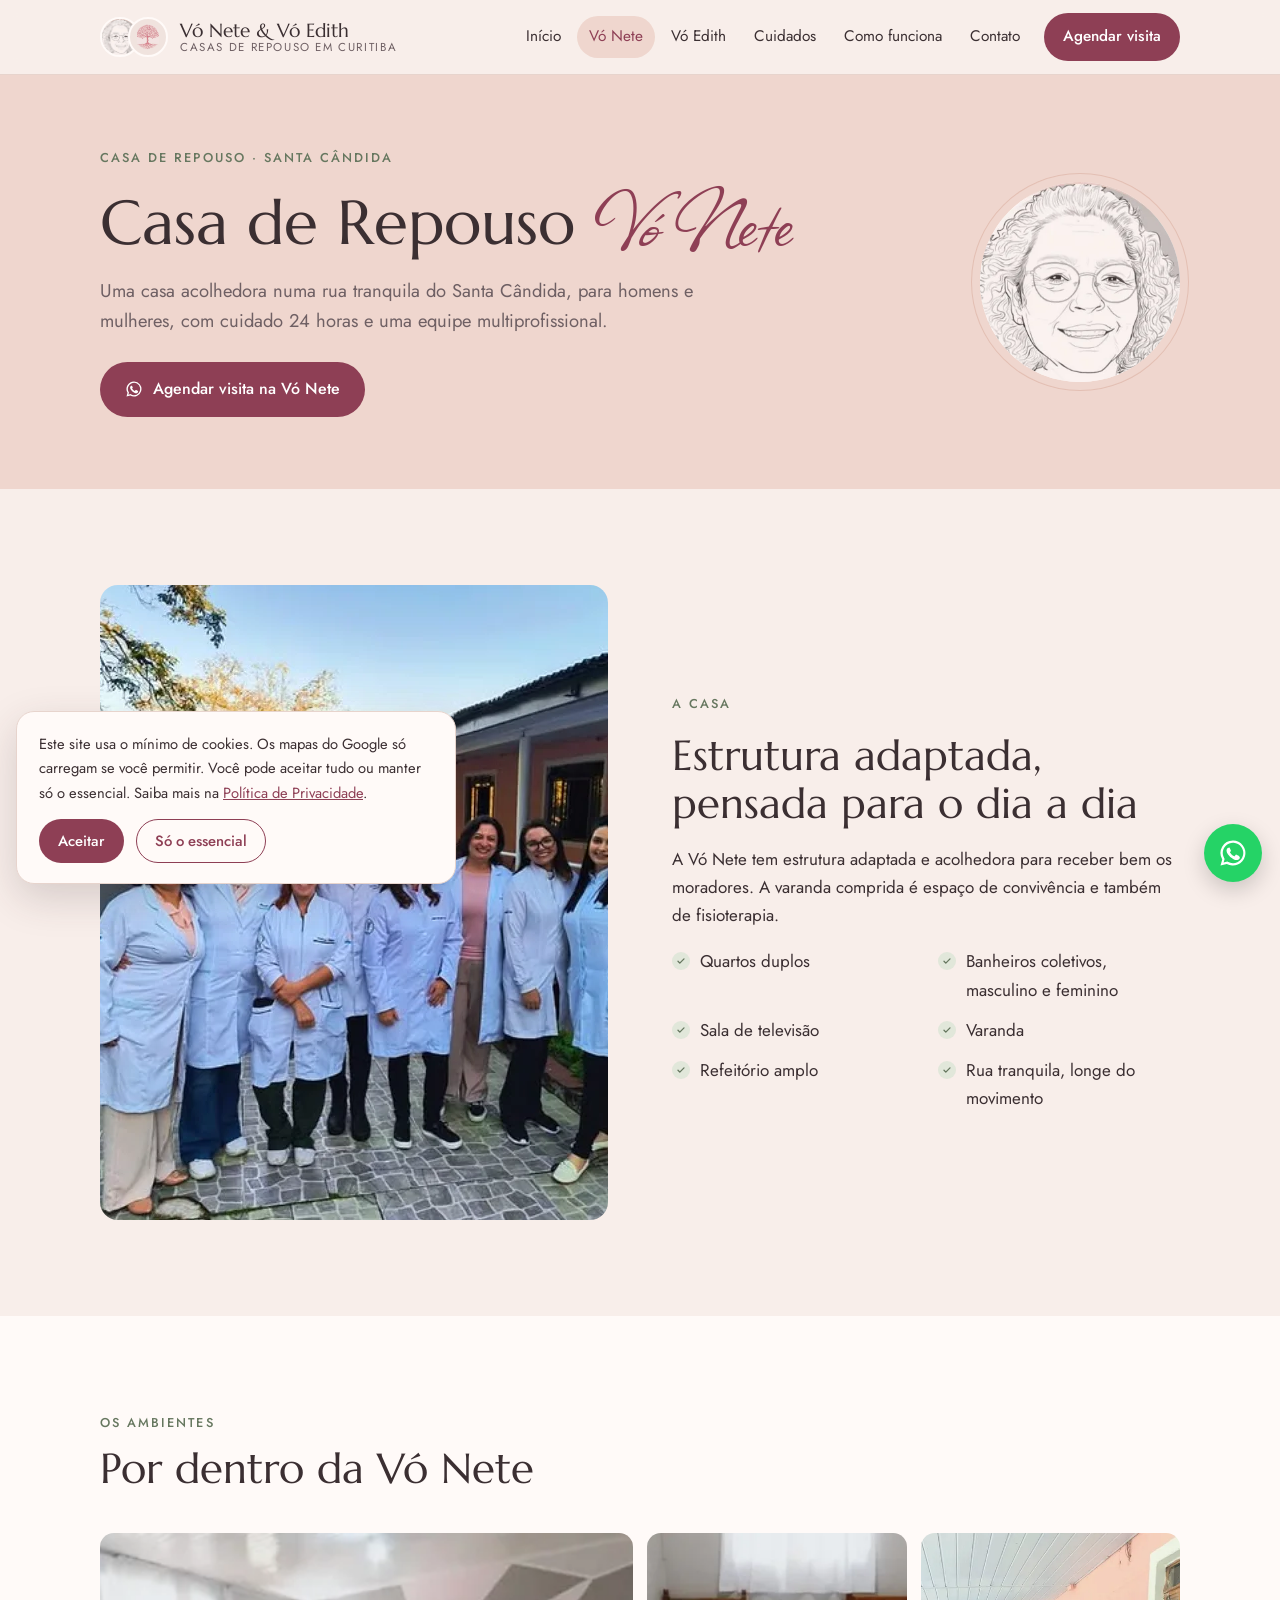
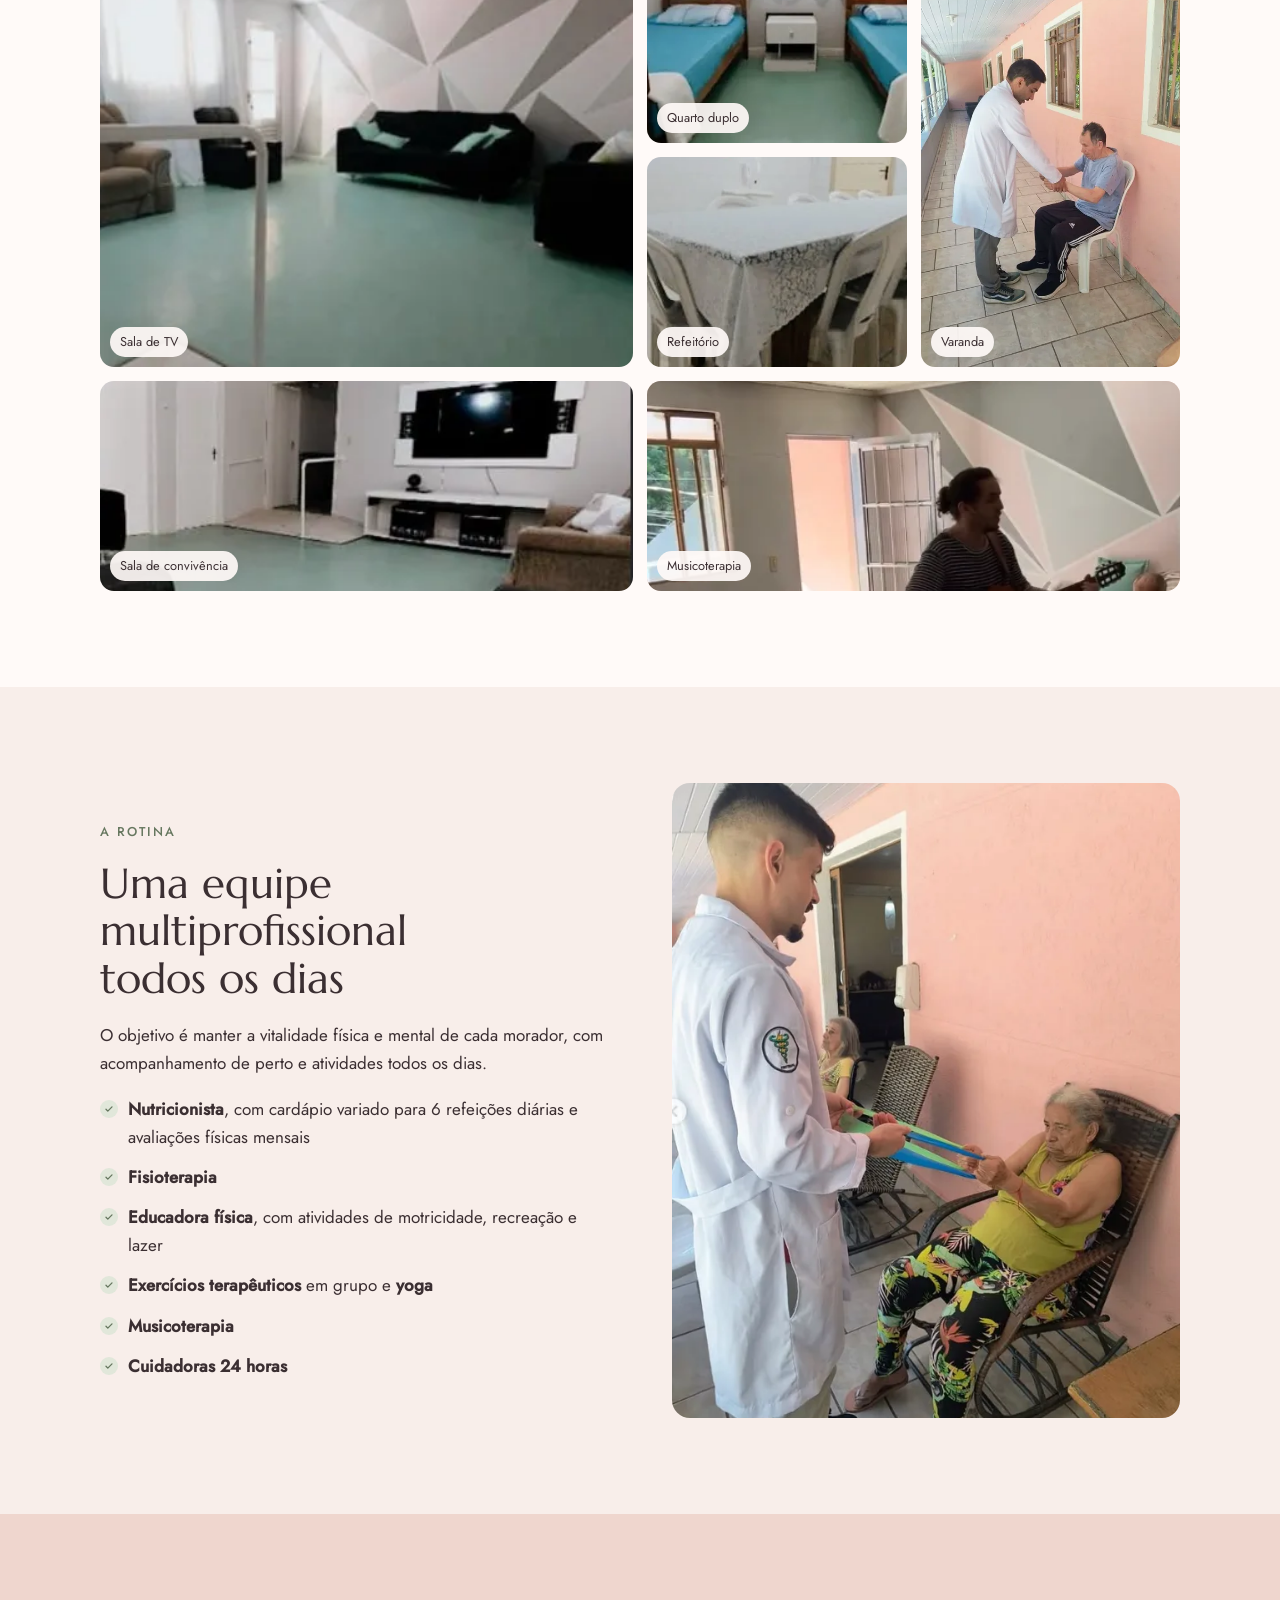
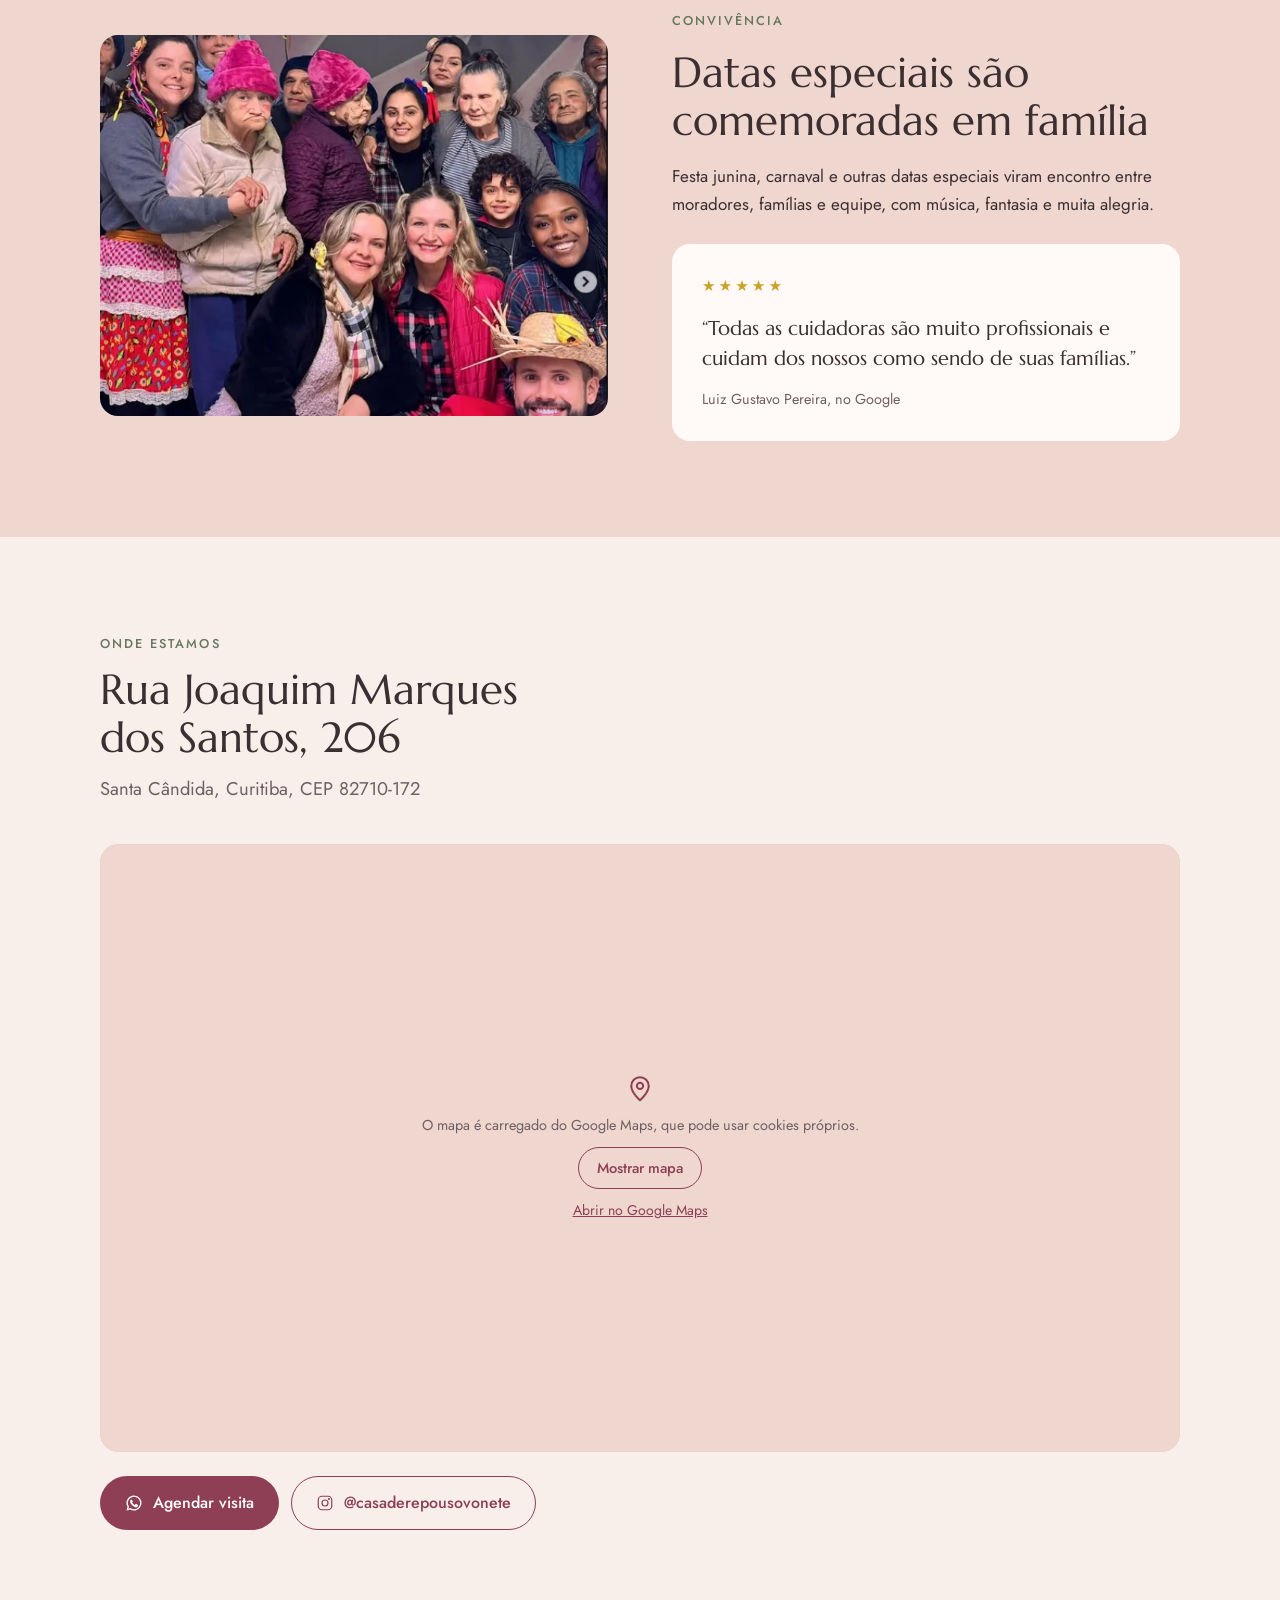
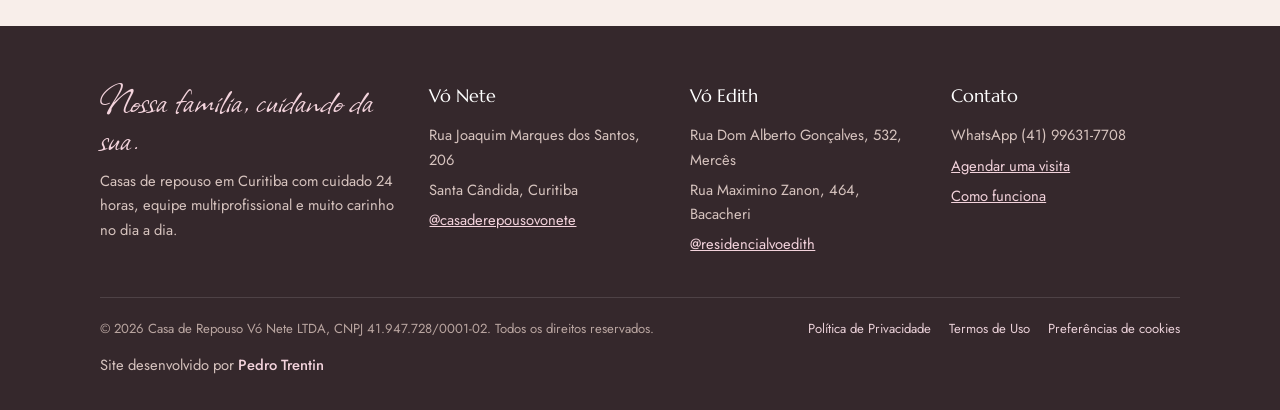
<file: vo-nete.html>
<!doctype html>
<html lang="pt-BR"><head><meta charset="utf-8"><meta name="viewport" content="width=device-width, initial-scale=1, viewport-fit=cover">
<title>Casa de Repouso Vó Nete | Santa Cândida, Curitiba</title><meta name="description" content="Casa de Repouso Vó Nete no Santa Cândida, Curitiba. Homens e mulheres, cuidado 24 horas, nutricionista, fisioterapia e musicoterapia.">
<meta property="og:title" content="Casa de Repouso Vó Nete | Santa Cândida, Curitiba"><meta property="og:description" content="Casa de Repouso Vó Nete no Santa Cândida, Curitiba. Homens e mulheres, cuidado 24 horas, nutricionista, fisioterapia e musicoterapia."><meta property="og:image" content="img/edith-fachada.webp">
<link rel="icon" href="img/nete-retrato.webp"><link rel="preload" href="assets/fonts/marcellus-latin-400-normal.woff2" as="font" type="font/woff2" crossorigin><link rel="stylesheet" href="assets/fonts.css"><link rel="stylesheet" href="assets/site.css"></head>
<body><header class="top"><div class="wrap">
<a class="brand" href="/"><span class="brand-seals"><img src="img/nete-retrato.webp" alt=""><img src="img/edith-arvore.webp" alt="" style="object-fit:contain;padding:5px;background:#F0E3DE"></span><span class="brand-name"><b>Vó Nete &amp; Vó Edith</b><small>Casas de repouso em Curitiba</small></span></a>
<button class="menu-btn" type="button" aria-label="Abrir menu" aria-expanded="false"><svg viewBox="0 0 24 24" aria-hidden="true" fill="none" stroke="currentColor" stroke-width="1.6" stroke-linecap="round" stroke-linejoin="round"><path d="M4 7h16M4 12h16M4 17h16"/></svg></button>
<nav class="nav"><a href="/">Início</a><a href="/vo-nete" aria-current="page">Vó Nete</a><a href="/vo-edith">Vó Edith</a><a href="/cuidados">Cuidados</a><a href="/como-funciona">Como funciona</a><a href="/contato">Contato</a><a class="btn btn-main" href="https://wa.me/5541996317708?text=Ol%C3%A1%21%20Vim%20pelo%20site%20e%20gostaria%20de%20agendar%20uma%20visita." target="_blank" rel="noopener">Agendar visita</a></nav>
</div></header><main><section class="banner">
  <div class="wrap">
    <div>
      <p class="eyebrow">Casa de Repouso · Santa Cândida</p>
      <h1 style="margin-top:12px">Casa de Repouso <span class="script">Vó Nete</span></h1>
      <p class="lead">Uma casa acolhedora numa rua tranquila do Santa Cândida, para homens e mulheres, com cuidado 24 horas e uma equipe multiprofissional.</p>
      <div class="btns" style="margin-top:26px">
        <a class="btn btn-main" href="https://wa.me/5541996317708?text=Ol%C3%A1%21%20Vim%20pelo%20site%20e%20gostaria%20de%20agendar%20uma%20visita%20na%20V%C3%B3%20Nete%2C%20no%20Santa%20C%C3%A2ndida." target="_blank" rel="noopener"><svg viewBox="0 0 24 24" aria-hidden="true"><path fill="currentColor" d="M12 2a10 10 0 0 0-8.6 15.1L2 22l5-1.3A10 10 0 1 0 12 2zm0 18.2a8.2 8.2 0 0 1-4.2-1.2l-.3-.2-3 .8.8-2.9-.2-.3A8.2 8.2 0 1 1 12 20.2zm4.5-6.1c-.2-.1-1.5-.7-1.7-.8-.2-.1-.4-.1-.6.1l-.8 1c-.1.2-.3.2-.5.1a6.7 6.7 0 0 1-3.3-2.9c-.3-.4.2-.4.7-1.3.1-.2 0-.3 0-.4l-.8-1.8c-.2-.5-.4-.4-.6-.4h-.5a1 1 0 0 0-.7.3 3 3 0 0 0-.9 2.2 5.2 5.2 0 0 0 1.1 2.7 11.8 11.8 0 0 0 4.5 4c1.7.7 2.3.8 3.2.6.5-.1 1.5-.6 1.7-1.2.2-.6.2-1.1.1-1.2l-.4-.3z"/></svg>Agendar visita na Vó Nete</a>
      </div>
    </div>
    <div class="banner-seal"><img src="img/nete-retrato.webp" alt="Ilustração da Vó Nete"></div>
  </div>
</section>

<section class="section">
  <div class="wrap split">
    <div class="photo tall"><img src="img/nete-equipe.webp" alt="Equipe da Vó Nete na varanda da casa" style="object-position:center"></div>
    <div class="stack">
      <p class="eyebrow">A casa</p>
      <h2>Estrutura adaptada, pensada para o dia a dia</h2>
      <p>A Vó Nete tem estrutura adaptada e acolhedora para receber bem os moradores. A varanda comprida é espaço de convivência e também de fisioterapia.</p>
      <ul class="checks">
        <li>Quartos duplos</li>
        <li>Banheiros coletivos, masculino e feminino</li>
        <li>Sala de televisão</li>
        <li>Varanda</li>
        <li>Refeitório amplo</li>
        <li>Rua tranquila, longe do movimento</li>
      </ul>
    </div>
  </div>
</section>

<section class="section alt">
  <div class="wrap">
    <div class="sec-head">
      <p class="eyebrow">Os ambientes</p>
      <h2>Por dentro da Vó Nete</h2>
    </div>
    <div class="gallery">
      <figure class="w2 t2"><img src="img/nete-tv1.webp" alt="Sala de TV com sofás"><figcaption>Sala de TV</figcaption></figure>
      <figure><img src="img/nete-quarto.webp" alt="Quarto duplo"><figcaption>Quarto duplo</figcaption></figure>
      <figure class="t2"><img src="img/nete-fisio2.webp" alt="Fisioterapeuta com morador na varanda"><figcaption>Varanda</figcaption></figure>
      <figure><img src="img/nete-refeitorio.webp" alt="Mesa do refeitório"><figcaption>Refeitório</figcaption></figure>
      <figure class="w2"><img src="img/nete-tv2.webp" alt="Sala de TV"><figcaption>Sala de convivência</figcaption></figure>
      <figure class="w2"><img src="img/nete-musica.webp" alt="Músico tocando violão para os moradores" style="object-position:center 30%"><figcaption>Musicoterapia</figcaption></figure>
    </div>
  </div>
</section>

<section class="section">
  <div class="wrap split rev">
    <div class="photo tall"><img src="img/nete-fisio1.webp" alt="Moradora fazendo exercício com elástico junto do fisioterapeuta"></div>
    <div class="stack">
      <p class="eyebrow">A rotina</p>
      <h2>Uma equipe multiprofissional todos os dias</h2>
      <p>O objetivo é manter a vitalidade física e mental de cada morador, com acompanhamento de perto e atividades todos os dias.</p>
      <ul class="checks one">
        <li><span><b>Nutricionista</b>, com cardápio variado para 6 refeições diárias e avaliações físicas mensais</span></li>
        <li><span><b>Fisioterapia</b></span></li>
        <li><span><b>Educadora física</b>, com atividades de motricidade, recreação e lazer</span></li>
        <li><span><b>Exercícios terapêuticos</b> em grupo e <b>yoga</b></span></li>
        <li><span><b>Musicoterapia</b></span></li>
        <li><span><b>Cuidadoras 24 horas</b></span></li>
      </ul>
    </div>
  </div>
</section>

<section class="section blush">
  <div class="wrap split">
    <div class="photo wide"><img src="img/nete-festa.webp" alt="Moradores, familiares e equipe na festa junina da casa" style="object-position:center 30%"></div>
    <div class="stack">
      <p class="eyebrow">Convivência</p>
      <h2>Datas especiais são comemoradas em família</h2>
      <p>Festa junina, carnaval e outras datas especiais viram encontro entre moradores, famílias e equipe, com música, fantasia e muita alegria.</p>
      <figure class="quote" style="margin:8px 0 0">
        <span class="stars" aria-label="5 estrelas">★★★★★</span>
        <blockquote>“Todas as cuidadoras são muito profissionais e cuidam dos nossos como sendo de suas famílias.”</blockquote>
        <cite>Luiz Gustavo Pereira, no Google</cite>
      </figure>
    </div>
  </div>
</section>

<section class="section">
  <div class="wrap">
    <div class="sec-head">
      <p class="eyebrow">Onde estamos</p>
      <h2>Rua Joaquim Marques dos Santos, 206</h2>
      <p class="lead">Santa Cândida, Curitiba, CEP 82710-172</p>
    </div>
    <div class="map"><div class="map-gate" data-map-src="https://www.google.com/maps?q=Rua%20Joaquim%20Marques%20dos%20Santos%2C%20206%2C%20Santa%20C%C3%A2ndida%2C%20Curitiba%2C%20PR&output=embed" data-map-title="Mapa: Rua Joaquim Marques dos Santos, 206, Santa Cândida, Curitiba, PR"><svg viewBox="0 0 24 24" aria-hidden="true" fill="none" stroke="currentColor" stroke-width="1.6" stroke-linecap="round" stroke-linejoin="round"><path d="M12 21s-7-6.2-7-11.5a7 7 0 0 1 14 0C19 14.8 12 21 12 21z"/><circle cx="12" cy="9.5" r="2.5"/></svg><p>O mapa é carregado do Google Maps, que pode usar cookies próprios.</p><button type="button" class="btn btn-line" data-load-map>Mostrar mapa</button><a href="https://www.google.com/maps/search/?api=1&query=Rua%20Joaquim%20Marques%20dos%20Santos%2C%20206%2C%20Santa%20C%C3%A2ndida%2C%20Curitiba%2C%20PR" target="_blank" rel="noopener">Abrir no Google Maps</a></div></div>
    <div class="btns" style="margin-top:24px">
      <a class="btn btn-main" href="https://wa.me/5541996317708?text=Ol%C3%A1%21%20Vim%20pelo%20site%20e%20gostaria%20de%20agendar%20uma%20visita%20na%20V%C3%B3%20Nete%2C%20no%20Santa%20C%C3%A2ndida." target="_blank" rel="noopener"><svg viewBox="0 0 24 24" aria-hidden="true"><path fill="currentColor" d="M12 2a10 10 0 0 0-8.6 15.1L2 22l5-1.3A10 10 0 1 0 12 2zm0 18.2a8.2 8.2 0 0 1-4.2-1.2l-.3-.2-3 .8.8-2.9-.2-.3A8.2 8.2 0 1 1 12 20.2zm4.5-6.1c-.2-.1-1.5-.7-1.7-.8-.2-.1-.4-.1-.6.1l-.8 1c-.1.2-.3.2-.5.1a6.7 6.7 0 0 1-3.3-2.9c-.3-.4.2-.4.7-1.3.1-.2 0-.3 0-.4l-.8-1.8c-.2-.5-.4-.4-.6-.4h-.5a1 1 0 0 0-.7.3 3 3 0 0 0-.9 2.2 5.2 5.2 0 0 0 1.1 2.7 11.8 11.8 0 0 0 4.5 4c1.7.7 2.3.8 3.2.6.5-.1 1.5-.6 1.7-1.2.2-.6.2-1.1.1-1.2l-.4-.3z"/></svg>Agendar visita</a>
      <a class="btn btn-line" href="https://instagram.com/casaderepousovonete" target="_blank" rel="noopener"><svg viewBox="0 0 24 24" aria-hidden="true" fill="none" stroke="currentColor" stroke-width="1.6" stroke-linecap="round" stroke-linejoin="round"><rect x="3" y="3" width="18" height="18" rx="5"/><circle cx="12" cy="12" r="4"/><circle cx="17.3" cy="6.7" r=".6" fill="currentColor"/></svg>@casaderepousovonete</a>
    </div>
  </div>
</section>
</main><footer class="foot"><div class="wrap">
<div class="foot-grid">
<div><span class="script">Nossa família, cuidando da sua.</span><p style="margin-top:12px">Casas de repouso em Curitiba com cuidado 24 horas, equipe multiprofissional e muito carinho no dia a dia.</p></div>
<div><h4>Vó Nete</h4><ul><li>Rua Joaquim Marques dos Santos, 206</li><li>Santa Cândida, Curitiba</li><li><a href="https://instagram.com/casaderepousovonete" target="_blank" rel="noopener">@casaderepousovonete</a></li></ul></div>
<div><h4>Vó Edith</h4><ul><li>Rua Dom Alberto Gonçalves, 532, Mercês</li><li>Rua Maximino Zanon, 464, Bacacheri</li><li><a href="https://instagram.com/residencialvoedith" target="_blank" rel="noopener">@residencialvoedith</a></li></ul></div>
<div><h4>Contato</h4><ul><li>WhatsApp (41) 99631-7708</li><li><a href="https://wa.me/5541996317708?text=Ol%C3%A1%21%20Vim%20pelo%20site%20e%20gostaria%20de%20agendar%20uma%20visita." target="_blank" rel="noopener">Agendar uma visita</a></li><li><a href="/como-funciona">Como funciona</a></li></ul></div>
</div>
<div class="foot-base">
<span>© 2026 Casa de Repouso Vó Nete LTDA, CNPJ 41.947.728/0001-02. Todos os direitos reservados.</span>
<nav class="foot-legal" aria-label="Informações legais"><a href="/privacidade">Política de Privacidade</a><a href="/termos">Termos de Uso</a><button type="button" class="linklike" data-cookie-open>Preferências de cookies</button></nav>
</div>
<p class="credit">Site desenvolvido por <a href="https://www.instagram.com/ph.trentin/" target="_blank" rel="noopener">Pedro Trentin</a></p>
</div></footer>
<div class="cookie" id="cookie-banner" role="dialog" aria-live="polite" aria-label="Aviso de cookies" hidden>
<p>Este site usa o mínimo de cookies. Os mapas do Google só carregam se você permitir. Você pode aceitar tudo ou manter só o essencial. Saiba mais na <a href="/privacidade">Política de Privacidade</a>.</p>
<div class="btns"><button type="button" class="btn btn-main" data-cookie="all">Aceitar</button><button type="button" class="btn btn-line" data-cookie="essential">Só o essencial</button></div>
</div>
<a class="wa-float" href="https://wa.me/5541996317708?text=Ol%C3%A1%21%20Vim%20pelo%20site%20e%20gostaria%20de%20agendar%20uma%20visita." target="_blank" rel="noopener" aria-label="Conversar no WhatsApp"><svg viewBox="0 0 24 24" aria-hidden="true"><path fill="currentColor" d="M12 2a10 10 0 0 0-8.6 15.1L2 22l5-1.3A10 10 0 1 0 12 2zm0 18.2a8.2 8.2 0 0 1-4.2-1.2l-.3-.2-3 .8.8-2.9-.2-.3A8.2 8.2 0 1 1 12 20.2zm4.5-6.1c-.2-.1-1.5-.7-1.7-.8-.2-.1-.4-.1-.6.1l-.8 1c-.1.2-.3.2-.5.1a6.7 6.7 0 0 1-3.3-2.9c-.3-.4.2-.4.7-1.3.1-.2 0-.3 0-.4l-.8-1.8c-.2-.5-.4-.4-.6-.4h-.5a1 1 0 0 0-.7.3 3 3 0 0 0-.9 2.2 5.2 5.2 0 0 0 1.1 2.7 11.8 11.8 0 0 0 4.5 4c1.7.7 2.3.8 3.2.6.5-.1 1.5-.6 1.7-1.2.2-.6.2-1.1.1-1.2l-.4-.3z"/></svg></a><script src="assets/site.js"></script></body></html>
</file>
<file: assets/fonts.css>
@font-face{font-family:"Marcellus";font-style:normal;font-weight:400;font-display:swap;src:url(fonts/marcellus-latin-400-normal.woff2) format("woff2")}
@font-face{font-family:"Jost";font-style:normal;font-weight:400;font-display:swap;src:url(fonts/jost-latin-400-normal.woff2) format("woff2")}
@font-face{font-family:"Jost";font-style:normal;font-weight:500;font-display:swap;src:url(fonts/jost-latin-500-normal.woff2) format("woff2")}
@font-face{font-family:"Allison";font-style:normal;font-weight:400;font-display:swap;src:url(fonts/allison-latin-400-normal.woff2) format("woff2")}
</file>
<file: assets/site.css>
[hidden]{display:none!important}
:root{
  --ground:#F8EEEA;
  --paper:#FFFAF8;
  --blush:#EFD6CE;
  --blush-deep:#E3BFB3;
  --mauve:#8E3F55;
  --mauve-deep:#6E2E41;
  --rose:#C9607A;
  --sage:#66775F;
  --sage-soft:#E1E7DA;
  --ink:#3B2F32;
  --muted:#6F6064;
  --line:#E7D4CD;
  --tree-bg:#F0E3DE;
  --f-display:"Marcellus",Georgia,"Times New Roman",serif;
  --f-body:"Jost","Segoe UI",system-ui,sans-serif;
  --f-script:"Allison","Brush Script MT",cursive;
  --wrap:1160px;
  --r:18px;
  color-scheme:light;
}
*{box-sizing:border-box}
html{scroll-behavior:smooth}
body{margin:0;background:var(--ground);color:var(--ink);font-family:var(--f-body);font-size:17px;line-height:1.65;-webkit-font-smoothing:antialiased}
img{max-width:100%;display:block}
a{color:var(--mauve)}
a:focus-visible,button:focus-visible,input:focus-visible,select:focus-visible,textarea:focus-visible{outline:3px solid var(--rose);outline-offset:3px;border-radius:6px}
h1,h2,h3{font-family:var(--f-display);font-weight:400;line-height:1.15;margin:0;text-wrap:balance;color:var(--ink)}
h1{font-size:clamp(2.3rem,5.2vw,3.9rem)}
h2{font-size:clamp(1.8rem,3.4vw,2.6rem)}
h3{font-size:1.35rem}
p{margin:0}
.wrap{max-width:var(--wrap);margin:0 auto;padding-inline:clamp(16px,4vw,40px)}
.eyebrow{font-size:.8rem;letter-spacing:.16em;text-transform:uppercase;color:var(--sage);font-weight:500}
.lead{font-size:1.15rem;color:var(--muted);max-width:60ch}
.script{font-family:var(--f-script);font-weight:400;color:var(--mauve);line-height:.9}
.stack{display:flex;flex-direction:column;gap:18px}
.section{padding-block:clamp(56px,8vw,96px)}
.section.alt{background:var(--paper)}
.section.blush{background:var(--blush)}
.sec-head{display:flex;flex-direction:column;gap:12px;margin-bottom:40px;max-width:720px}

/* botoes */
.btn{display:inline-flex;align-items:center;gap:10px;padding:13px 24px;border-radius:999px;font-family:var(--f-body);font-size:1rem;font-weight:500;text-decoration:none;border:1.5px solid transparent;cursor:pointer;transition:background .2s,color .2s,border-color .2s}
.btn-main{background:var(--mauve);color:#fff}
.btn-main:hover{background:var(--mauve-deep)}
.btn-line{border-color:var(--mauve);color:var(--mauve);background:transparent}
.btn-line:hover{background:var(--mauve);color:#fff}
.btn svg{width:18px;height:18px;flex:none}
.btns{display:flex;flex-wrap:wrap;gap:12px}

/* cabecalho */
.top{position:sticky;top:env(safe-area-inset-top,0px);z-index:20;background:rgba(248,238,234,.94);backdrop-filter:blur(8px);border-bottom:1px solid var(--line)}
.top .wrap{display:flex;align-items:center;justify-content:space-between;gap:20px;min-height:74px}
.brand{display:flex;align-items:center;gap:12px;text-decoration:none;color:var(--ink)}
.brand-seals{display:flex}
.brand-seals img{width:40px;height:40px;border-radius:50%;object-fit:cover;border:2px solid var(--paper);background:var(--blush)}
.brand-seals img+img{margin-left:-12px}
.brand-name{display:flex;flex-direction:column;line-height:1.1}
.brand-name b{font-family:var(--f-display);font-weight:400;font-size:1.2rem}
.brand-name small{font-size:.72rem;letter-spacing:.14em;text-transform:uppercase;color:var(--muted)}
.nav{display:flex;align-items:center;gap:4px}
.nav a{padding:8px 12px;border-radius:999px;text-decoration:none;color:var(--ink);font-size:.96rem}
.nav a:hover{background:var(--blush)}
.nav a[aria-current="page"]{color:var(--mauve);background:var(--blush)}
.nav .btn{margin-left:8px;padding:10px 18px;color:#fff}
.nav .btn:hover{background:var(--mauve-deep)}
.menu-btn{display:none;background:none;border:1.5px solid var(--line);border-radius:12px;padding:8px 10px;cursor:pointer;color:var(--ink)}
.menu-btn svg{width:22px;height:22px;display:block}
@media (max-width:980px){
  .menu-btn{display:block}
  .nav{position:absolute;left:0;right:0;top:100%;flex-direction:column;align-items:stretch;background:var(--paper);border-bottom:1px solid var(--line);padding:12px 16px 20px;display:none}
  .nav.open{display:flex}
  .nav a{padding:12px 14px}
  .nav .btn{margin:8px 0 0;justify-content:center}
}

/* hero inicio */
.hero{padding-block:clamp(40px,7vw,88px) clamp(48px,7vw,80px)}
.hero .wrap{display:grid;grid-template-columns:1.1fr .9fr;gap:clamp(32px,5vw,64px);align-items:center}
.hero h1 .script{display:block;font-size:1.5em;margin-top:.08em}
.hero .lead{margin-top:20px}
.hero .btns{margin-top:30px}
.duo{position:relative;display:grid;grid-template-columns:1fr 1fr;gap:18px;align-items:end}
.seal{display:flex;flex-direction:column;align-items:center;gap:10px;text-decoration:none;color:var(--ink)}
.seal-img{width:100%;aspect-ratio:1;border-radius:50%;overflow:hidden;background:var(--blush);border:1.5px solid var(--blush-deep);box-shadow:0 0 0 8px var(--ground),0 0 0 9px var(--line);transition:transform .35s}
.seal-img img{width:100%;height:100%;object-fit:cover}
.seal:hover .seal-img{transform:translateY(-4px)}
.seal .script{font-size:3rem}
.seal small{font-size:.78rem;letter-spacing:.14em;text-transform:uppercase;color:var(--muted);text-align:center}
.seal.edith .seal-img{background:var(--tree-bg)}
.seal.edith .seal-img img{object-fit:contain;padding:14%}
.seal.edith .script{color:var(--rose)}
.duo-line{grid-column:1/-1;display:flex;align-items:center;gap:12px;color:var(--sage);font-size:.85rem;letter-spacing:.12em;text-transform:uppercase;justify-content:center}
.duo-line::before,.duo-line::after{content:"";flex:1;height:1px;background:var(--line)}

/* faixa de bairros */
.strip{border-block:1px solid var(--line);background:var(--paper)}
.strip .wrap{display:flex;flex-wrap:wrap;justify-content:space-between;gap:10px 28px;padding-block:18px}
.strip span{display:flex;align-items:center;gap:10px;font-size:.95rem;color:var(--muted)}
.strip b{font-weight:500;color:var(--ink)}
.dot{width:8px;height:8px;border-radius:50%;background:var(--mauve);flex:none}
.dot.e{background:var(--rose)}

/* cartoes das casas */
.houses{display:grid;grid-template-columns:1fr 1fr;gap:28px}
.house{background:var(--paper);border:1px solid var(--line);border-radius:var(--r);overflow:hidden;display:flex;flex-direction:column}
.house-photo{aspect-ratio:16/10;overflow:hidden;background:var(--blush)}
.house-photo img{width:100%;height:100%;object-fit:cover}
.house-body{padding:28px;display:flex;flex-direction:column;gap:16px;flex:1}
.house-title{display:flex;align-items:baseline;gap:12px;flex-wrap:wrap}
.house-title .script{font-size:3.2rem}
.house.edith .script{color:var(--rose)}
.tags{display:flex;flex-wrap:wrap;gap:8px}
.tag{font-size:.82rem;padding:5px 12px;border-radius:999px;background:var(--sage-soft);color:var(--sage);font-weight:500}
.tag.m{background:var(--blush);color:var(--mauve)}
.addr{display:flex;flex-direction:column;gap:6px;font-size:.95rem;color:var(--muted)}
.addr div{display:flex;gap:10px;align-items:flex-start}
.addr svg{width:18px;height:18px;flex:none;margin-top:4px;color:var(--mauve)}
.house .btns{margin-top:auto;padding-top:6px}

/* grade de servicos */
.care{display:grid;grid-template-columns:repeat(3,1fr);gap:0;border-top:1px solid var(--line)}
.care-item{padding:26px 26px 26px 0;border-bottom:1px solid var(--line);display:flex;gap:16px}
.care-item:not(:nth-child(3n+1)){padding-left:26px;border-left:1px solid var(--line)}
.care-item svg{width:34px;height:34px;flex:none;color:var(--rose)}
.care-item h3{font-size:1.15rem;margin-bottom:4px}
.care-item p{font-size:.95rem;color:var(--muted)}

/* modalidades */
.modes{display:grid;grid-template-columns:repeat(3,1fr);gap:24px}
.mode{background:var(--paper);border-radius:var(--r);padding:30px;display:flex;flex-direction:column;gap:10px}
.mode .script{font-size:2.8rem}
.mode p{color:var(--muted);font-size:.98rem}

/* depoimentos */
.quotes{display:grid;grid-template-columns:1.4fr 1fr;gap:24px}
.quote{background:var(--paper);border-radius:var(--r);padding:30px;display:flex;flex-direction:column;gap:14px}
.quote blockquote{margin:0;font-family:var(--f-display);font-size:1.25rem;line-height:1.5}
.quote.big blockquote{font-size:1.5rem}
.quote cite{font-style:normal;font-size:.9rem;color:var(--muted)}
.stars{color:#C9A227;letter-spacing:3px;font-size:.95rem}
.quote-col{display:flex;flex-direction:column;gap:24px}

/* chamada final */
.cta{background:var(--mauve);color:#fff;border-radius:calc(var(--r) + 6px);padding:clamp(32px,5vw,56px);display:grid;grid-template-columns:1fr auto;gap:28px;align-items:center}
.cta h2{color:#fff}
.cta p{color:#F6DDE4;margin-top:10px;max-width:52ch}
.cta .btn-main{background:#fff;color:var(--mauve)}
.cta .btn-main:hover{background:var(--blush)}
.cta .btn-line{border-color:#F6DDE4;color:#fff}
.cta .btn-line:hover{background:rgba(255,255,255,.12);color:#fff}

/* paginas internas */
.banner{padding-block:clamp(40px,6vw,72px);background:var(--blush);position:relative;overflow:hidden}
.banner .wrap{display:grid;grid-template-columns:1fr auto;gap:32px;align-items:center}
.banner .lead{margin-top:14px}
.banner h1 .script{font-size:1.45em;display:inline-block}
.banner-seal{width:clamp(130px,17vw,200px);aspect-ratio:1;border-radius:50%;overflow:hidden;background:var(--paper);box-shadow:0 0 0 8px var(--blush),0 0 0 9px var(--blush-deep)}
.banner-seal img{width:100%;height:100%;object-fit:cover}
.banner-seal.tree{background:var(--tree-bg)}
.banner-seal.tree img{object-fit:contain;padding:14%}
.banner.edith{background:#F1E1DC}
.banner.edith h1 .script{color:var(--rose)}
.banner.plain .wrap{grid-template-columns:1fr}

.split{display:grid;grid-template-columns:1fr 1fr;gap:clamp(28px,5vw,64px);align-items:center}
.split.rev>:first-child{order:2}
.photo{border-radius:var(--r);overflow:hidden;background:var(--blush)}
.photo img{width:100%;height:100%;object-fit:cover}
.photo.tall{aspect-ratio:4/5}
.photo.wide{aspect-ratio:4/3}

.checks{list-style:none;margin:0;padding:0;display:grid;grid-template-columns:1fr 1fr;gap:12px 24px}
.checks li{display:flex;gap:10px;align-items:flex-start}
.checks li::before{content:"";width:18px;height:18px;flex:none;margin-top:5px;border-radius:50%;background:var(--sage-soft) url("data:image/svg+xml,%3Csvg xmlns='http://www.w3.org/2000/svg' viewBox='0 0 20 20'%3E%3Cpath d='M5 10.5l3 3 7-7' fill='none' stroke='%2366775F' stroke-width='2.2' stroke-linecap='round' stroke-linejoin='round'/%3E%3C/svg%3E") center/12px no-repeat}
.checks.one{grid-template-columns:1fr}

.gallery{display:grid;grid-template-columns:repeat(4,1fr);grid-auto-rows:210px;gap:14px}
.gallery figure{margin:0;border-radius:14px;overflow:hidden;position:relative;background:var(--blush)}
.gallery img{width:100%;height:100%;object-fit:cover}
.gallery figcaption{position:absolute;left:10px;bottom:10px;background:rgba(255,250,248,.92);color:var(--ink);font-size:.8rem;padding:4px 10px;border-radius:999px}
.gallery .t2{grid-row:span 2}
.gallery .w2{grid-column:span 2}

.units{display:grid;grid-template-columns:1fr 1fr;gap:28px}
.unit{background:var(--paper);border:1px solid var(--line);border-radius:var(--r);padding:28px;display:flex;flex-direction:column;gap:16px}
.unit-head{display:flex;justify-content:space-between;align-items:flex-start;gap:12px;flex-wrap:wrap}
.badge{font-size:.78rem;font-weight:500;padding:5px 12px;border-radius:999px;background:var(--rose);color:#fff;white-space:nowrap}
.unit .mini{display:grid;grid-template-columns:1fr 1fr;gap:10px}
.unit .mini img{aspect-ratio:4/3;object-fit:cover;border-radius:10px;width:100%}

/* passos */
.steps{list-style:none;margin:0;padding:0;counter-reset:s;display:flex;flex-direction:column}
.steps li{counter-increment:s;display:grid;grid-template-columns:72px 1fr;gap:20px;padding-block:26px;border-bottom:1px solid var(--line)}
.steps li:first-child{border-top:1px solid var(--line)}
.steps li::before{content:counter(s);font-family:var(--f-display);font-size:2.4rem;line-height:1;color:var(--rose)}
.steps h3{margin-bottom:6px}
.steps p{color:var(--muted);max-width:62ch}

.faq{display:flex;flex-direction:column;gap:12px}
.faq details{background:var(--paper);border-radius:14px;padding:18px 22px;border:1px solid var(--line)}
.faq summary{cursor:pointer;font-family:var(--f-display);font-size:1.15rem;list-style:none;display:flex;justify-content:space-between;gap:16px}
.faq summary::after{content:"+";color:var(--mauve);font-family:var(--f-body);font-size:1.4rem;line-height:1}
.faq details[open] summary::after{content:"\2212"}
.faq details p{margin-top:10px;color:var(--muted)}

/* contato */
.contact{display:grid;grid-template-columns:1fr 1.1fr;gap:clamp(28px,5vw,56px);align-items:start}
.cards{display:flex;flex-direction:column;gap:16px}
.ccard{background:var(--paper);border:1px solid var(--line);border-radius:var(--r);padding:22px 24px;display:flex;flex-direction:column;gap:8px}
.ccard .eyebrow{color:var(--mauve)}
.ccard.e .eyebrow{color:var(--rose)}
.ccard strong{font-weight:500;font-size:1.05rem}
.ccard .row{display:flex;flex-wrap:wrap;gap:8px 16px;font-size:.93rem}
.big-phone{font-family:var(--f-display);font-size:clamp(1.8rem,3.4vw,2.4rem);color:var(--mauve);user-select:all}
.form{background:var(--paper);border-radius:var(--r);padding:clamp(24px,4vw,36px);display:flex;flex-direction:column;gap:16px;border:1px solid var(--line)}
.field{display:flex;flex-direction:column;gap:6px}
.field label{font-size:.9rem;font-weight:500}
.field input,.field select,.field textarea{font:inherit;font-size:1rem;padding:12px 14px;border-radius:12px;border:1.5px solid var(--line);background:var(--ground);color:var(--ink);width:100%}
.field textarea{min-height:110px;resize:vertical}
.two{display:grid;grid-template-columns:1fr 1fr;gap:16px}
.form-note{font-size:.85rem;color:var(--muted)}
.map{border-radius:var(--r);overflow:hidden;border:1px solid var(--line);background:var(--blush);aspect-ratio:16/9}
.map iframe{width:100%;height:100%;border:0;display:block}
.maps{display:grid;grid-template-columns:repeat(3,1fr);gap:20px}
.maps h3{font-size:1.1rem;margin-top:12px}
.maps p{font-size:.92rem;color:var(--muted)}
.map-link{display:flex;flex-direction:column;justify-content:center;align-items:center;gap:8px;height:100%;text-decoration:none;color:var(--mauve);font-weight:500;text-align:center;padding:16px}
.map-link svg{width:32px;height:32px}

/* rodape */
.foot{background:#35282C;color:#E9D9D4;padding-block:56px 32px;margin-top:0}
.foot a{color:#F3D3DC}
.foot-grid{display:grid;grid-template-columns:1.3fr 1fr 1fr 1fr;gap:32px}
.foot h4{font-family:var(--f-display);font-weight:400;font-size:1.1rem;margin:0 0 12px;color:#fff}
.foot p,.foot li{font-size:.92rem;color:#D7C4BF}
.foot ul{list-style:none;margin:0;padding:0;display:flex;flex-direction:column;gap:6px}
.foot .script{color:#F3D3DC;font-size:2.6rem}
.foot-base{margin-top:40px;padding-top:20px;border-top:1px solid rgba(255,255,255,.12);display:flex;flex-wrap:wrap;justify-content:space-between;gap:10px;font-size:.82rem;color:#B9A5A0}

.wa-float{position:fixed;right:18px;bottom:calc(18px + env(safe-area-inset-bottom,0px));z-index:30;width:58px;height:58px;border-radius:50%;background:#25D366;color:#fff;display:grid;place-items:center;box-shadow:0 8px 22px rgba(0,0,0,.18)}
.wa-float svg{width:30px;height:30px}

@media (max-width:900px){
  .hero .wrap,.houses,.split,.contact,.quotes,.units{grid-template-columns:1fr}
  .split.rev>:first-child{order:0}
  .care,.modes,.maps{grid-template-columns:1fr 1fr}
  .care-item,.care-item:not(:nth-child(3n+1)){padding:22px 18px 22px 0;border-left:0}
  .care-item:nth-child(2n){padding-left:18px;border-left:1px solid var(--line)}
  .gallery{grid-template-columns:repeat(2,1fr);grid-auto-rows:180px}
  .foot-grid{grid-template-columns:1fr 1fr}
  .cta{grid-template-columns:1fr}
  .duo{max-width:460px;margin-inline:auto;width:100%}
}
@media (max-width:600px){
  body{font-size:16px}
  .care,.modes,.maps,.checks,.two,.foot-grid{grid-template-columns:1fr}
  .care-item:nth-child(2n){padding-left:0;border-left:0}
  .banner .wrap{grid-template-columns:1fr}
  .banner-seal{width:120px;order:-1}
  .gallery{grid-auto-rows:150px}
  .gallery .w2{grid-column:span 2}
  .steps li{grid-template-columns:44px 1fr;gap:14px}
  .steps li::before{font-size:1.9rem}
  .seal .script{font-size:2.4rem}
  .house-title .script{font-size:2.7rem}
}
@media (prefers-reduced-motion:reduce){*{transition:none!important;scroll-behavior:auto!important}}
.maps.m2{grid-template-columns:1fr 1fr}
@media (max-width:600px){.maps.m2{grid-template-columns:1fr}}
/* rodape legal e credito */
.foot-legal{display:flex;flex-wrap:wrap;gap:6px 18px}
.foot-legal a,.linklike{color:#E9CFD7;text-decoration:none;font:inherit;font-size:.82rem;background:none;border:0;padding:0;cursor:pointer}
.foot-legal a:hover,.linklike:hover{text-decoration:underline}
.credit{margin-top:14px;font-size:.82rem;color:#B9A5A0}
.credit a{color:#F3D3DC;font-weight:500;text-decoration:none}
.credit a:hover{text-decoration:underline}

/* aviso de cookies */
.cookie{position:fixed;left:16px;bottom:calc(16px + env(safe-area-inset-bottom,0px));z-index:40;max-width:440px;background:var(--paper);border:1px solid var(--line);border-radius:var(--r);padding:20px 22px;box-shadow:0 14px 40px rgba(59,47,50,.18);display:flex;flex-direction:column;gap:14px}
.cookie p{font-size:.92rem;color:var(--ink)}
.cookie .btn{padding:10px 18px;font-size:.93rem}
@media (max-width:600px){.cookie{right:16px;max-width:none}}

/* mapa com consentimento */
.map-gate{height:100%;display:flex;flex-direction:column;align-items:center;justify-content:center;gap:10px;text-align:center;padding:18px;color:var(--muted);font-size:.9rem}
.map-gate svg{width:30px;height:30px;color:var(--mauve)}
.map-gate .btn{padding:9px 18px;font-size:.92rem}
.map-gate a{font-size:.88rem}
.map-gate.on{padding:0;display:block}
.map-gate iframe{width:100%;height:100%;border:0;display:block}

/* paginas legais */
.legal{max-width:760px}
.legal h2{font-size:1.6rem;margin:44px 0 12px}
.legal h2:first-child{margin-top:0}
.legal h3{font-size:1.15rem;margin:22px 0 8px}
.legal p,.legal li{color:var(--ink)}
.legal p+p{margin-top:12px}
.legal ul{margin:10px 0 0;padding-left:22px;display:flex;flex-direction:column;gap:6px}
.legal .updated{color:var(--muted);font-size:.92rem;margin-bottom:32px}
.table-wrap{overflow-x:auto;margin-top:14px;border:1px solid var(--line);border-radius:12px;background:var(--paper)}
.legal table{border-collapse:collapse;width:100%;font-size:.92rem;min-width:520px}
.legal th,.legal td{text-align:left;padding:12px 14px;border-bottom:1px solid var(--line);vertical-align:top}
.legal th{font-weight:500;background:var(--blush)}
.legal tr:last-child td{border-bottom:0}
</file>
